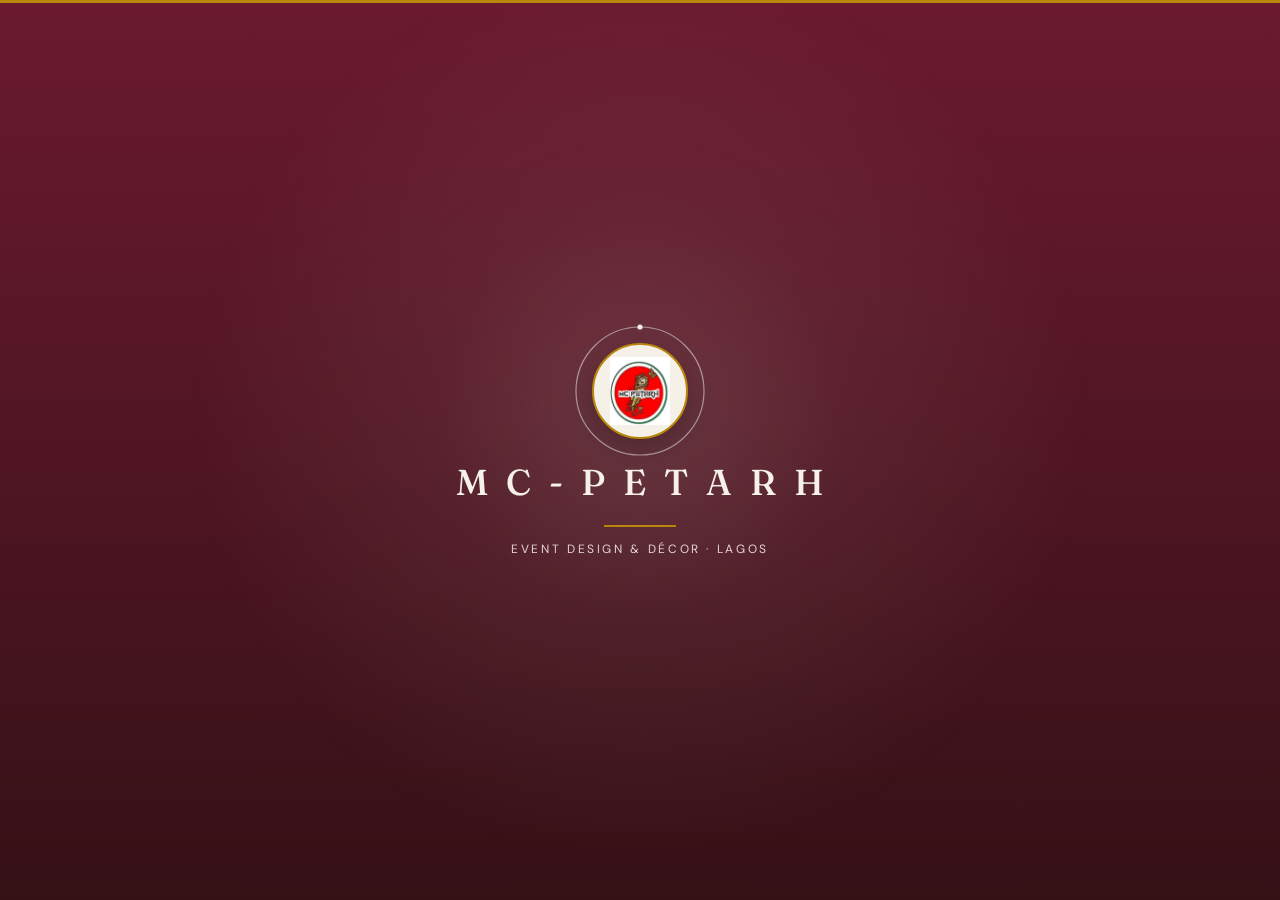
<file: index.html>
<!DOCTYPE html>
<html lang="en">
<head>
    <meta charset="UTF-8">
    <meta name="viewport" content="width=device-width, initial-scale=1.0, viewport-fit=cover">
    <meta name="description" content="MC-Petarh — event design and décor, Lagos">
    <meta name="theme-color" content=" #351116">
    <title>MC-Petarh</title>
    <link rel="preconnect" href="https://fonts.googleapis.com">
    <link rel="preconnect" href="https://fonts.gstatic.com" crossorigin>
    <link href="https://fonts.googleapis.com/css2?family=DM+Sans:opsz,wght@9..40,100..1000&display=swap" rel="stylesheet">
    <link href="https://fonts.googleapis.com/css2?family=Fraunces:opsz,wght,SOFT,WONK@9..144,100..900,0..100,0..1&display=swap" rel="stylesheet">
    <noscript><meta http-equiv="refresh" content="3;url=Landing.html"></noscript>

    <style>
        /* ---------- Colours (change these to restyle the whole page) ---------- */
        :root{
            --burgundy:      #6b1a2f;
            --burgundy-deep: #351116;
            --cream:         #F5F0E8;
            --gold:          #b8860b;
            --soft:          #e6d3d6;
        }

        *{ box-sizing: border-box; }

        html, body{
            margin: 0;
            height: 100%;
            overflow: hidden;
            background: var(--burgundy-deep);
        }

        /* Behind the cover: the next page, loading quietly.
           It starts slightly zoomed and settles into place as the cover lifts. */
        .stage{
            position: fixed; inset: 0;
            background: var(--burgundy-deep);
            transform: scale(1.07);
            transform-origin: 50% 60%;
            transition: transform 1.2s cubic-bezier(.76, 0, .24, 1);
            will-change: transform;
        }
        .is-leaving .stage{ transform: none; }
        .stage iframe{
            position: absolute; inset: 0;
            width: 100%; height: 100%;
            border: 0; pointer-events: none;
        }

        /* The burgundy cover, MC-PETARH in the centre */
        .cover{
            position: fixed;
            inset: 0;
            z-index: 10;
            background: linear-gradient(180deg, var(--burgundy) 0%, var(--burgundy-deep) 100%);
            display: flex;
            flex-direction: column;
            align-items: center;
            justify-content: center;
            text-align: center;
            transform: translateY(0);
            transition: transform 1.1s cubic-bezier(.76, 0, .24, 1);
            will-change: transform;
        }
        .cover::before{                      /* gold edge on top */
            content: "";
            position: absolute;
            left: 0; right: 0; top: 0;
            height: 3px;
            background: var(--gold);
            z-index: 2;
        }
        .cover::after{                       /* soft curved trailing edge, only seen while the cover lifts */
            content: "";
            position: absolute;
            left: -10%; right: -10%; top: 100%;
            height: 16vh;
            background: var(--burgundy-deep);
            border-radius: 0 0 50% 50% / 0 0 100% 100%;
        }
        .is-leaving .cover{ transform: translateY(calc(-100% - 16vh)); }

        /* ---------- Ambient background: breathing glow + drifting light ---------- */
        .glow, .fx{
            position: absolute; inset: 0;
            pointer-events: none;
            transform: translate3d(calc(var(--mx, 0) * -22px), calc(var(--my, 0) * -22px), 0);
            transition: transform .9s cubic-bezier(.2, .8, .2, 1);
        }
        .fx{
            overflow: hidden;
            transform: translate3d(calc(var(--mx, 0) * 16px), calc(var(--my, 0) * 16px), 0);
        }
        .glow i{                              /* cream light, very soft */
            position: absolute;
            left: 50%; top: 46%;
            width: 110vmax; height: 110vmax;
            margin: -55vmax 0 0 -55vmax;
            background: radial-gradient(circle, rgba(245,240,232,.16) 0%, rgba(245,240,232,.06) 20%, rgba(245,240,232,0) 46%);
            opacity: 0;
            animation: glowin 1.6s ease .1s forwards, breathe 7s ease-in-out 1.7s infinite alternate;
        }
        .fx i{                                /* floating bokeh */
            position: absolute;
            bottom: -14vh;
            left: var(--x);
            width: var(--s); height: var(--s);
            border-radius: 50%;
            background: radial-gradient(circle at 35% 35%, rgba(245,240,232,.95), rgba(245,240,232,0) 70%);
            opacity: 0;
            animation: drift var(--d) linear var(--dl) infinite;
            will-change: transform, opacity;
        }

        /* ---------- Centre content ---------- */
        .content{
            position: relative;
            z-index: 1;
            display: flex;
            flex-direction: column;
            align-items: center;
            transition: transform 1s cubic-bezier(.55, 0, .8, .4), opacity .7s ease .1s;
        }
        .is-leaving .content{
            transform: translateY(-18vh) scale(.96);
            opacity: 0;
        }

        .emblem{
            position: relative;
            width: 96px; height: 96px;
            margin-bottom: 20px;
            animation: float 5s ease-in-out 2s infinite alternate;
        }
        .ring{                                /* thin ring that draws itself, with a tiny orbiting dot */
            position: absolute;
            inset: -18px;
            width: 132px; height: 132px;
            overflow: visible;
            animation: spin 26s linear 2s infinite;
        }
        .ring-path{
            fill: none;
            stroke: rgba(245, 240, 232, .55);
            stroke-width: 1.2;
            stroke-linecap: round;
            stroke-dasharray: 402.2;
            stroke-dashoffset: 402.2;
            animation: draw 1.7s cubic-bezier(.4, 0, .2, 1) .35s forwards;
        }
        .ring-dot{
            fill: var(--cream);
            opacity: 0;
            animation: dotin .6s ease 1.8s forwards;
        }
        .mark{
            width: 100%; height: 100%;
            border-radius: 50%;
            background: var(--cream);
            border: 2px solid var(--gold);
            display: flex; align-items: center; justify-content: center;
            overflow: hidden;
            box-shadow: 0 10px 34px rgba(0, 0, 0, .28);
            animation: pop .95s cubic-bezier(.2, .8, .2, 1) .25s both;
        }
        .mark img{ width: 74%; height: 74%; object-fit: contain; display: block; }
        .mark span{
            font-family: "Fraunces", Georgia, serif;
            font-size: 30px; font-weight: 600;
            color: var(--burgundy);
        }

        .brand{
            margin: 0;
            font-family: "Fraunces", Georgia, serif;
            font-size: clamp(24px, 5vw, 36px);
            font-weight: 500;
            letter-spacing: .14em;
            color: var(--cream);
        }
        .brand .mask{                         /* each letter rises out of an invisible slot */
            display: inline-block;
            overflow: hidden;
            padding: .12em 0 .18em .14em;
            line-height: 1.1;
            vertical-align: top;
        }
        .brand i{
            display: inline-block;
            font-style: normal;
            opacity: 0;
            transform: translateY(115%);
            animation: letter .9s cubic-bezier(.2, .8, .2, 1) both;
            animation-delay: calc(.75s + var(--i) * .07s);
        }
        .line{
            display: block;
            height: 2px; width: 72px;
            margin: 16px 0 14px;
            background: var(--gold);
            transform: scaleX(0);
            animation: grow .85s cubic-bezier(.2, .8, .2, 1) 1.6s forwards;
        }
        .tag{
            margin: 0;
            font-family: "DM Sans", Arial, sans-serif;
            font-size: 12px;
            letter-spacing: .22em;
            text-transform: uppercase;
            color: var(--soft);
            animation: tagrise 1.1s ease 1.85s both;
        }

        /* ---------- Keyframes ---------- */
        @keyframes pop     { 0%{ opacity: 0; transform: scale(.6); } 60%{ opacity: 1; transform: scale(1.07); } 100%{ opacity: 1; transform: scale(1); } }
        @keyframes letter  { from{ opacity: 0; transform: translateY(115%); } to{ opacity: 1; transform: translateY(0); } }
        @keyframes grow    { from{ transform: scaleX(0); } to{ transform: scaleX(1); } }
        @keyframes tagrise { from{ opacity: 0; transform: translateY(10px); letter-spacing: .4em; } to{ opacity: 1; transform: translateY(0); letter-spacing: .22em; } }
        @keyframes draw    { to{ stroke-dashoffset: 0; } }
        @keyframes dotin   { to{ opacity: 1; } }
        @keyframes spin    { to{ transform: rotate(360deg); } }
        @keyframes float   { from{ transform: translateY(0); } to{ transform: translateY(-6px); } }
        @keyframes glowin  { to{ opacity: 1; } }
        @keyframes breathe { from{ transform: scale(1); } to{ transform: scale(1.14); } }
        @keyframes drift   {
            0%   { transform: translate3d(0, 0, 0); opacity: 0; }
            12%  { opacity: var(--o); }
            50%  { transform: translate3d(var(--sx), -60vh, 0); }
            88%  { opacity: var(--o); }
            100% { transform: translate3d(0, -120vh, 0); opacity: 0; }
        }

        @media (prefers-reduced-motion: reduce){
            .stage, .cover, .content, .glow, .fx{ transition: none; }
            .stage{ transform: none; }
            .fx{ display: none; }
            .glow i{ animation: none; opacity: 1; }
            .emblem, .ring, .mark{ animation: none; }
            .ring-path{ animation: none; stroke-dashoffset: 0; }
            .ring-dot{ animation: none; opacity: 1; }
            .brand i{ animation: none; opacity: 1; transform: none; }
            .line{ animation: none; transform: none; }
            .tag{ animation: none; }
        }
    </style>
</head>
<body>

    <!-- The next page, loading quietly behind the cover -->
    <div class="stage" aria-hidden="true">
        <iframe id="next" title="" tabindex="-1"></iframe>
    </div>

    <!-- The cover -->
    <main class="cover" id="cover">

        <div class="glow" aria-hidden="true"><i></i></div>
        <div class="fx" aria-hidden="true">
            <i style="--x:60%;--s:16px;--d:29s;--dl:-29s;--sx:46px;--o:0.18"></i>
            <i style="--x:78%;--s:7px;--d:18s;--dl:-16s;--sx:58px;--o:0.2"></i>
            <i style="--x:26%;--s:5px;--d:23s;--dl:-9s;--sx:-23px;--o:0.19"></i>
            <i style="--x:91%;--s:22px;--d:16s;--dl:-12s;--sx:59px;--o:0.22"></i>
            <i style="--x:86%;--s:7px;--d:25s;--dl:0s;--sx:-21px;--o:0.11"></i>
            <i style="--x:33%;--s:16px;--d:16s;--dl:-14s;--sx:46px;--o:0.19"></i>
            <i style="--x:28%;--s:16px;--d:19s;--dl:-9s;--sx:18px;--o:0.21"></i>
            <i style="--x:61%;--s:22px;--d:20s;--dl:-13s;--sx:-34px;--o:0.15"></i>
            <i style="--x:32%;--s:16px;--d:20s;--dl:0s;--sx:-54px;--o:0.22"></i>
            <i style="--x:54%;--s:5px;--d:29s;--dl:-9s;--sx:22px;--o:0.25"></i>
            <i style="--x:90%;--s:5px;--d:19s;--dl:-6s;--sx:-48px;--o:0.16"></i>
            <i style="--x:93%;--s:12px;--d:22s;--dl:-2s;--sx:-35px;--o:0.15"></i>
            <i style="--x:42%;--s:9px;--d:16s;--dl:-13s;--sx:-26px;--o:0.14"></i>
            <i style="--x:15%;--s:5px;--d:16s;--dl:-14s;--sx:29px;--o:0.21"></i>
            <i style="--x:27%;--s:12px;--d:24s;--dl:-6s;--sx:-44px;--o:0.2"></i>
            <i style="--x:17%;--s:12px;--d:22s;--dl:-6s;--sx:-35px;--o:0.24"></i>
        </div>

        <div class="content">
            <div class="emblem">
                <svg class="ring" viewBox="0 0 132 132" aria-hidden="true">
                    <circle class="ring-path" cx="66" cy="66" r="64"></circle>
                    <circle class="ring-dot" cx="66" cy="2" r="2.6"></circle>
                </svg>
                <div class="mark" id="mark"><img src="banga.png" alt="Logo-pic" id="logo" onerror="this.parentNode.innerHTML='<span>MP</span>'">
                </div>
            </div>
            <h1 class="brand" aria-label="MC-PETARH"><span class="mask" aria-hidden="true">
                <i style="--i:0">M</i>
                <i style="--i:1">C</i>
                <i style="--i:2">-</i>
                <i style="--i:3">P</i>
                <i style="--i:4">E</i>
                <i style="--i:5">T</i>
                <i style="--i:6">A</i>
                <i style="--i:7">R</i>
                <i style="--i:8">H</i>
            </span>
        </h1>
            
            <!-- This is the line that moves under the Logo+Pic -->
            <span class="line"></span>
            <!-- The end -->
            <p class="tag">Event design &amp; décor · Lagos</p>
        </div>
    </main>

<script>
    /* ---------- Settings ---------- */
    var AUTO_REDIRECT = true;        // false = just show the cover page and stay on it
    var TARGET   = 'Landing.html';   // the page to open next
    var MIN_MS   = 9000;             // how long the cover is shown before it scrolls up
    var MAX_MS   = 10000;             // stop waiting for the next page after this long
    var SLIDE_MS = 1150;             // matches the 1.1s slide in the CSS above

    var logo = document.getElementById('logo');
    if (logo && logo.complete && logo.naturalWidth === 0) {
        document.getElementById('mark').innerHTML = '<span>MP</span>';
    }

    var reduce = window.matchMedia && window.matchMedia('(prefers-reduced-motion: reduce)').matches;

    /* Gentle mouse parallax on the glow and floating light (desktop only) */
    if (!reduce && window.matchMedia && window.matchMedia('(pointer: fine)').matches) {
        var cover = document.getElementById('cover');
        window.addEventListener('mousemove', function (e) {
            cover.style.setProperty('--mx', (e.clientX / window.innerWidth - 0.5).toFixed(3));
            cover.style.setProperty('--my', (e.clientY / window.innerHeight - 0.5).toFixed(3));
        }, { passive: true });
    }

    var leaving = false;
    function redirect() {
        try { sessionStorage.setItem('pt-skip', '1'); } catch (e) {}
        window.location.replace(TARGET);
    }

    if (!AUTO_REDIRECT) {
    } else {
        if (reduce) {
            setTimeout(redirect, 900);
        } else {
            var frame = document.getElementById('next');
            var loaded = false, timeUp = false, maxUp = false;

            function maybeLeave() {
                if (leaving || !timeUp) { return; }
                if (!loaded && !maxUp) { return; }
                leaving = true;
                document.body.classList.add('is-leaving');   // cover scrolls UP
                setTimeout(redirect, SLIDE_MS);              // then redirect
            }

            frame.addEventListener('load', function () { loaded = true; maybeLeave(); });
            frame.src = TARGET;

            setTimeout(function () { timeUp = true; maybeLeave(); }, MIN_MS);
            setTimeout(function () { maxUp = true; timeUp = true; maybeLeave(); }, MAX_MS);
        }
    }
</script>
</body>
</html>
</file>
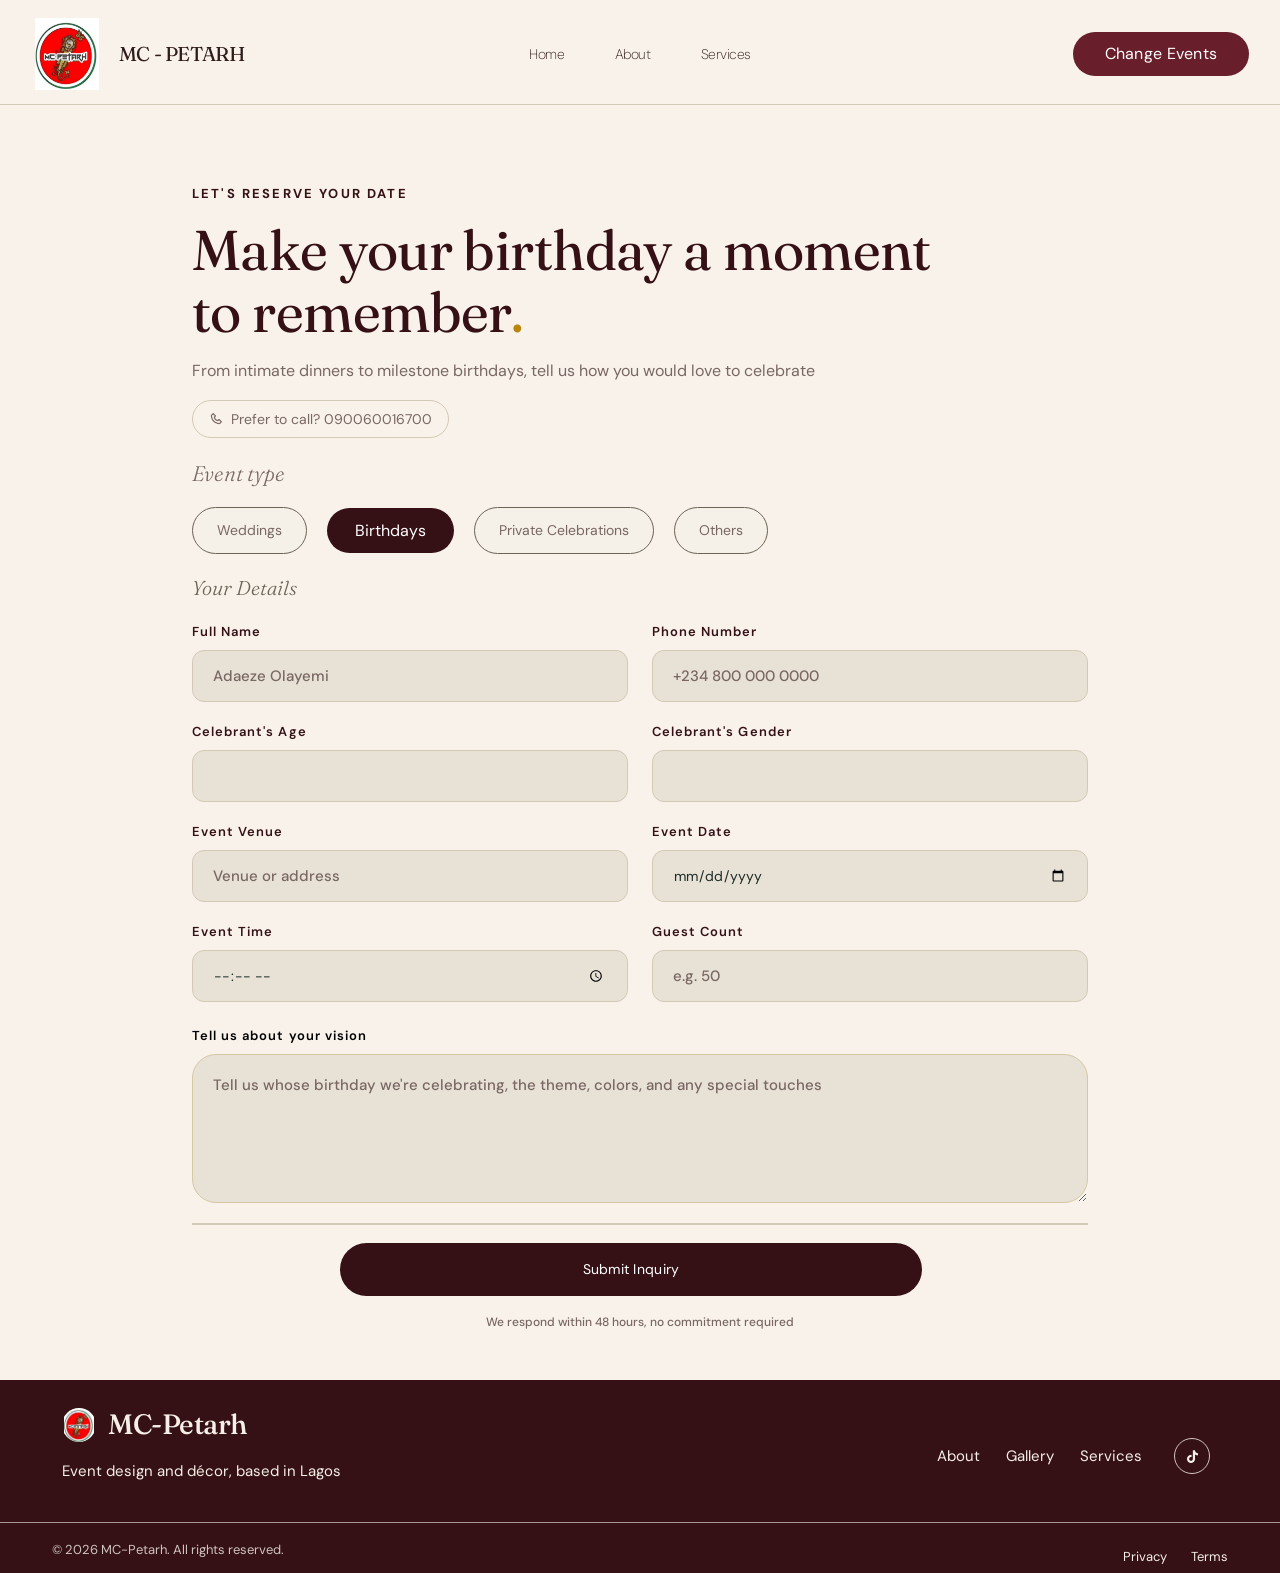
<file: Bday.html>
<!DOCTYPE html>
<html lang="en">
<head>
    <meta charset="UTF-8">
    <meta name="viewport" content="width=device-width, initial-scale=1.0">
    <meta name="description" content="Share your birthday event details with MC-Petarh.">
    <title>Birthday Event Décor | MC-Petarh</title>
    <link rel="preconnect" href="https://fonts.googleapis.com">
    <link rel="preconnect" href="https://fonts.gstatic.com" crossorigin>
    <link href="https://fonts.googleapis.com/css2?family=DM+Sans:opsz,wght@9..40,100..1000&display=swap" rel="stylesheet">
    <link rel="stylesheet" href="https://unpkg.com/boxicons@2.1.4/css/boxicons.min.css">
    <link href="https://fonts.googleapis.com/css2?family=Fraunces:opsz,wght,SOFT,WONK@9..144,100..900,0..100,0..1&display=swap" rel="stylesheet">
    <link rel="stylesheet" href="Bday.css">
</head>
<body>
    <!-- This is the navbar that reoccurs in every page -->
    <!-- INTRO HEAD BAR -->
    <div class="head-cont">
    <header class="top-style">
        <div class="top-right-style">
            <!-- The Company Logo plus Company Text -->
        <img src="banga.png" alt="Logo" class="logo">
        <p class="logo-text">MC - PETARH</p>
        </div>
        <!-- The Navbar Section -->
        <nav class="frst-cont">
                 <a href="Landing.html#home">Home</a>
                 <a href="Landing.html#about">About</a>
                 <a href="Landing.html#service">Services</a>
        </nav>
        <!-- Intro-Button -->
        <a href="booking-page.html" class="start-btn">Change Events</a>
    </header>
    </div>
    <main>
        <div class="frst-order-cont">
        <p class="motto">LET'S RESERVE YOUR DATE</p>
        <p class="intro-head-text">Make your birthday a moment<br>to remember<span class="fullstop">.</span></p>
        <p class="intro-text">From intimate dinners to milestone birthdays, tell us how you would love to celebrate</p>
        <!--  -->
        <!-- This is the fake btn for the header in oreder page -->
        <a class="contact-btn" href="tel:090060016700" aria-label="Call MC-Petarh at 090060016700">
            <i class="bx bx-phone" aria-hidden="true"></i>
            <span>Prefer to call? 090060016700</span>
        </a>
    
    <!-- This is the form and options part -->
        <p class="opt-hd-txt">Event type</p>
        <!-- Options disguised as Link Embedded Button -->
         <div class="options">
            <a href="couple.html" class="opt">Weddings</a>
            <span class="opt-Bday" aria-current="true">Birthdays</span>
            <a href="Party.html" class="opt-party">Private Celebrations</a>
            <a href="Others.html" class="opt-etc">Others</a>
         </div>
        <!-- The Form Filling Section Of the page -->
        <p class="form-hd-txt">Your Details</p>
        <form action="https://formsubmit.co/mc-petarhevents@gmail.com" method="POST">
            <input type="hidden" name="_subject" value="Birthday Inquiry">
            <div class="form-grid">
                <div class="form-field">
                    <label for="Cust_Id" class="form-label">Full Name</label>
                    <div class="input-box">
                        <input type="text" id="Cust_Id" name="full_name" placeholder="Adaeze Olayemi" required>
                    </div>
                </div>
                <div class="form-field">
                    <label for="Tel" class="form-label">Phone Number</label>
                    <div class="input-box">
                        <input type="tel" id="Tel" name="phone" placeholder="+234 800 000 0000" required>
                    </div>
                </div>
                <div class="form-field">
                    <label for="Celebrant's Age" class="form-label">Celebrant's Age</label>
                    <div class="input-box">
                        <input type="number" id="Celebrant's Age" name="Celebrant's Age" required>
                    </div>
                </div>
                <div class="form-field">
                    <label for="Celebrant's_Gender" class="form-label">Celebrant's Gender</label>
                    <div class="input-box">
                        <input type="text" id="Celebrant's_Gender" name="Celebrant's_Gender" required>
                    </div>
                </div>
                <div class="form-field">
                    <label for="event-venue" class="form-label">Event Venue</label>
                    <div class="input-box">
                        <input type="text" id="event-venue" name="event_venue" placeholder="Venue or address" required>
                    </div>
                </div>
                <div class="form-field">
                    <label for="event-date" class="form-label">Event Date</label>
                    <div class="input-box">
                        <input type="date" id="event-date" name="event_date" required>
                    </div>
                </div>
                <div class="form-field">
                    <label for="event-time" class="form-label">Event Time</label>
                    <div class="input-box">
                        <input type="time" id="event-time" name="event_time" required>
                    </div>
                </div>
                 <div class="form-field">
                    <label for="guest-count" class="form-label">Guest Count</label>
                    <div class="input-box">
                        <input type="number" id="guest-count" name="guest_count" min="1" placeholder="e.g. 50" required>
                    </div>
                </div>
            </div>
            <div class="vision-field">
                <label for="text-area" class="label-text">Tell us about your vision</label>
                <div class="input-txt-box">
                    <textarea id="text-area" name="vision" placeholder="Tell us whose birthday we're celebrating, the theme, colors, and any special touches" required class="talk-box"></textarea>
                </div>
            </div>
            <div class="bottom-style">
                <button class="btn" type="submit">Submit Inquiry</button>
                <br>
                <p class="bttm-txt">We respond within 48 hours, no commitment required</p>
            </div>
        </form>
    </div>
    </main>
    <!-- This is the activated footer code -->
        <footer class="site-footer">
        <div class="footer-style">
            <div class="footer-brand">
                <div class="brand-wrap">
                    <img src="banga.png" alt="Logo" class="footer-logo">
                    <p class="footer-logo-text">MC-Petarh</p>
                </div>
                <p class="footer-tagline">Event design and décor, based in Lagos</p>
            </div>

            <div class="handle-box">
                <a href="Landing.html#about" class="footer-link">About</a>
                <a href="Showroom.html" class="footer-link">Gallery</a>
                <a href="Landing.html#service" class="footer-link">Services</a>

                <div class="social-links">
                    <a href="https://www.tiktok.com/@mcpetarhofficial" class="social-icon" aria-label="TikTok" target="_blank" rel="noopener noreferrer">
                        <i class="bx bxl-tiktok"></i>
                    </a>
                </div>
            </div>
        </div>

        <div class="footer-bottom">
            <p>© 2026 MC-Petarh. All rights reserved.</p>
            <div class="bottom-links">
                 <!-- Fetch an AI drafted privacy and terms and condition page and then link; online sighting ! -->
                <a href="Privacy.html" class="footer-link small">Privacy</a>
                <a href="Terms.html" class="footer-link small">Terms</a>
            </div>
        </div>
    </footer>
    <!--  -->
</body>
</html>
</file>
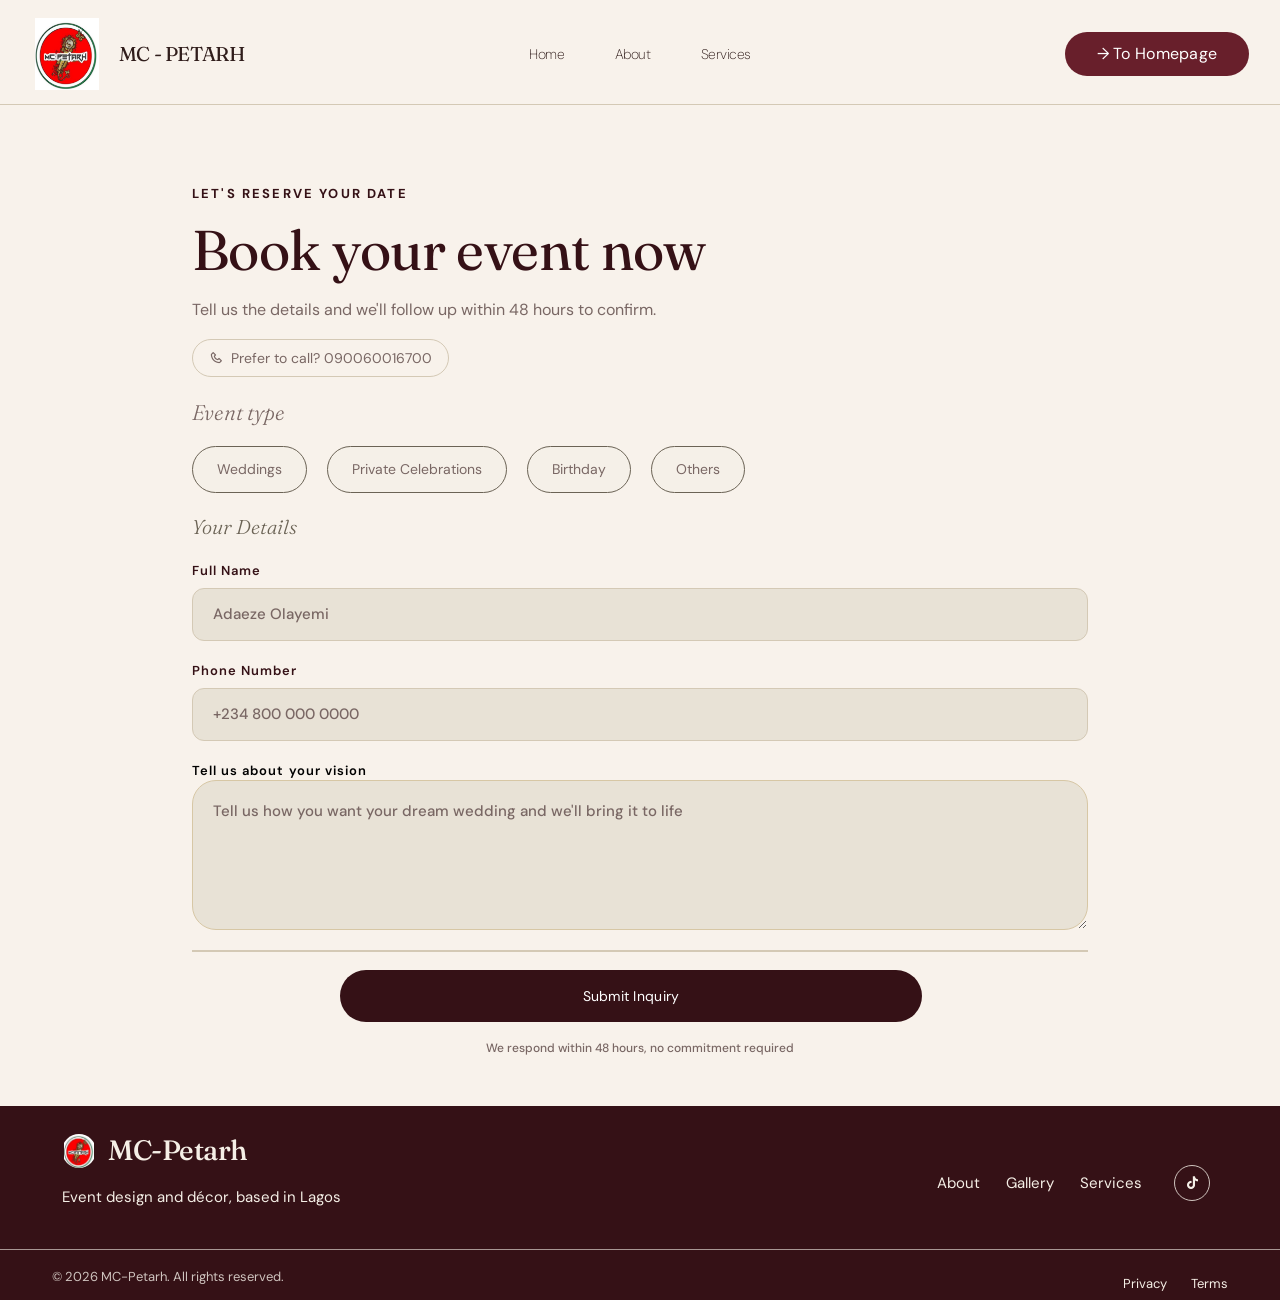
<file: booking-page.html>
<!DOCTYPE html>
<html lang="en">
<head>
    <meta charset="UTF-8">
    <meta name="viewport" content="width=device-width, initial-scale=1.0">
    <meta name="description" content="Plan an event with MC-Petarh.">
    <title>Plan an Event | MC-Petarh</title>
    <link rel="preconnect" href="https://fonts.googleapis.com">
    <link rel="preconnect" href="https://fonts.gstatic.com" crossorigin>
    <link href="https://fonts.googleapis.com/css2?family=DM+Sans:opsz,wght@9..40,100..1000&display=swap" rel="stylesheet">
    <link href="https://fonts.googleapis.com/css2?family=Fraunces:opsz,wght,SOFT,WONK@9..144,100..900,0..100,0..1&display=swap" rel="stylesheet">
    <link rel="stylesheet" href="https://unpkg.com/boxicons@2.1.4/css/boxicons.min.css">
    <link rel="stylesheet" href="booking-page.css">
</head>
<body>
    <!-- THis is the top head section of the page -->
    <div class="head-cont">
    <header class="top-style">
        <div class="top-right-style">
            <!-- The Company Logo plus Company Text -->
        <img src="banga.png" alt="MC-Petarh logo" class="logo">
        <p class="logo-text">MC - PETARH</p>
        </div>
        <!-- The Navbar Section -->
        <nav class="frst-cont">
                 <a href="Landing.html#home" class="link-style">Home</a>
                 <a href="Landing.html#about" class="link-style">About</a>
                 <a href="Landing.html#service" class="link-style">Services</a>
        </nav>
        <!-- Left Intro-Button -->
        <a href="Landing.html" class="start-btn"><span aria-hidden="true">&rarr;</span> To Homepage</a>
    </header>
    </div>
    <div class="frst-order-cont">
        <p class="motto">LET'S RESERVE YOUR DATE</p>
        <p class="intro-head-text"> Book your event now</p>
        <p class="intro-text">Tell us the details and we'll follow up within 48 hours to confirm.</p>
        <!-- This is the fake btn for the header in oreder page -->
        <a class="contact-btn" href="tel:090060016700" aria-label="Call MC-Petarh at 090060016700">
            <i class="bx bx-phone" aria-hidden="true"></i>
            <span>Prefer to call? 090060016700</span>
        </a>
    
    <!-- This is the form and options part -->
    <main>
        <p class="opt-hd-txt">Event type</p>
        <!-- Options disguised as Link Embedded Button -->
         <div class="options">
            <a href="couple.html" class="opt">Weddings</a>
            <a href="Party.html" class="opt-party">Private Celebrations</a>
            <a href="Bday.html" class="opt-Bday">Birthday</a>
            <a href="Others.html" class="opt-etc">Others</a>
         </div>
        <!-- The Form Filling Section Of the page -->
        <p class="form-hd-txt">Your Details</p>
        <form action="https://formsubmit.co/mc-petarhevents@gmail.com" method="POST">
                <input type="hidden" name="_subject" value="New event booking inquiry">
                <div class="form-grid">
                    <div class="form-field">
                        <label for="Cust_Id" class="form-label">Full Name</label>
                        <div class="input-box">
                            <input type="text" id="Cust_Id" name="full_name" placeholder="Adaeze Olayemi" autocomplete="name" required>
                        </div>
                    </div>
                    <div class="form-field">
                        <label for="Tel" class="form-label">Phone Number</label>
                        <div class="input-box">
                            <input type="tel" id="Tel" name="phone" placeholder="+234 800 000 0000" autocomplete="tel" required>
                        </div>
                    </div>
                </div>
                <label for="text-area" class="label-text">Tell us about your vision</label>
                <div class="input-txt-box">
                    <textarea id="text-area" name="vision" placeholder="Tell us how you want your dream wedding and we'll bring it to life" required class="talk-box"></textarea>
                </div>
                <div class="bottom-style">
                    <button class="btn" type="submit">Submit Inquiry</button>
                    <br>
                    <p class="bttm-txt">We respond within 48 hours, no commitment required</p>
                </div>
        </form>
    </main>
    </div>
    <footer class="site-footer">
        <div class="footer-style">
            <div class="footer-brand">
                <div class="brand-wrap">
                    <img src="banga.png" alt="Logo" class="footer-logo">
                    <p class="footer-logo-text">MC-Petarh</p>
                </div>
                <p class="footer-tagline">Event design and décor, based in Lagos</p>
            </div>

            <div class="handle-box">
                <a href="Landing.html#about" class="footer-link">About</a>
                <a href="Showroom.html" class="footer-link">Gallery</a>
                <a href="Landing.html#service" class="footer-link">Services</a>

                <div class="social-links">
                    <a href="https://www.tiktok.com/@mcpetarhofficial" class="social-icon" aria-label="TikTok" target="_blank" rel="noopener noreferrer">
                        <i class="bx bxl-tiktok"></i>
                    </a>
                </div>
            </div>
        </div>

        <div class="footer-bottom">
            <p>© 2026 MC-Petarh. All rights reserved.</p>
            <div class="bottom-links">
                <!-- Fetch an AI drafted privacy and terms and condition page and then link; online sighting -->
                <a href="Privacy.html" class="footer-link small">Privacy</a>
                <a href="Terms.html" class="footer-link small">Terms</a>
            </div>
        </div>
    </footer>
</body>
</html>
</file>
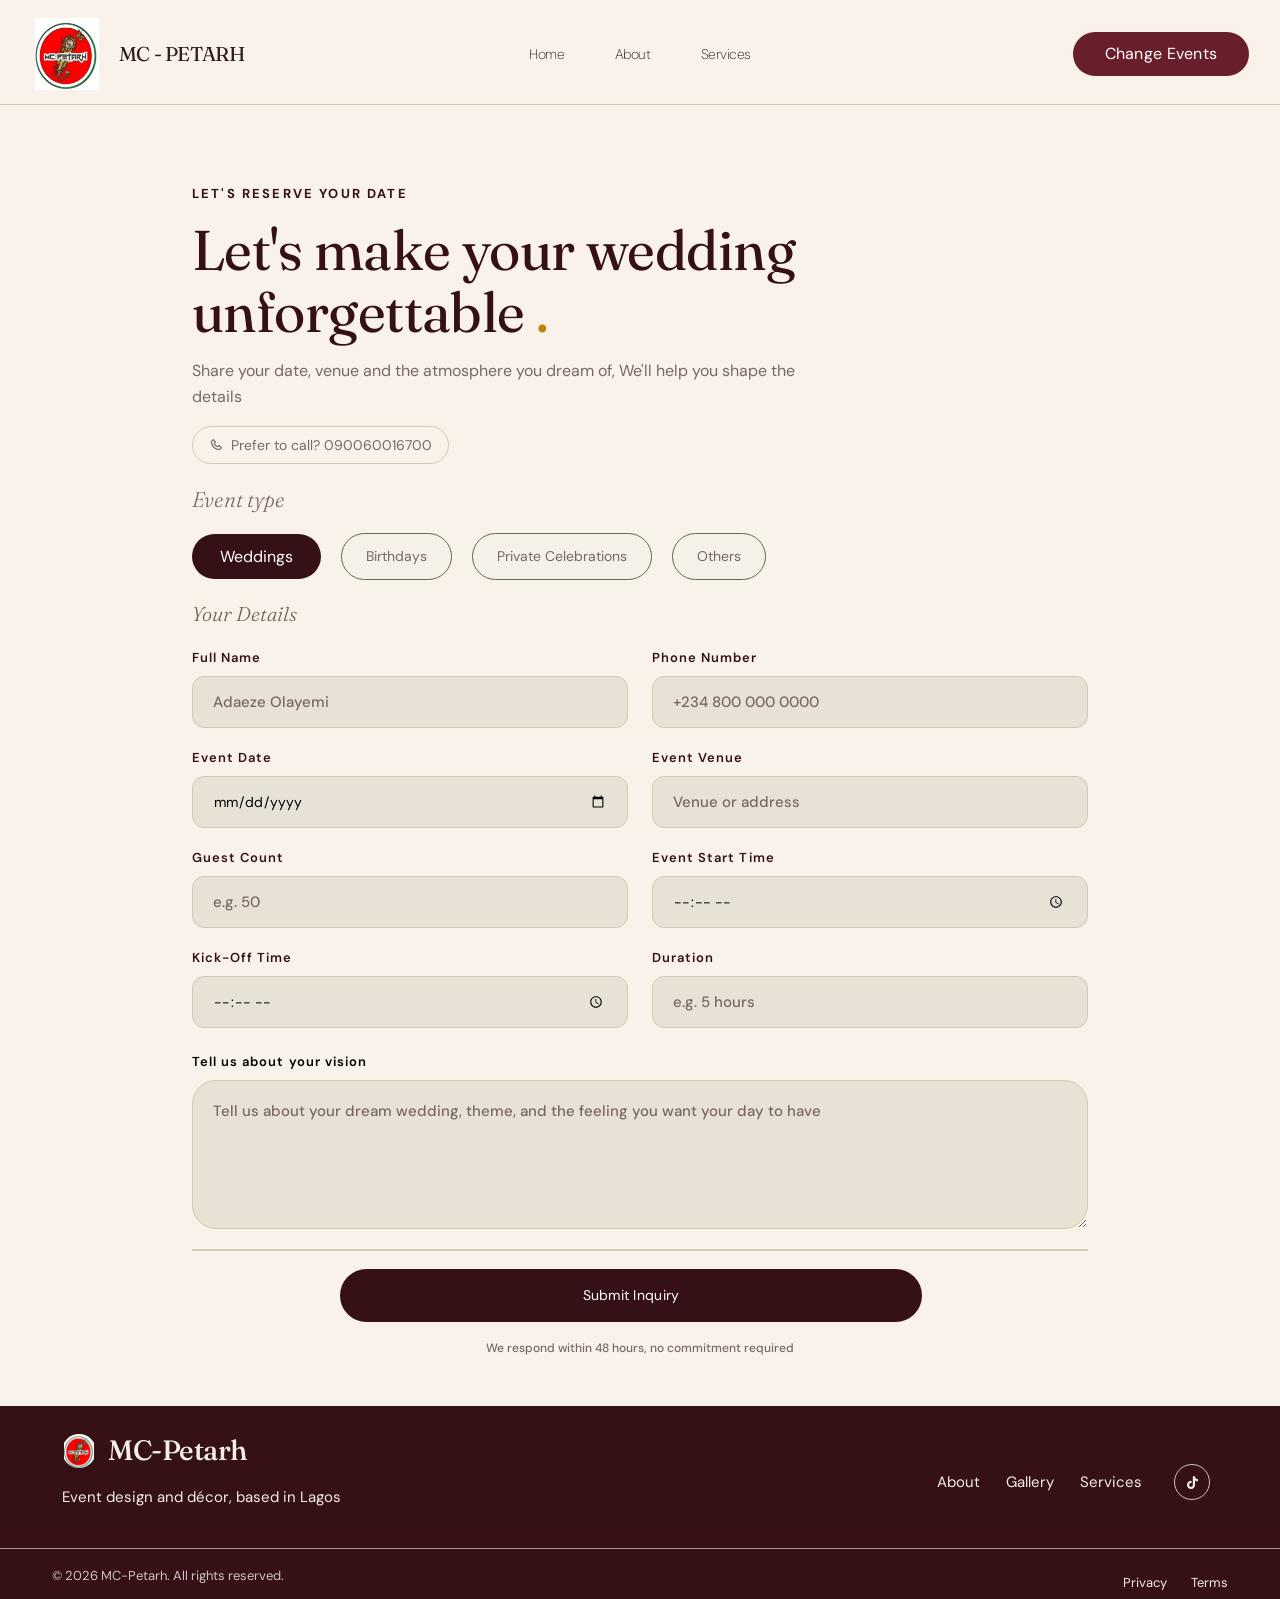
<file: couple.html>
<!DOCTYPE html>
<html lang="en">
<head>
    <meta charset="UTF-8">
    <meta name="viewport" content="width=device-width, initial-scale=1.0">
    <meta name="description" content="Share your wedding event details with MC-Petarh.">
    <title>Wedding Event Décor | MC-Petarh</title>
    <link rel="preconnect" href="https://fonts.googleapis.com">
    <link rel="preconnect" href="https://fonts.gstatic.com" crossorigin>
    <link href="https://fonts.googleapis.com/css2?family=DM+Sans:opsz,wght@9..40,100..1000&display=swap" rel="stylesheet">
    <link rel="stylesheet" href="https://unpkg.com/boxicons@2.1.4/css/boxicons.min.css">
    <link href="https://fonts.googleapis.com/css2?family=Fraunces:opsz,wght,SOFT,WONK@9..144,100..900,0..100,0..1&display=swap" rel="stylesheet">
    <link rel="stylesheet" href="Couple.css">
</head>
<body>
    <!-- This is the navbar that reoccurs in every page -->
    <!-- INTRO HEAD BAR -->
    <div class="head-cont">
    <header class="top-style">
        <div class="top-right-style">
            <!-- The Company Logo plus Company Text -->
        <img src="banga.png" alt="Logo" class="logo">
        <p class="logo-text">MC - PETARH</p>
        </div>
        <!-- The Navbar Section -->
        <nav class="frst-cont">
                 <a href="Landing.html#home">Home</a>
                 <a href="Landing.html#about">About</a>
                 <a href="Landing.html#service">Services</a>
        </nav>
        <!-- Intro-Button -->
        <a href="booking-page.html" class="start-btn">Change Events</a>
    </header>
    </div>
    <main>
        <!-- The page needs re-editing -->
        <div class="frst-order-cont">
        <p class="motto">LET'S RESERVE YOUR DATE</p>
        <p class="intro-head-text">Let's make your wedding unforgettable <span class="fullstop">.</span></p>
        <p class="intro-text">Share your date, venue and the atmosphere you dream of, We'll help you shape the<br>details</p>
        <!--  -->
        <!-- This is the fake btn for the header in oreder page -->
        <a class="contact-btn" href="tel:090060016700" aria-label="Call MC-Petarh at 090060016700">
            <i class="bx bx-phone" aria-hidden="true"></i>
            <span>Prefer to call? 090060016700</span>
        </a>
    
    <!-- This is the form and options part -->
        <p class="opt-hd-txt">Event type</p>
        <!-- Options disguised as Link Embedded Button -->
         <div class="options">
             <span class="opt" aria-current="true">Weddings</span>
             <a href="Bday.html" class="opt-Bday">Birthdays</a>
            <a href="Party.html" class="opt-party">Private Celebrations</a>
            <a href="Others.html" class="opt-etc">Others</a>
         </div>
        <!-- The Form Filling Section Of the page -->
        <p class="form-hd-txt">Your Details</p>
        <form action="https://formsubmit.co/mc-petarhevents@gmail.com" method="POST">
            <input type="hidden" name="_subject" value="Wedding Inquiry">
            <div class="form-grid">
                <div class="form-field">
                    <label for="Cust_Id" class="form-label">Full Name</label>
                    <div class="input-box">
                        <input type="text" id="Cust_Id" name="full_name" placeholder="Adaeze Olayemi" required>
                    </div>
                </div>
                <div class="form-field">
                    <label for="Tel" class="form-label">Phone Number</label>
                    <div class="input-box">
                        <input type="tel" id="Tel" name="phone" placeholder="+234 800 000 0000" required>
                    </div>
                </div>
                <div class="form-field">
                    <label for="event-date" class="form-label">Event Date</label>
                    <div class="input-box">
                        <input type="date" id="event-date" name="event_date">
                    </div>
                </div>
                <div class="form-field">
                    <label for="event-venue" class="form-label">Event Venue</label>
                    <div class="input-box">
                        <input type="text" id="event-venue" name="event_venue" placeholder="Venue or address">
                    </div>
                </div>
                <div class="form-field">
                    <label for="guest-count" class="form-label">Guest Count</label>
                    <div class="input-box">
                        <input type="number" id="guest-count" name="guest_count" min="1" placeholder="e.g. 50">
                    </div>
                </div>
                <div class="form-field">
                    <label for="event-time" class="form-label">Event Start Time</label>
                    <div class="input-box">
                        <input type="time" id="event-time" name="event_time">
                    </div>
                </div>
                    <div class="form-field">
                <label for="kickoff-time" class="form-label">Kick-Off Time</label>
                    <div class="input-box">
                    <input type="time" id="kickoff-time" name="kickoff_time">
                    </div>
                </div>
                <div class="form-field">
                <label for="event-duration" class="form-label">Duration</label>
                    <div class="input-box">
                    <input type="text" id="event-duration" name="event_duration" placeholder="e.g. 5 hours">
                    </div>
                </div>
            </div>
            <div class="vision-field">
                <label for="text-area" class="label-text">Tell us about your vision</label>
                <div class="input-txt-box">
                    <textarea id="text-area" name="vision" placeholder="Tell us about your dream wedding, theme, and the feeling you want your day to have" required class="talk-box"></textarea>
                </div>
            </div>
            <div class="bottom-style">
                <button class="btn" type="submit">Submit Inquiry</button>
                <br>
                <p class="bttm-txt">We respond within 48 hours, no commitment required</p>
            </div>
        </form>
        <!--  
        <div class="chat">
            <h5>PREFER TO TEXT?</h5>
            <h2>Let's talk about your event.</h2>
            <p>Rather send a quick message? Reveal our contact number, or open Whatsapp with your event details ready to send.</p>
            <a href="">Contact number</a>
        </div>
      -->
    </div>
</main>
    <!-- This is the activated footer code -->
        <footer class="site-footer">
        <div class="footer-style">
            <div class="footer-brand">
                <div class="brand-wrap">
                    <img src="banga.png" alt="Logo" class="footer-logo">
                    <p class="footer-logo-text">MC-Petarh</p>
                </div>
                <p class="footer-tagline">Event design and décor, based in Lagos</p>
            </div>

            <div class="handle-box">
                <a href="Landing.html#about" class="footer-link">About</a>
                <a href="Showroom.html" class="footer-link">Gallery</a>
                <a href="Landing.html#service" class="footer-link">Services</a>

                <div class="social-links">
                    <a href="https://www.tiktok.com/@mcpetarhofficial" class="social-icon" aria-label="TikTok" target="_blank" rel="noopener noreferrer">
                        <i class="bx bxl-tiktok"></i>
                    </a>
                </div>
            </div>
        </div>

        <div class="footer-bottom">
            <p>© 2026 MC-Petarh. All rights reserved.</p>
            <div class="bottom-links">
                 <!-- Fetch an AI drafted privacy and terms and condition page and then link; online sighting ! -->
                <a href="Privacy.html" class="footer-link small">Privacy</a>
                <a href="Terms.html" class="footer-link small">Terms</a>
            </div>
        </div>
    </footer>
    <!--  -->
</body>
</html>
</file>
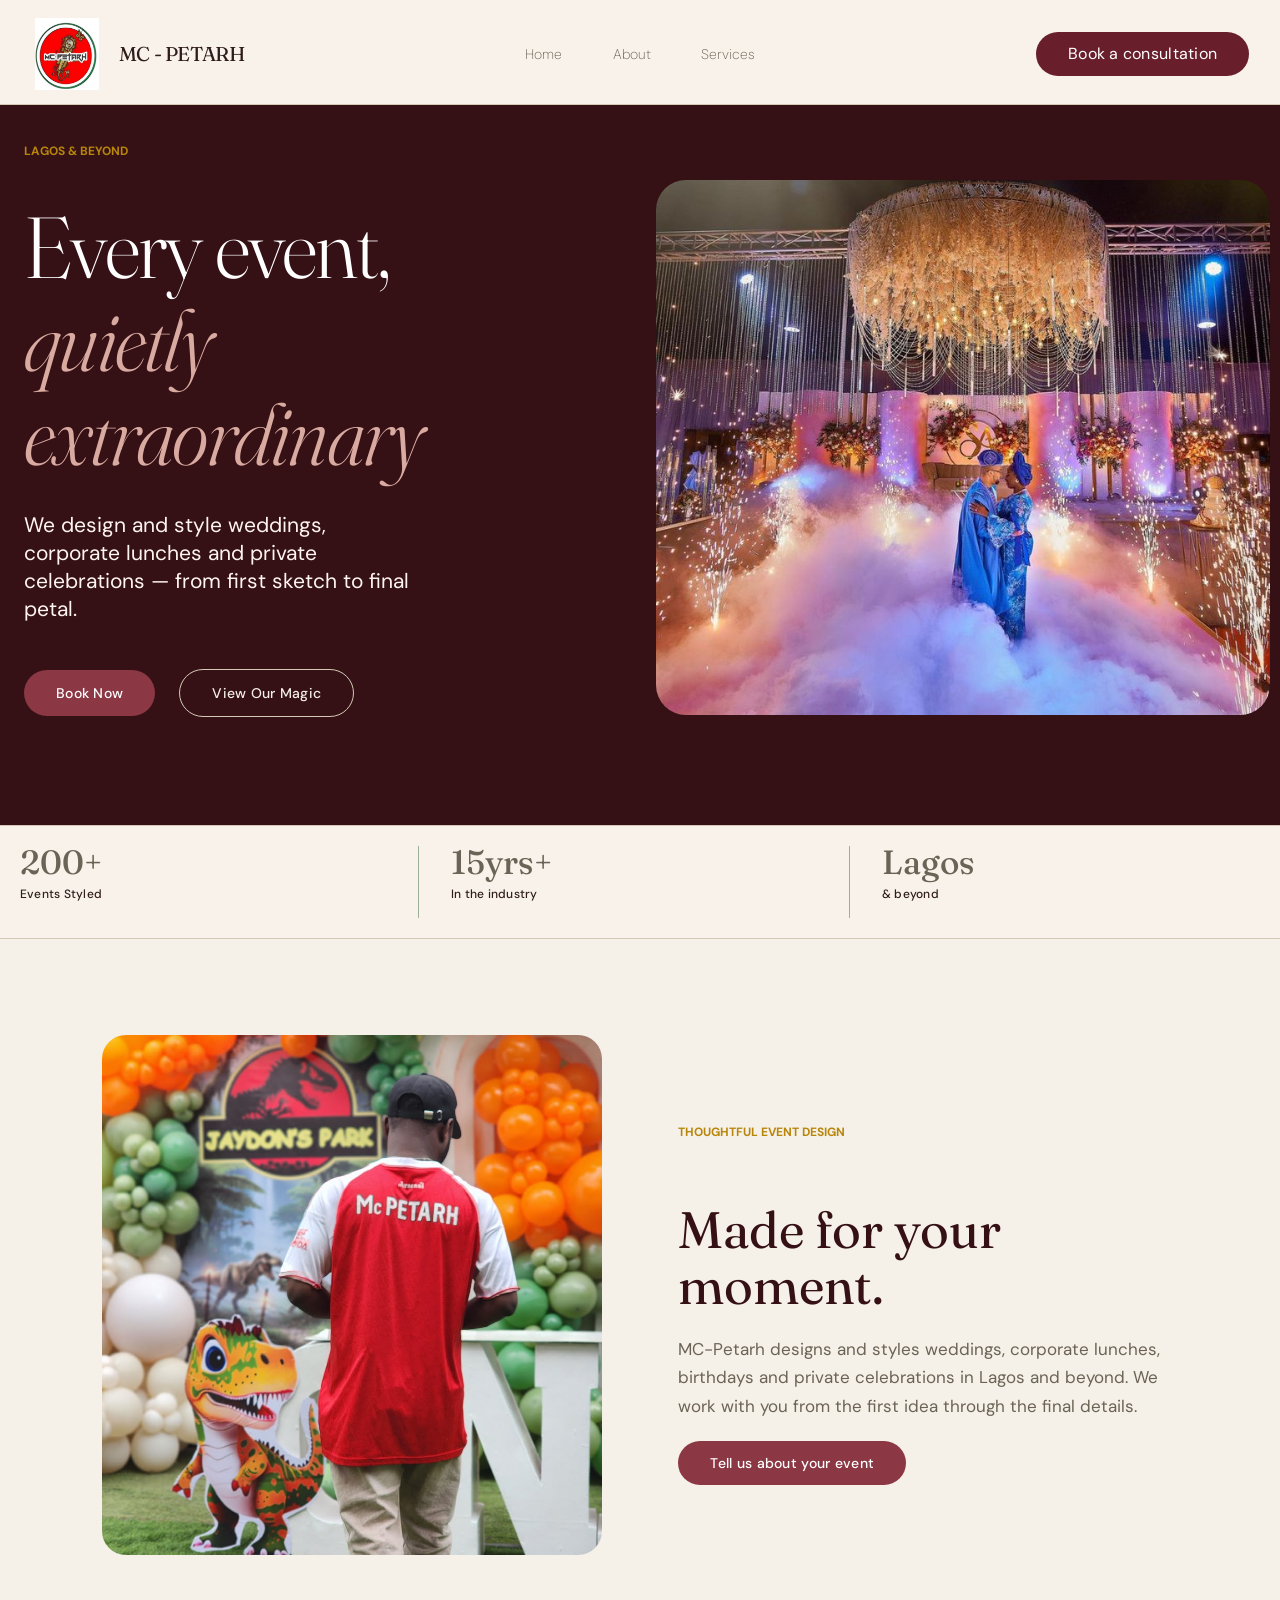
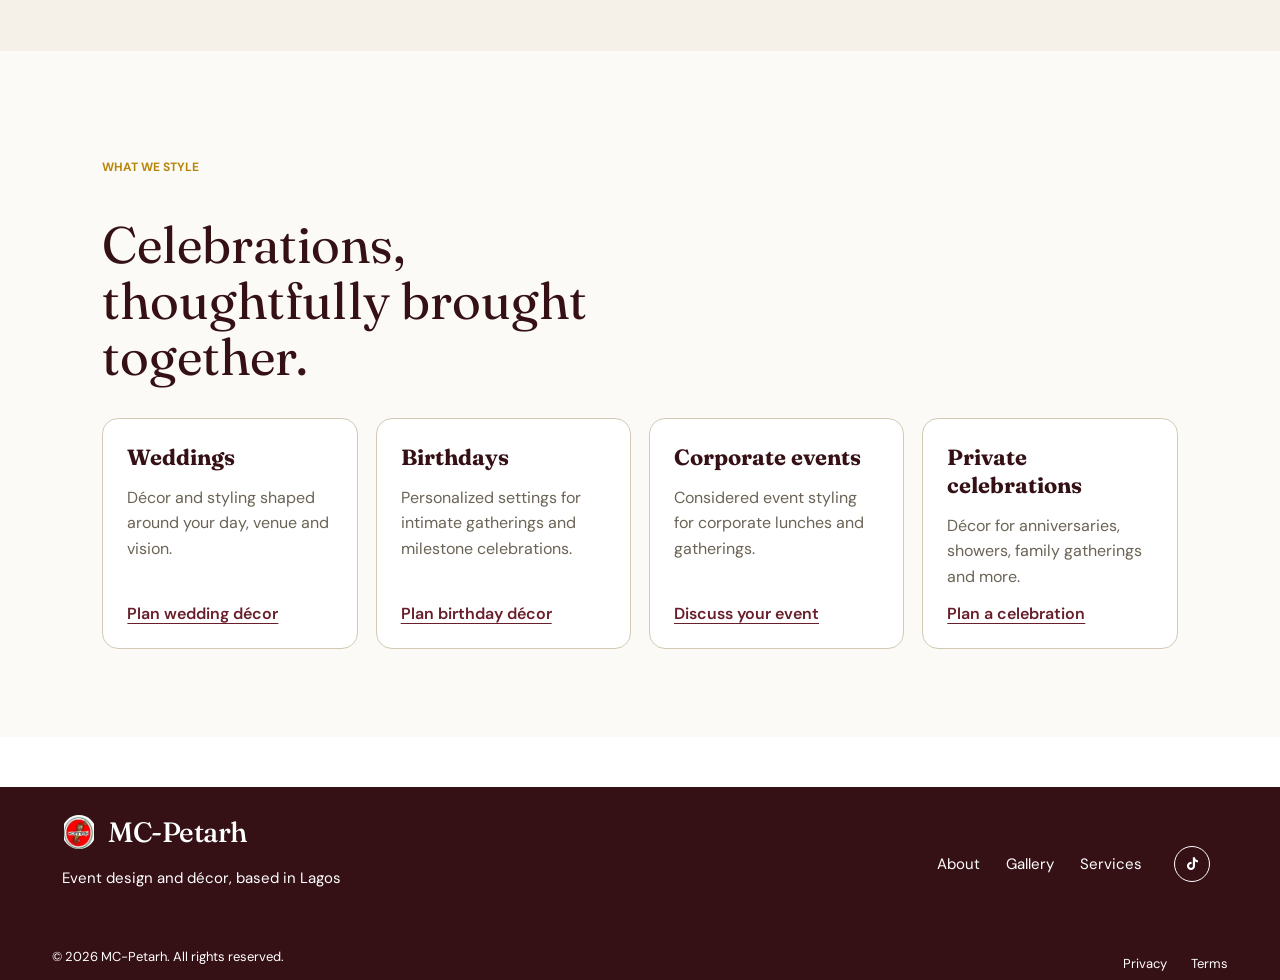
<file: Landing.html>
<!DOCTYPE html>
<html lang="en">
<head>
    <meta charset="UTF-8">
    <meta name="viewport" content="width=device-width, initial-scale=1.0">
    <meta name="description" content="MC-Petarh event design and décor in Lagos and beyond.">
    <title>MC-Petarh | Event Design &amp; Décor</title>
    <link rel="preconnect" href="https://fonts.googleapis.com">
    <link rel="preconnect" href="https://fonts.gstatic.com" crossorigin>
    <link href="https://fonts.googleapis.com/css2?family=DM+Sans:opsz,wght@9..40,100..1000&display=swap" rel="stylesheet">
    <link rel="stylesheet" href="https://unpkg.com/boxicons@2.1.4/css/boxicons.min.css">
    <link href="https://fonts.googleapis.com/css2?family=Fraunces:opsz,wght,SOFT,WONK@9..144,100..900,0..100,0..1&display=swap" rel="stylesheet">
    <link rel="stylesheet" href="Landing.css">
</head>
<body>
    <section id="home"></section>
    <!-- INTRO HEAD BAR -->
    <div class="head-cont">
        <header class="top-style">
            <div class="top-right-style">
                <!-- The Company Logo plus Company Text -->
        <img src="banga.png" alt="Logo" class="logo">
        <p class="logo-text">MC - PETARH</p>
        </div>
        <!-- The Navbar Section -->
        <nav class="frst-cont">
                <a href="#home" class="link-style">Home</a>
                <a href="#about" class="link-style">About</a>
                <a href="#service" class="link-style">Services</a>
        </nav>
        <!-- Intro-Button -->
        <!-- Add a blank page transition -->
        <a href="booking-page.html" class="start-btn" target="_blank" n>Book a consultation</a>
        <!--The end  -->
    </header>
</div>
<section>
    <!-- SECTION ONE BEGINS HERE -->
    <main class="snd-cont">
        <!-- THE SAMPLE PICS -->
        <div class="landing-img">
            <img src="landing.jpg" alt="Colorful balloon décor at a children's celebration">
        </div>
        <!-- THE INTRO-TEXTS -->
        <div class="Text-cont">
            <div class="text-cont">
                <p class="motto-text">LAGOS &amp; BEYOND</p>
                <h1 class="Big-Text">Every event,<span class="inline"><br>quietly <br>extraordinary</span></h1>
                <p class="Small-text">We design and style weddings, corporate lunches and private celebrations — from first sketch to final petal.</p>
                </div>
                <!-- DUO BUTTONS -->
                <div class="cta-group">
                    <a href="booking-page.html" class="book-btn">Book Now</a>
                    <a href="Showroom.html" class="view-btn">View Our Magic</a>
                </div>
            </div>
        </div>
    </main>
<!-- THE ACHIEVEMENT AREA -->
<footer class="feats-cont">
        <div class="feats-amount">
            <h6>200+</h6>
            <p class="small-text">Events Styled</p>
         </div>
        <div class="feats-time">
            <h6>15yrs+</h6>
            <p class="small-text">In the industry</p>
        </div>
        <div class="feats-location">
        <h6>Lagos</h6>
        <p class="small-text">&amp; beyond</p>
        </div>
</footer>
<section class="info-page about-cont" id="about" aria-labelledby="about-title">
    <div class="about-wrap">
        <img class="about-image" src="Background.png" alt="A wedding reception styled with floral lights and a dramatic chandelier">
        <div class="about-copy">
            <p class="motto-text">THOUGHTFUL EVENT DESIGN</p>
            <h2 class="section-title" id="about-title">Made for your moment.</h2>
            <p class="about-text">MC-Petarh designs and styles weddings, corporate lunches, birthdays and private celebrations in Lagos and beyond. We work with you from the first idea through the final details.</p>
            <a class="book-btn" href="booking-page.html">Tell us about your event</a>
        </div>
    </div>
</section>
<section class="services-section" id="service" aria-labelledby="services-title">
    <div class="services-wrap">
        <p class="motto-text">WHAT WE STYLE</p>
        <h2 class="section-title" id="services-title">Celebrations, thoughtfully brought together.</h2>
        <div class="services-grid">
            <article class="service-card">
                <h3>Weddings</h3>
                <p>Décor and styling shaped around your day, venue and vision.</p>
                <a href="couple.html">Plan wedding décor</a>
            </article>
            <article class="service-card">
                <h3>Birthdays</h3>
                <p>Personalized settings for intimate gatherings and milestone celebrations.</p>
                <a href="Bday.html">Plan birthday décor</a>
            </article>
            <article class="service-card">
                <h3>Corporate events</h3>
                <p>Considered event styling for corporate lunches and gatherings.</p>
                <a href="Others.html">Discuss your event</a>
            </article>
            <article class="service-card">
                <h3>Private celebrations</h3>
                <p>Décor for anniversaries, showers, family gatherings and more.</p>
                <a href="Party.html">Plan a celebration</a>
            </article>
        </div>
    </div>
</section>
<footer class="site-footer">
        <div class="footer-style">
            <div class="footer-brand">
                <div class="brand-wrap">
                    <img src="banga.png" alt="Logo" class="footer-logo">
                    <p class="footer-logo-text">MC-Petarh</p>
                </div>
                <p class="footer-tagline">Event design and décor, based in Lagos</p>
            </div>

            <div class="handle-box">
                <a href="Landing.html#about" class="footer-link">About</a>
                <a href="Showroom.html" class="footer-link">Gallery</a>
                <a href="Landing.html#service" class="footer-link">Services</a>

                <div class="social-links">
                    <a href="https://www.tiktok.com/@mcpetarhofficial" class="social-icon" aria-label="TikTok" target="_blank" rel="noopener noreferrer">
                        <i class="bx bxl-tiktok"></i>
                    </a>
                </div>
            </div>
        </div>

        <div class="footer-bottom">
            <p>© 2026 MC-Petarh. All rights reserved.</p>
            <div class="bottom-links">
                 <!-- Fetch an AI drafted privacy and terms and condition page and then link; online sighting ! -->
                <a href="Privacy.html" class="footer-link small">Privacy</a>
                <a href="Terms.html" class="footer-link small">Terms</a>
            </div>
        </div>
    </footer>
    <!--  -->
</section>
</body>
</html>
</file>
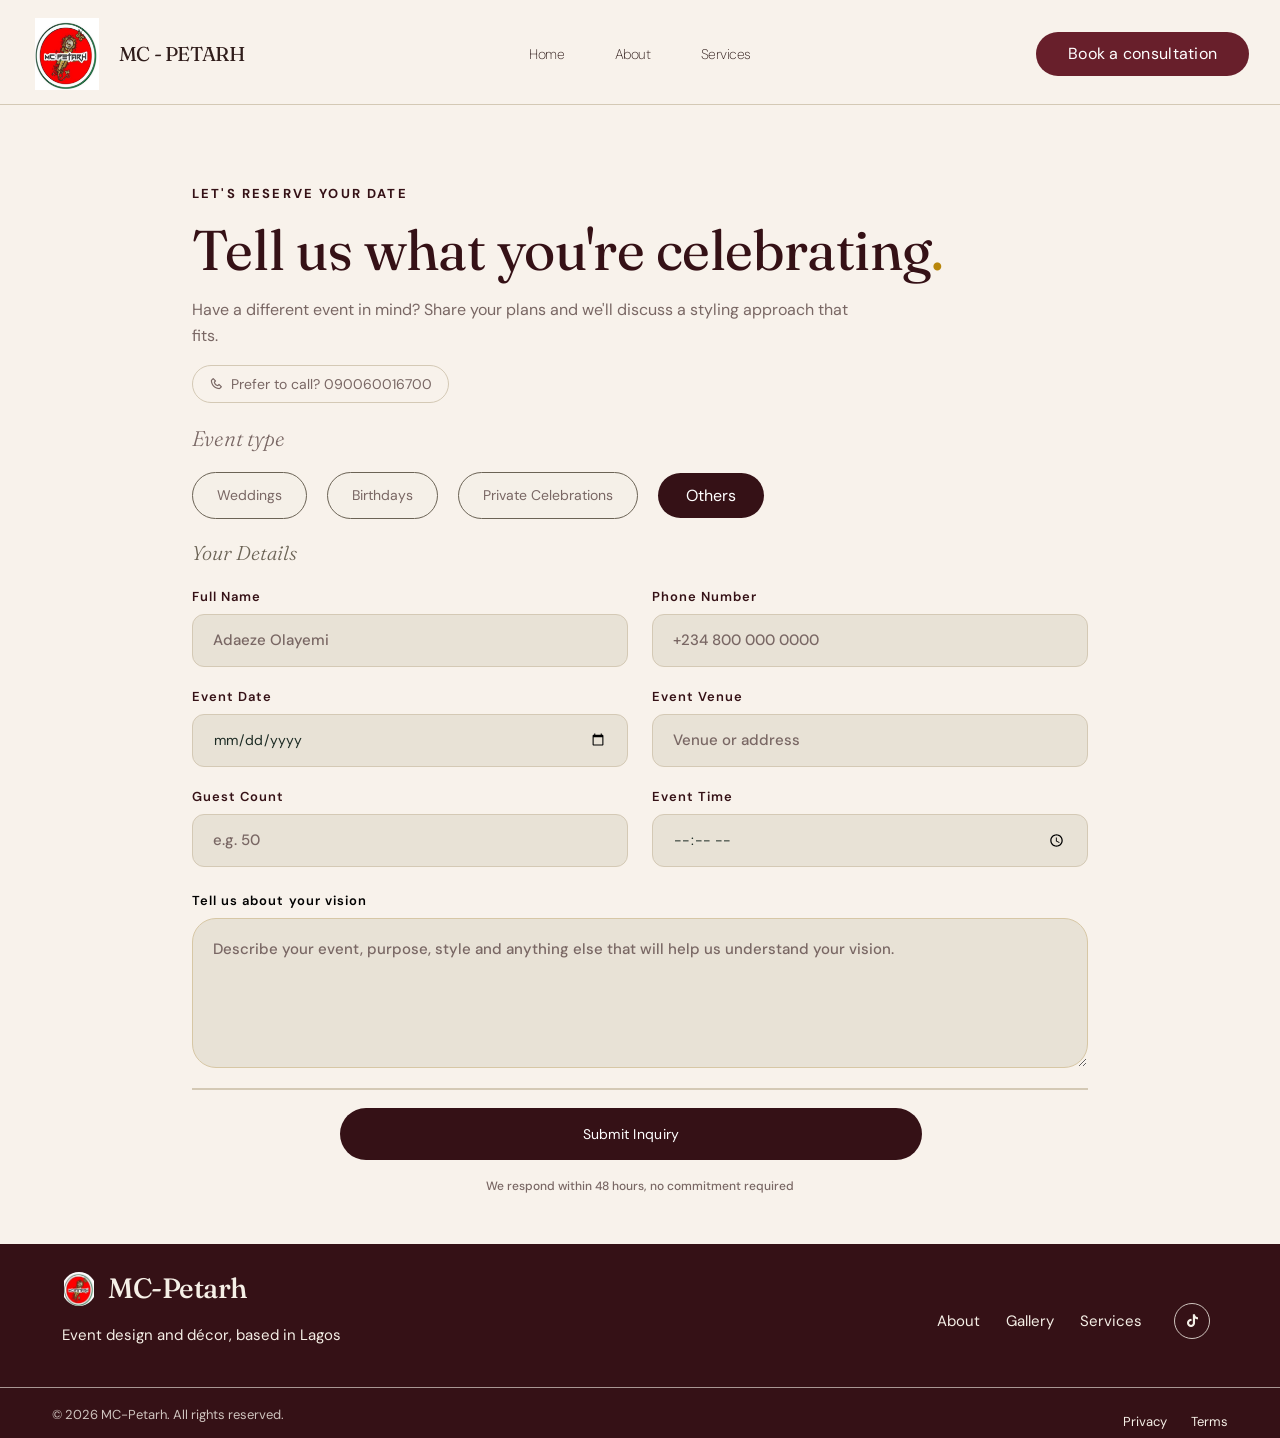
<file: Others.html>
<!DOCTYPE html>
<html lang="en">
<head>
    <meta charset="UTF-8">
    <meta name="viewport" content="width=device-width, initial-scale=1.0">
    <meta name="description" content="Share details about your event with MC-Petarh.">
    <title>Other Event Décor | MC-Petarh</title>
    <link rel="preconnect" href="https://fonts.googleapis.com">
    <link rel="preconnect" href="https://fonts.gstatic.com" crossorigin>
    <link href="https://fonts.googleapis.com/css2?family=DM+Sans:opsz,wght@9..40,100..1000&display=swap" rel="stylesheet">
    <link rel="stylesheet" href="https://unpkg.com/boxicons@2.1.4/css/boxicons.min.css">
    <link href="https://fonts.googleapis.com/css2?family=Fraunces:opsz,wght,SOFT,WONK@9..144,100..900,0..100,0..1&display=swap" rel="stylesheet">
    <link rel="stylesheet" href="Others.css">
</head>
<body>
    <!-- This is the navbar that reoccurs in every page -->
    <!-- INTRO HEAD BAR -->
    <div class="head-cont">
    <header class="top-style">
        <div class="top-right-style">
            <!-- The Company Logo plus Company Text -->
        <img src="banga.png" alt="Logo" class="logo">
        <p class="logo-text">MC - PETARH</p>
        </div>
        <!-- The Navbar Section -->
        <nav class="frst-cont">
                 <a href="Landing.html#home">Home</a>
                 <a href="Landing.html#about">About</a>
                 <a href="Landing.html#service">Services</a>
        </nav>
        <!-- Intro-Button -->
        <a href="booking-page.html" class="start-btn">Book a consultation</a>
    </header>
    </div>
    <main>
        <!-- needs re-editing to need -->
        <div class="frst-order-cont">
        <p class="motto">LET'S RESERVE YOUR DATE</p>
        <p class="intro-head-text">Tell us what you're celebrating<span class="fullstop">.</span></p>
        <p class="intro-text">Have a different event in mind? Share your plans and we'll discuss a styling approach that fits.</p>
        <!--  -->
        <!-- This is the fake btn for the header in oreder page -->
        <a class="contact-btn" href="tel:090060016700" aria-label="Call MC-Petarh at 090060016700">
            <i class="bx bx-phone" aria-hidden="true"></i>
            <span>Prefer to call? 090060016700</span>
        </a>
    
    <!-- This is the form and options part -->
        <p class="opt-hd-txt">Event type</p>
        <!-- Options disguised as Link Embedded Button -->
         <div class="options">
            <a href="couple.html" class="opt">Weddings</a>
            <a href="Bday.html" class="opt-Bday">Birthdays</a>
            <a href="Party.html" class="opt-party">Private Celebrations</a>
            <span class="opt-etc" aria-current="true">Others</span>
         </div>
        <!-- The Form Filling Section Of the page -->
        <p class="form-hd-txt">Your Details</p>
        <form action="https://formsubmit.co/mc-petarhevents@gmail.com" method="POST">
            <input type="hidden" name="_subject" value="Other Events Inquiry">
            <div class="form-grid">
                <div class="form-field">
                    <label for="Cust_Id" class="form-label">Full Name</label>
                    <div class="input-box">
                        <input type="text" id="Cust_Id" name="full_name" placeholder="Adaeze Olayemi" required>
                    </div>
                </div>
                <div class="form-field">
                    <label for="Tel" class="form-label">Phone Number</label>
                    <div class="input-box">
                        <input type="tel" id="Tel" name="phone" placeholder="+234 800 000 0000" required>
                    </div>
                </div>
                <div class="form-field">
                    <label for="event-date" class="form-label">Event Date</label>
                    <div class="input-box">
                        <input type="date" id="event-date" name="event_date">
                    </div>
                </div>
                <div class="form-field">
                    <label for="event-venue" class="form-label">Event Venue</label>
                    <div class="input-box">
                        <input type="text" id="event-venue" name="event_venue" placeholder="Venue or address">
                    </div>
                </div>
                <div class="form-field">
                    <label for="guest-count" class="form-label">Guest Count</label>
                    <div class="input-box">
                        <input type="number" id="guest-count" name="guest_count" min="1" placeholder="e.g. 50">
                    </div>
                </div>
                <div class="form-field">
                    <label for="event-time" class="form-label">Event Time</label>
                    <div class="input-box">
                        <input type="time" id="event-time" name="event_time">
                    </div>
                </div>
            </div>
            <div class="vision-field">
                <label for="text-area" class="label-text">Tell us about your vision</label>
                <div class="input-txt-box">
                    <textarea id="text-area" name="vision" placeholder="Describe your event, purpose, style and anything else that will help us understand your vision." required class="talk-box"></textarea>
                </div>
            </div>
            <div class="bottom-style">
                <button class="btn" type="submit">Submit Inquiry</button>
                <br>
                <p class="bttm-txt">We respond within 48 hours, no commitment required</p>
            </div>
        </form>
    </div>
    </main>
    <!-- This is the activated footer code -->
        <footer class="site-footer">
        <div class="footer-style">
            <div class="footer-brand">
                <div class="brand-wrap">
                    <img src="banga.png" alt="Logo" class="footer-logo">
                    <p class="footer-logo-text">MC-Petarh</p>
                </div>
                <p class="footer-tagline">Event design and décor, based in Lagos</p>
            </div>

            <div class="handle-box">
                <a href="Landing.html#about" class="footer-link">About</a>
                <a href="Showroom.html" class="footer-link">Gallery</a>
                <a href="Landing.html#service" class="footer-link">Services</a>

                <div class="social-links">
                    <a href="https://www.tiktok.com/@mcpetarhofficial" class="social-icon" aria-label="TikTok" target="_blank" rel="noopener noreferrer">
                        <i class="bx bxl-tiktok"></i>
                    </a>
                </div>
            </div>
        </div>

        <div class="footer-bottom">
            <p>© 2026 MC-Petarh. All rights reserved.</p>
            <div class="bottom-links">
                 <!-- Fetch an AI drafted privacy and terms and condition page and then link; online sighting ! -->
                <a href="Privacy.html" class="footer-link small">Privacy</a>
                <a href="Terms.html" class="footer-link small">Terms</a>
            </div>
        </div>
    </footer>
    <!--  -->
</body>
</html>
</file>
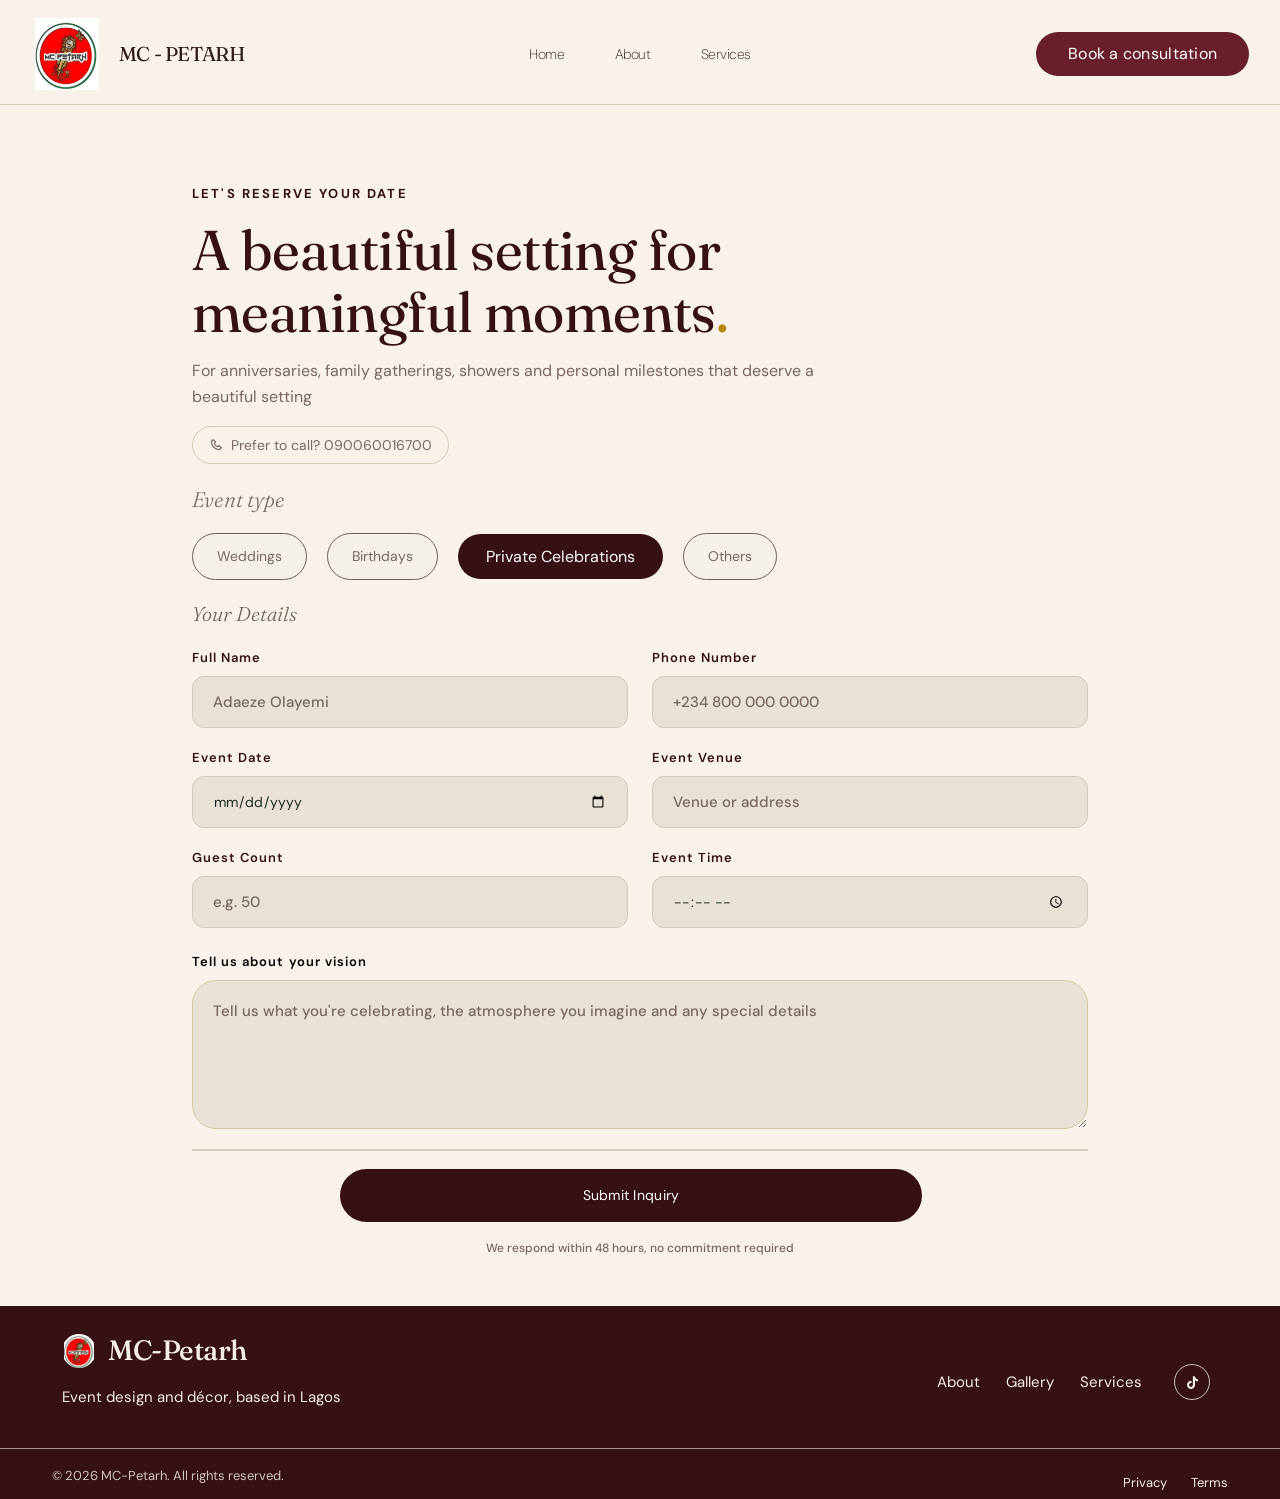
<file: Party.html>
<!DOCTYPE html>
<html lang="en">
<head>
    <meta charset="UTF-8">
    <meta name="viewport" content="width=device-width, initial-scale=1.0">
    <meta name="description" content="Share your private celebration details with MC-Petarh.">
    <title>Private Celebrations | MC-Petarh</title>
    <link rel="preconnect" href="https://fonts.googleapis.com">
    <link rel="preconnect" href="https://fonts.gstatic.com" crossorigin>
    <link href="https://fonts.googleapis.com/css2?family=DM+Sans:opsz,wght@9..40,100..1000&display=swap" rel="stylesheet">
    <link rel="stylesheet" href="https://unpkg.com/boxicons@2.1.4/css/boxicons.min.css">
    <link href="https://fonts.googleapis.com/css2?family=Fraunces:opsz,wght,SOFT,WONK@9..144,100..900,0..100,0..1&display=swap" rel="stylesheet">
    <link rel="stylesheet" href="party.css">
</head>
<body>
    <!-- This is the navbar that reoccurs in every page -->
    <!-- INTRO HEAD BAR -->
    <div class="head-cont">
    <header class="top-style">
        <div class="top-right-style">
            <!-- The Company Logo plus Company Text -->
        <img src="banga.png" alt="Logo" class="logo">
        <p class="logo-text">MC - PETARH</p>
        </div>
        <!-- The Navbar Section -->
        <nav class="frst-cont">
                 <a href="Landing.html#home">Home</a>
                 <a href="Landing.html#about">About</a>
                 <a href="Landing.html#service">Services</a>
        </nav>
        <!-- Intro-Button -->
        <a href="booking-page.html" class="start-btn">Book a consultation</a>
    </header>
    </div>
    <main>
        <!-- needs re-editing to need -->
        <div class="frst-order-cont">
        <p class="motto">LET'S RESERVE YOUR DATE</p>
        <p class="intro-head-text">A beautiful setting for<br>meaningful moments<span class="fullstop">.</span></p>
        <p class="intro-text">For anniversaries, family gatherings, showers and personal milestones that deserve a<br>beautiful setting</p>
        <!--  -->
        <!-- This is the fake btn for the header in oreder page -->
        <a class="contact-btn" href="tel:090060016700" aria-label="Call MC-Petarh at 090060016700">
            <i class="bx bx-phone" aria-hidden="true"></i>
            <span>Prefer to call? 090060016700</span>
        </a>
    
    <!-- This is the form and options part -->
        <p class="opt-hd-txt">Event type</p>
        <!-- Options disguised as Link Embedded Button -->
         <div class="options">
            <a href="couple.html" class="opt">Weddings</a>
            <a href="Bday.html" class="opt-Bday">Birthdays</a>
            <span class="opt-party" aria-current="true">Private Celebrations</span>
            <a href="Others.html" class="opt-etc">Others</a>
         </div>
        <!-- The Form Filling Section Of the page -->
        <p class="form-hd-txt">Your Details</p>
        <form action="https://formsubmit.co/mc-petarhevents@gmail.com" method="POST">
            <input type="hidden" name="_subject" value="Private Celebrations">
            <div class="form-grid">
                <div class="form-field">
                    <label for="Cust_Id" class="form-label">Full Name</label>
                    <div class="input-box">
                        <input type="text" id="Cust_Id" name="full_name" placeholder="Adaeze Olayemi" required>
                    </div>
                </div>
                <div class="form-field">
                    <label for="Tel" class="form-label">Phone Number</label>
                    <div class="input-box">
                        <input type="tel" id="Tel" name="phone" placeholder="+234 800 000 0000" required>
                    </div>
                </div>
                <div class="form-field">
                    <label for="event-date" class="form-label">Event Date</label>
                    <div class="input-box">
                        <input type="date" id="event-date" name="event_date">
                    </div>
                </div>
                <div class="form-field">
                    <label for="event-venue" class="form-label">Event Venue</label>
                    <div class="input-box">
                        <input type="text" id="event-venue" name="event_venue" placeholder="Venue or address">
                    </div>
                </div>
                <div class="form-field">
                    <label for="guest-count" class="form-label">Guest Count</label>
                    <div class="input-box">
                        <input type="number" id="guest-count" name="guest_count" min="1" placeholder="e.g. 50">
                    </div>
                </div>
                <div class="form-field">
                    <label for="event-time" class="form-label">Event Time</label>
                    <div class="input-box">
                        <input type="time" id="event-time" name="event_time">
                    </div>
                </div>
            </div>
            <div class="vision-field">
                <label for="text-area" class="label-text">Tell us about your vision</label>
                <div class="input-txt-box">
                    <textarea id="text-area" name="vision" placeholder="Tell us what you're celebrating, the atmosphere you imagine and any special details" required class="talk-box"></textarea>
                </div>
            </div>
            <div class="bottom-style">
                <button class="btn" type="submit">Submit Inquiry</button>
                <br>
                <p class="bttm-txt">We respond within 48 hours, no commitment required</p>
            </div>
        </form>
    </div>
    </main>
    <!-- This is the activated footer code -->
        <footer class="site-footer">
        <div class="footer-style">
            <div class="footer-brand">
                <div class="brand-wrap">
                    <img src="banga.png" alt="Logo" class="footer-logo">
                    <p class="footer-logo-text">MC-Petarh</p>
                </div>
                <p class="footer-tagline">Event design and décor, based in Lagos</p>
            </div>

            <div class="handle-box">
                <a href="Landing.html#about" class="footer-link">About</a>
                <a href="Showroom.html" class="footer-link">Gallery</a>
                <a href="Landing.html#service" class="footer-link">Services</a>

                <div class="social-links">
                    <a href="https://www.tiktok.com/@mcpetarhofficial" class="social-icon" aria-label="TikTok" target="_blank" rel="noopener noreferrer">
                        <i class="bx bxl-tiktok"></i>
                    </a>
                </div>
            </div>
        </div>

        <div class="footer-bottom">
            <p>© 2026 MC-Petarh. All rights reserved.</p>
            <div class="bottom-links">
                 <!-- Fetch an AI drafted privacy and terms and condition page and then link; online sighting ! -->
                <a href="Privacy.html" class="footer-link small">Privacy</a>
                <a href="Terms.html" class="footer-link small">Terms</a>
            </div>
        </div>
    </footer>
    <!--  -->
</body>
</html>
</file>
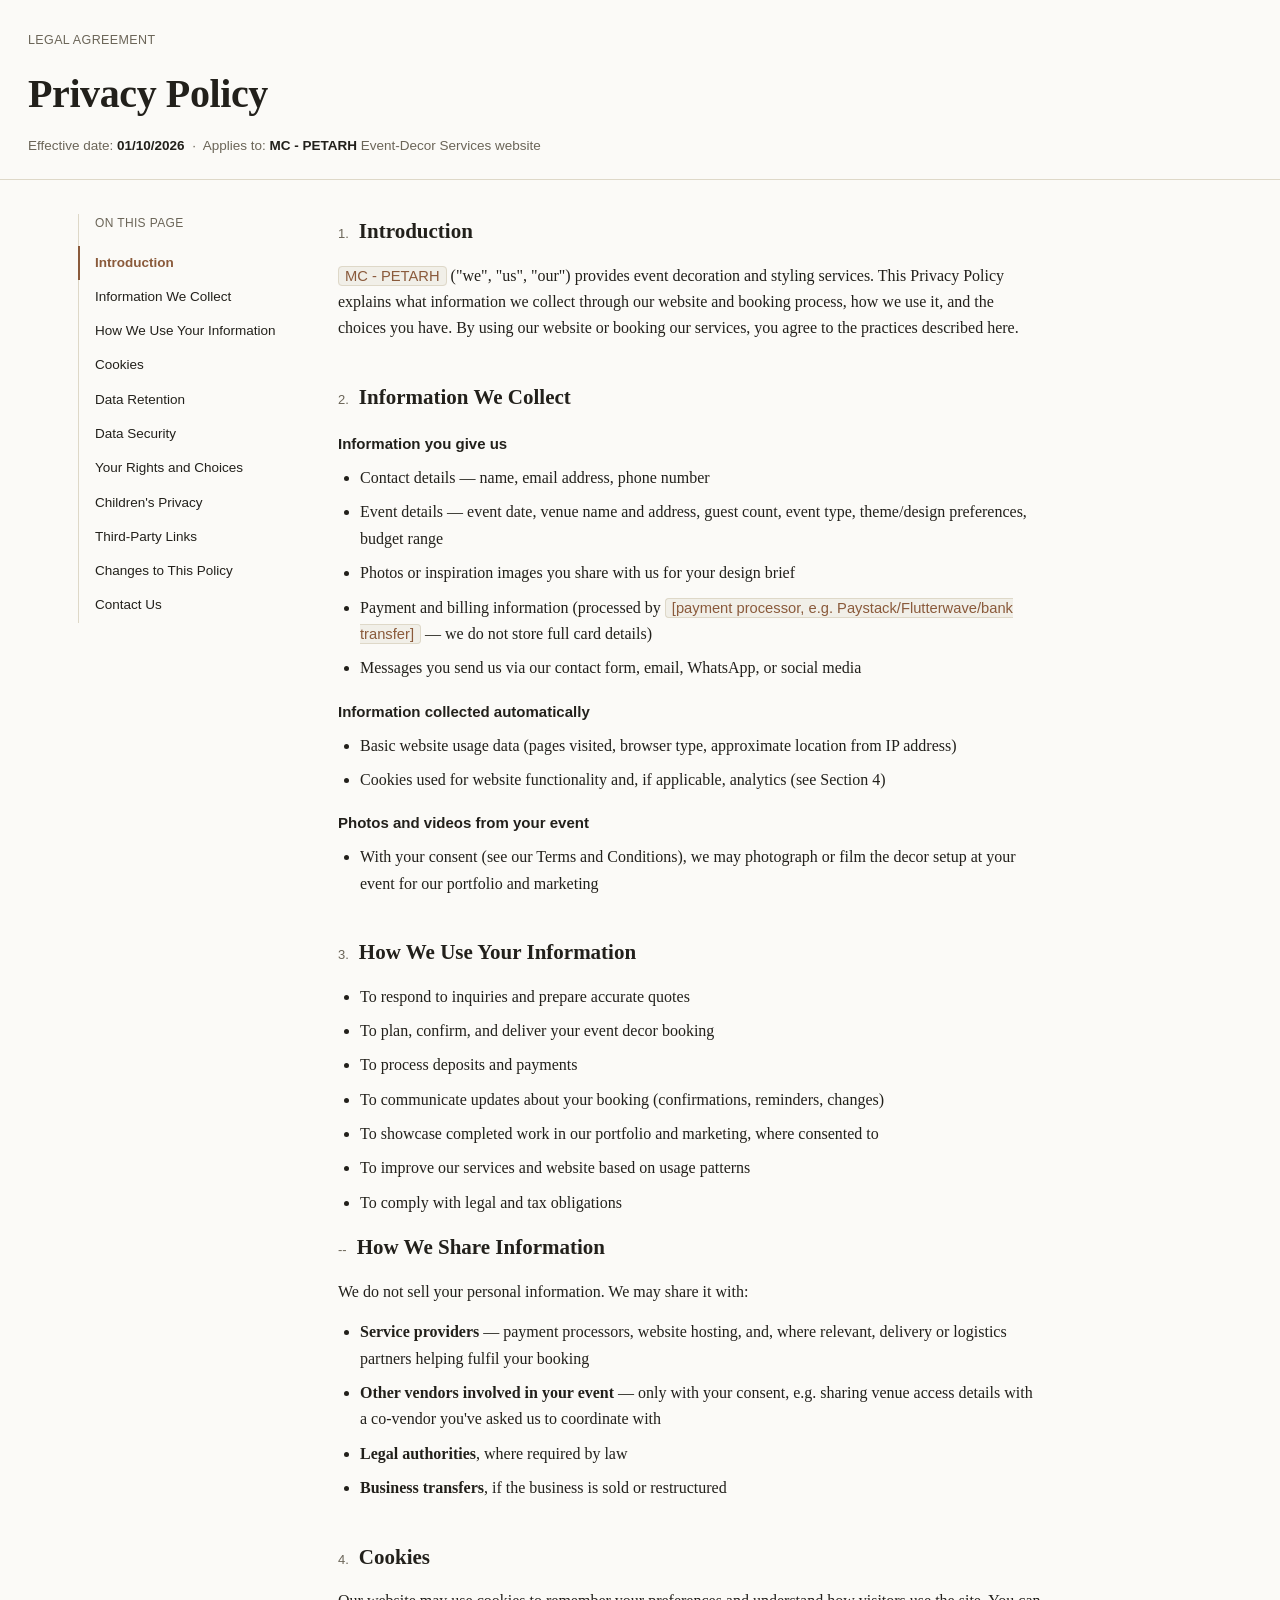
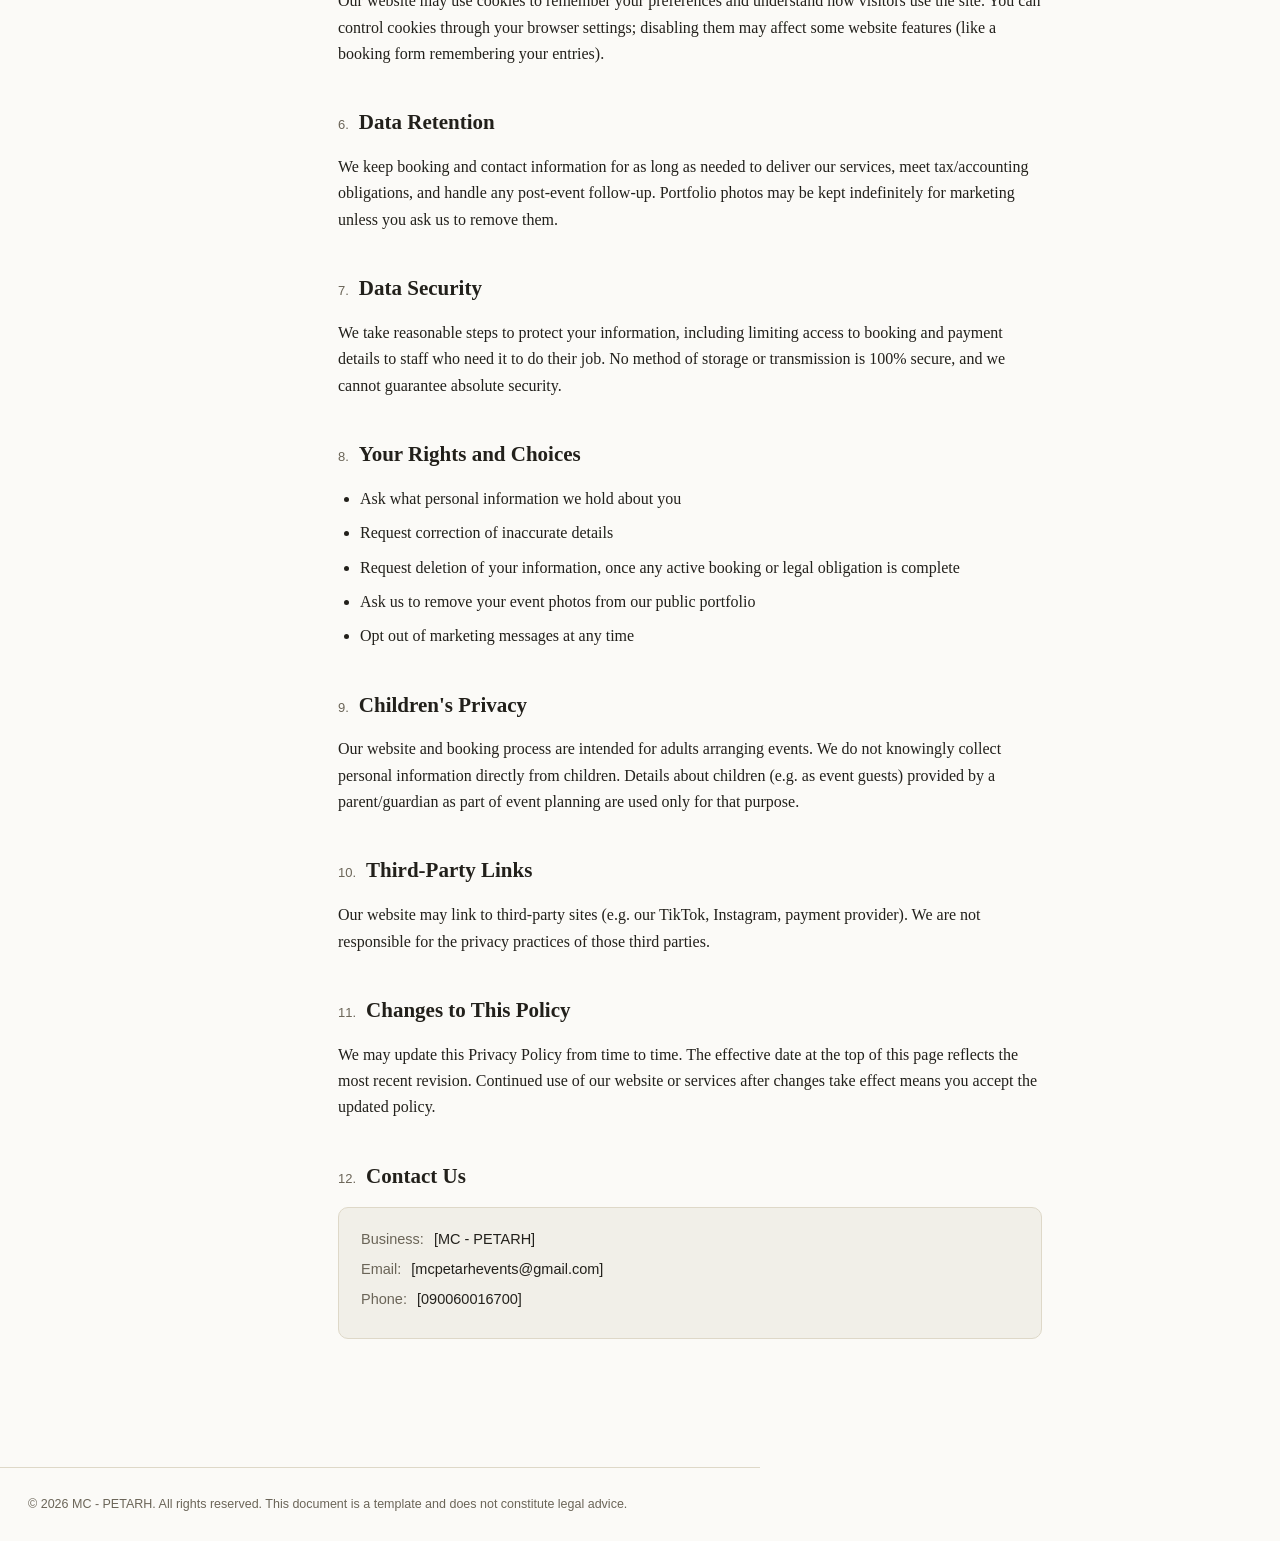
<file: Privacy.html>
<!DOCTYPE html>
<html lang="en">
<head>
<meta charset="UTF-8">
<meta name="viewport" content="width=device-width, initial-scale=1, viewport-fit=cover">
<title>Privacy Policy</title>
<link rel="stylesheet" href="privacy.css">
</head>
<body>
<div class="top">
  <div class="kicker">LEGAL AGREEMENT</div>
  <h1>Privacy Policy</h1>
  <div class="meta">Effective date: <b>01/10/2026</b> &nbsp;·&nbsp; Applies to: <b>MC - PETARH</b> Event-Decor Services website</div>
</div>

<details class="mobile-toc"><summary>Jump to a section</summary><div id="mobileTocLinks"></div></details>

<div class="layout">
  <aside><nav id="tocNav"><div class="toc-label">ON THIS PAGE</div></nav></aside>

  <div class="doc" id="docBody">

    <section id="s1">
      <h2><span class="num">1.</span> Introduction</h2>
      <p><span class="placeholder">MC - PETARH</span> ("we", "us", "our") provides event decoration and styling services. This Privacy Policy explains what information we collect through our website and booking process, how we use it, and the choices you have. By using our website or booking our services, you agree to the practices described here.</p>
    </section>
    <section id="s2">
      <h2><span class="num">2.</span> Information We Collect</h2>
      <p class="sub">Information you give us</p>
      <ul>
        <li>Contact details — name, email address, phone number</li>
        <li>Event details — event date, venue name and address, guest count, event type, theme/design preferences, budget range</li>
        <li>Photos or inspiration images you share with us for your design brief</li>
        <li>Payment and billing information (processed by <span class="placeholder">[payment processor, e.g. Paystack/Flutterwave/bank transfer]</span> — we do not store full card details)</li>
        <li>Messages you send us via our contact form, email, WhatsApp, or social media</li>
      </ul>
      <p class="sub">Information collected automatically</p>
      <ul>
        <li>Basic website usage data (pages visited, browser type, approximate location from IP address)</li>
        <li>Cookies used for website functionality and, if applicable, analytics (see Section 4)</li>
      </ul>
      <p class="sub">Photos and videos from your event</p>
      <ul>
        <li>With your consent (see our Terms and Conditions), we may photograph or film the decor setup at your event for our portfolio and marketing</li>
      </ul>
    </section>

    <section id="s3">
      <h2><span class="num">3.</span> How We Use Your Information</h2>
      <ul>
        <li>To respond to inquiries and prepare accurate quotes</li>
        <li>To plan, confirm, and deliver your event decor booking</li>
        <li>To process deposits and payments</li>
        <li>To communicate updates about your booking (confirmations, reminders, changes)</li>
        <li>To showcase completed work in our portfolio and marketing, where consented to</li>
        <li>To improve our services and website based on usage patterns</li>
        <li>To comply with legal and tax obligations</li>
      </ul>
      <h2><span class="num">--</span> How We Share Information</h2>
      <p>We do not sell your personal information. We may share it with:</p>
      <ul>
        <li><b>Service providers</b> — payment processors, website hosting, and, where relevant, delivery or logistics partners helping fulfil your booking</li>
        <li><b>Other vendors involved in your event</b> — only with your consent, e.g. sharing venue access details with a co-vendor you've asked us to coordinate with</li>
        <li><b>Legal authorities</b>, where required by law</li>
        <li><b>Business transfers</b>, if the business is sold or restructured</li>
      </ul>
    </section>

    <section id="s4">
      <h2><span class="num">4.</span> Cookies</h2>
      <p>Our website may use cookies to remember your preferences and understand how visitors use the site. You can control cookies through your browser settings; disabling them may affect some website features (like a booking form remembering your entries).</p>
    </section>

    <section id="s5">
      <h2><span class="num">6.</span> Data Retention</h2>
      <p>We keep booking and contact information for as long as needed to deliver our services, meet tax/accounting obligations, and handle any post-event follow-up. Portfolio photos may be kept indefinitely for marketing unless you ask us to remove them.</p>
    </section>

    <section id="s6">
      <h2><span class="num">7.</span> Data Security</h2>
      <p>We take reasonable steps to protect your information, including limiting access to booking and payment details to staff who need it to do their job. No method of storage or transmission is 100% secure, and we cannot guarantee absolute security.</p>
    </section>

    <section id="s7">
      <h2><span class="num">8.</span> Your Rights and Choices</h2>
      <ul>
        <li>Ask what personal information we hold about you</li>
        <li>Request correction of inaccurate details</li>
        <li>Request deletion of your information, once any active booking or legal obligation is complete</li>
        <li>Ask us to remove your event photos from our public portfolio</li>
        <li>Opt out of marketing messages at any time</li>
      </ul>
    </section>

    <section id="s8">
      <h2><span class="num">9.</span> Children's Privacy</h2>
      <p>Our website and booking process are intended for adults arranging events. We do not knowingly collect personal information directly from children. Details about children (e.g. as event guests) provided by a parent/guardian as part of event planning are used only for that purpose.</p>
    </section>

    <section id="s9">
      <h2><span class="num">10.</span> Third-Party Links</h2>
      <p>Our website may link to third-party sites (e.g. our TikTok, Instagram, payment provider). We are not responsible for the privacy practices of those third parties.</p>
    </section>

    <section id="s10">
      <h2><span class="num">11.</span> Changes to This Policy</h2>
      <p>We may update this Privacy Policy from time to time. The effective date at the top of this page reflects the most recent revision. Continued use of our website or services after changes take effect means you accept the updated policy.</p>
    </section>

    <section id="s11">
      <h2><span class="num">12.</span> Contact Us</h2>
      <div class="contact-box">
        <div><b>Business:</b> [MC - PETARH]</div>
        <div><b>Email:</b> [mcpetarhevents@gmail.com]</div>
        <div><b>Phone:</b> [090060016700]</div>
      </div>
    </section>

  </div>
</div>

<footer>© <span id="year"></span> MC - PETARH. All rights reserved. This document is a template and does not constitute legal advice.</footer>

<script>
  document.getElementById('year').textContent = new Date().getFullYear();
  const sections = document.querySelectorAll('#docBody section');
  const tocNav = document.getElementById('tocNav');
  const mobileTocLinks = document.getElementById('mobileTocLinks');
  const links = [];
  sections.forEach(sec => {
    const label = sec.querySelector('h2').textContent.replace(/^\d+\.\s*/, '').trim();
    const a = document.createElement('a'); a.href = '#' + sec.id; a.textContent = label;
    tocNav.appendChild(a); links.push(a);
    const ma = document.createElement('a'); ma.href = '#' + sec.id; ma.textContent = label;
    mobileTocLinks.appendChild(ma);
  });
  const observer = new IntersectionObserver((entries) => {
    entries.forEach(entry => {
      if (entry.isIntersecting) {
        const id = entry.target.id;
        links.forEach(l => l.classList.toggle('active', l.getAttribute('href') === '#' + id));
      }
    });
  }, { rootMargin: '-20% 0px -70% 0px' });
  sections.forEach(sec => observer.observe(sec));
</script>
</body>
</html>
</file>
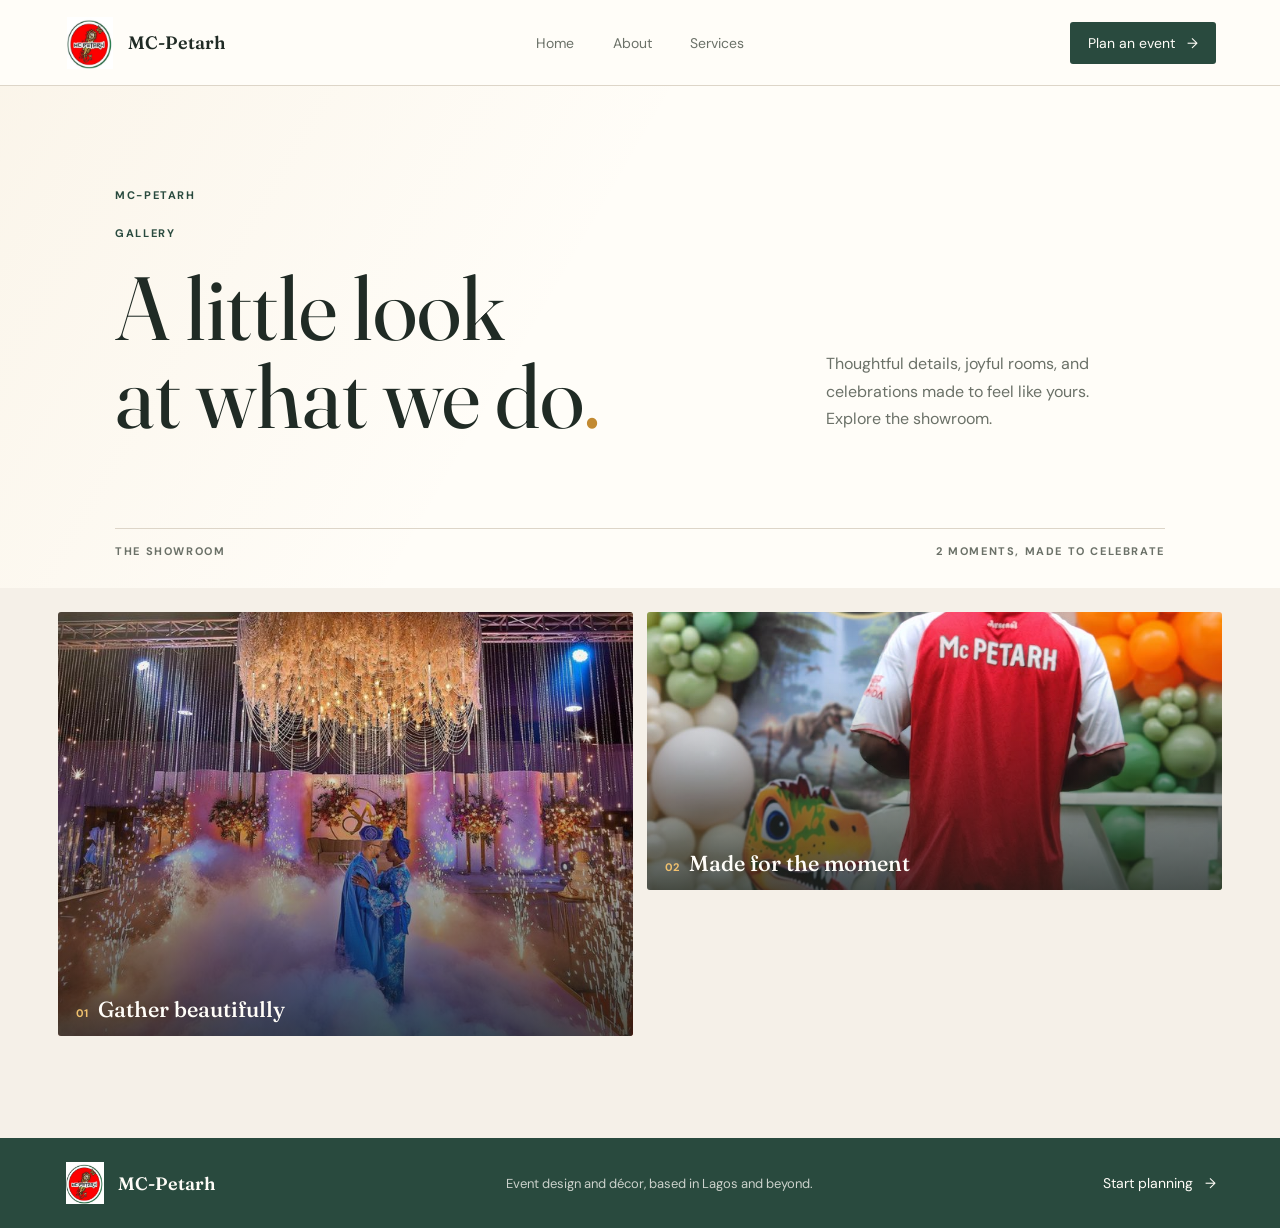
<file: Showroom.html>
<!DOCTYPE html>
<html lang="en">
<head>
    <meta charset="UTF-8">
    <meta name="viewport" content="width=device-width, initial-scale=1.0">
    <meta name="description" content="Browse the MC-Petarh event styling showroom.">
    <title>Event Showroom | MC-Petarh</title>
    <link rel="preconnect" href="https://fonts.googleapis.com">
    <link rel="preconnect" href="https://fonts.gstatic.com" crossorigin>
    <link href="https://fonts.googleapis.com/css2?family=DM+Sans:wght@400;500;600;700&family=Fraunces:opsz,wght@9..144,400;9..144,500;9..144,600&display=swap" rel="stylesheet">
    <link rel="stylesheet" href="Showroom.css">
</head>
<body>
    <header class="site-header">
        <a class="brand" href="Landing.html#home" aria-label="MC-Petarh home">
            <img src="banga.png" alt="">
            <span>MC-Petarh</span>
        </a>
        <nav class="site-nav" aria-label="Main navigation">
            <a href="Landing.html#home">Home</a>
            <a href="Landing.html#about">About</a>
            <a href="Landing.html#service">Services</a>
        </nav>
        <a class="header-cta" href="booking-page.html">Plan an event <span aria-hidden="true">&rarr;</span></a>
    </header>

    <main>
        <section class="showroom-intro" aria-labelledby="showroom-title">
            <p class="eyebrow">MC-PETARH</p>
            <p class="eyebrow">GALLERY</p>
            <div class="intro-row">
                <h1 id="showroom-title">A little look<br>at what we do<span>.</span></h1>
                <p class="intro-copy">Thoughtful details, joyful rooms, and celebrations made to feel like yours. Explore the showroom.</p>
            </div>
            <div class="intro-foot">
                <span>THE SHOWROOM</span>
                <span>2 MOMENTS, MADE TO CELEBRATE</span>
            </div>
        </section>

        <section class="gallery-section" aria-label="Event styling photo gallery">
            <div class="gallery-grid">
                <figure class="gallery-card gallery-card--feature">
                    <img src="landing.jpg" alt="Colorful balloon décor at a children's celebration" loading="lazy">
                    <figcaption><span>01</span><strong>Gather beautifully</strong></figcaption>
                </figure>
                <figure class="gallery-card gallery-card--wide">
                    <img src="Background.png" alt="Wedding reception with floral lighting and a chandelier" loading="lazy">
                    <figcaption><span>02</span><strong>Made for the moment</strong></figcaption>
                </figure>
            </div>
        </section>
    </main>

    <footer class="site-footer">
        <a class="brand" href="Landing.html#home">
            <img src="banga.png" alt="">
            <span>MC-Petarh</span>
        </a>
        <p>Event design and décor, based in Lagos and beyond.</p>
        <a class="footer-link" href="booking-page.html">Start planning <span aria-hidden="true">&rarr;</span></a>
    </footer>
</body>
</html>
</file>
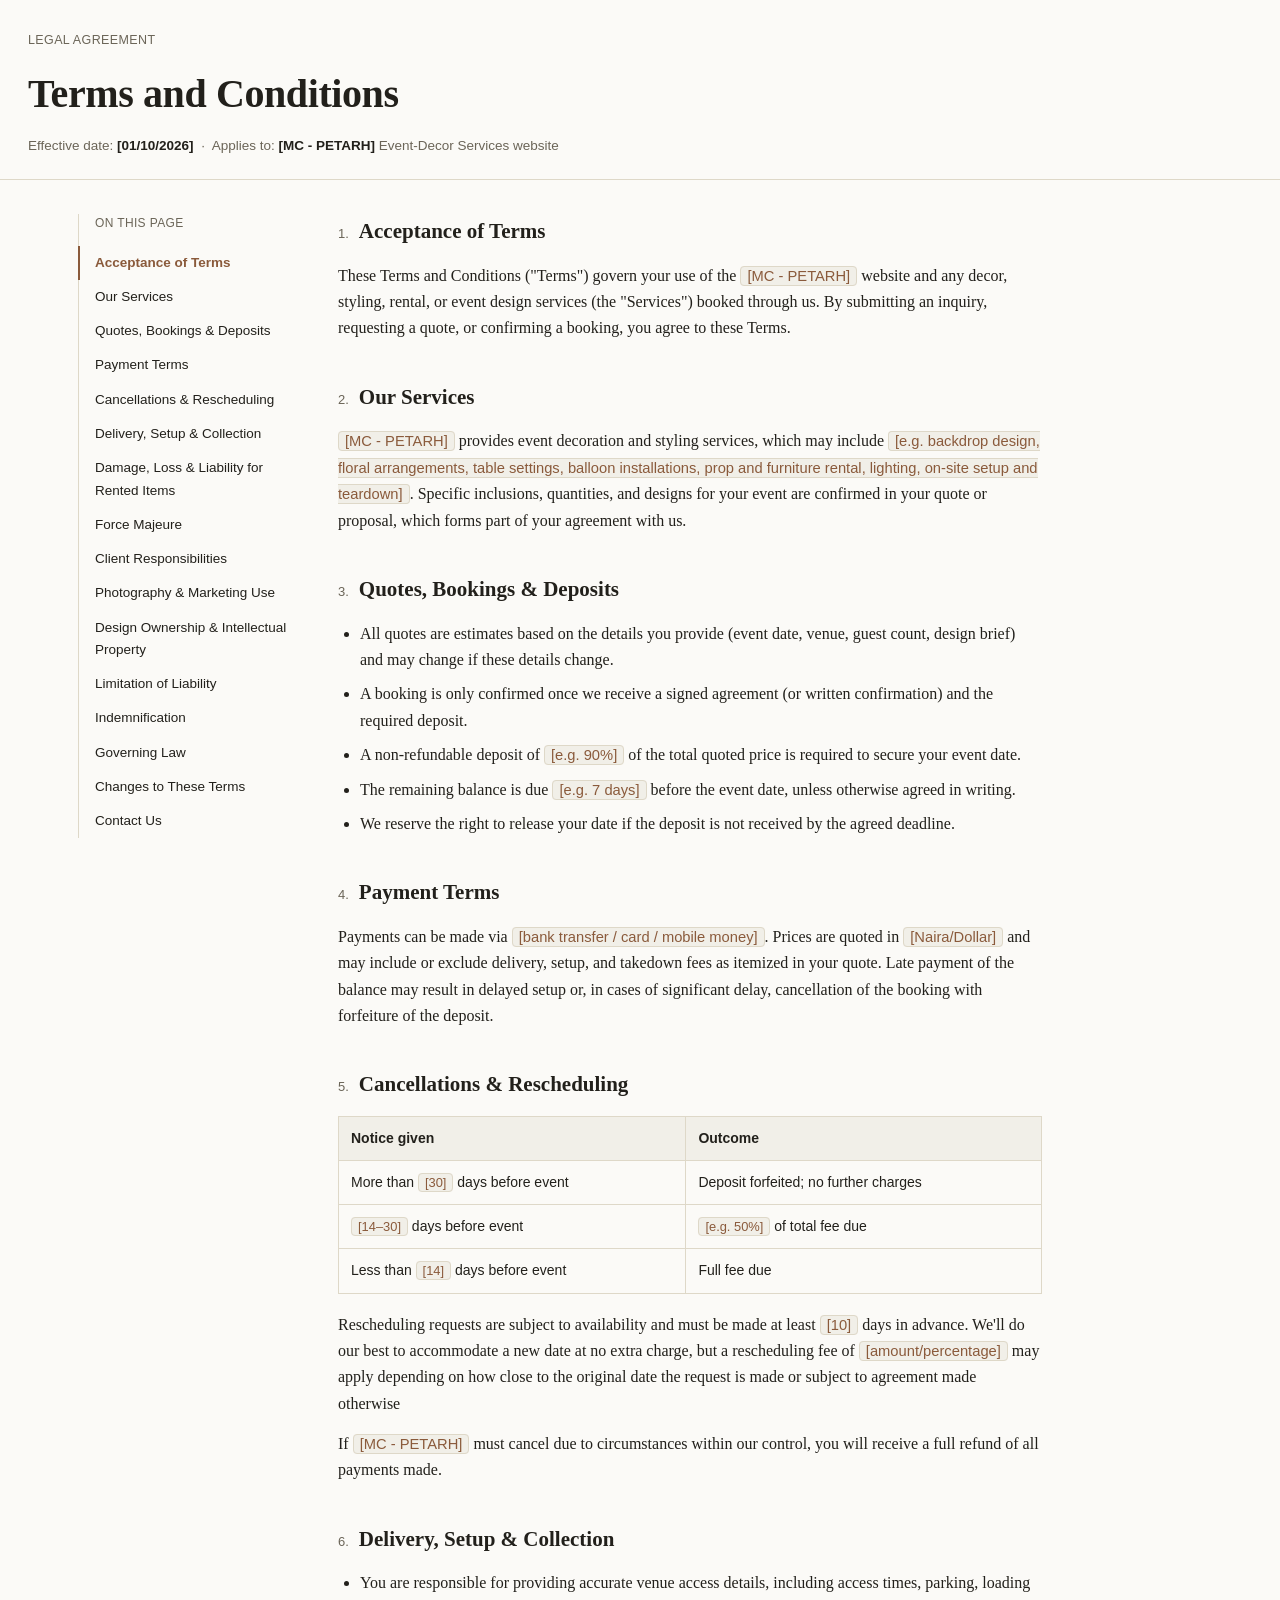
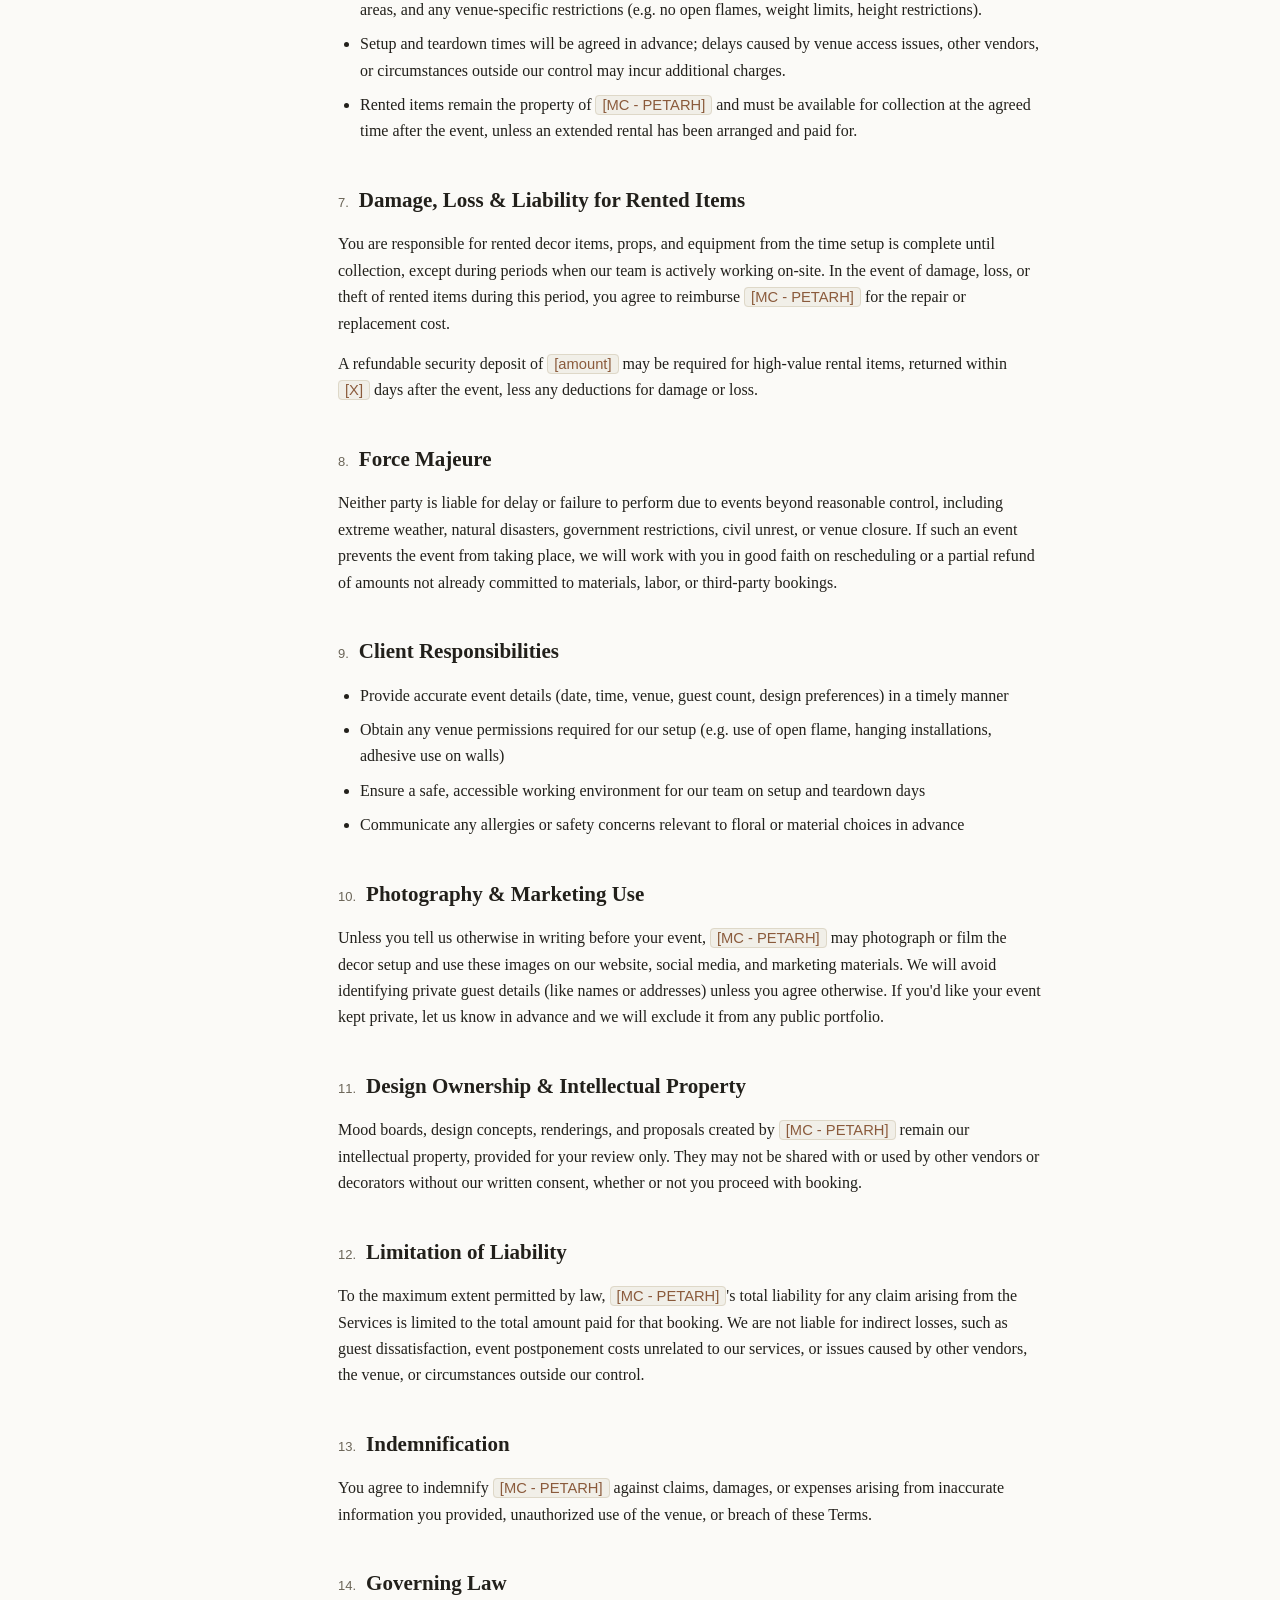
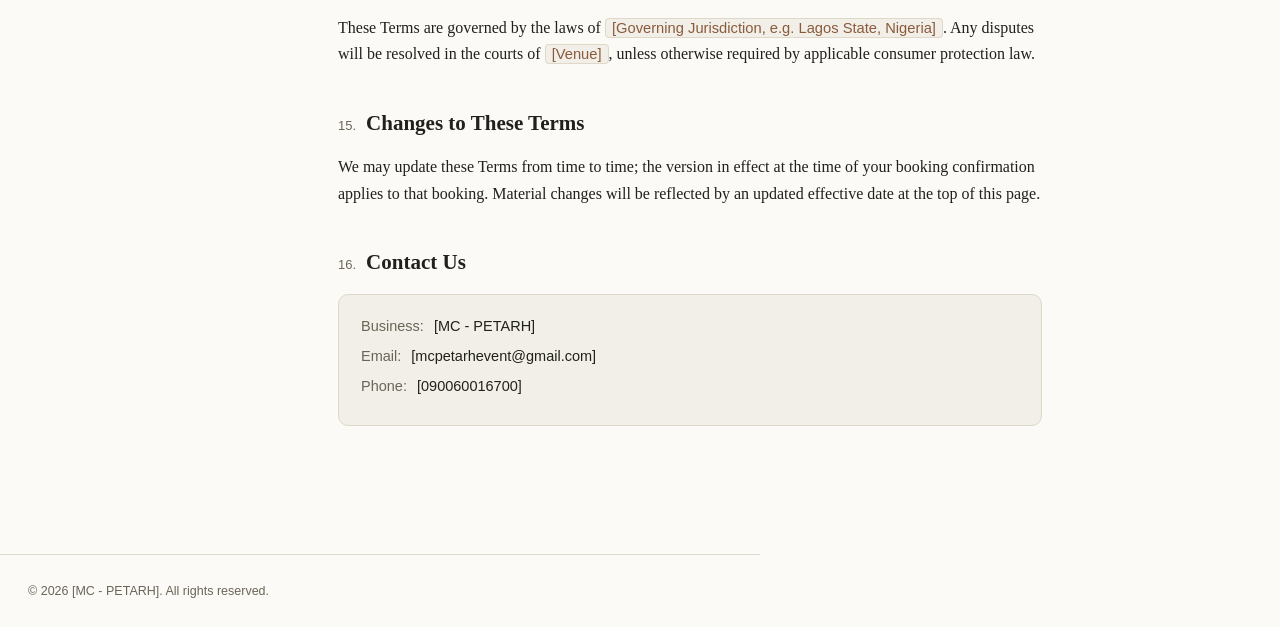
<file: Terms.html>
<!DOCTYPE html>
<html lang="en">
<head>
<meta charset="UTF-8">
<meta name="viewport" content="width=device-width, initial-scale=1, viewport-fit=cover">
<title>Terms and Conditions</title>
<link rel="stylesheet" href="terms.css">
</head>
<body>
<div class="top">
  <div class="kicker">LEGAL AGREEMENT</div>
  <h1>Terms and Conditions</h1>
  <div class="meta">Effective date: <b>[01/10/2026]</b> &nbsp;·&nbsp; Applies to: <b>[MC - PETARH]</b> Event-Decor Services website</div>
</div>

<details class="mobile-toc">
  <summary>Jump to a section</summary>
  <div id="mobileTocLinks"></div>
</details>

<div class="layout">
  <aside><nav id="tocNav">
    <div class="toc-label">ON THIS PAGE</div>
  </nav>
</aside>

  <div class="doc" id="docBody">

    <section id="s1">
      <h2><span class="num">1.</span> Acceptance of Terms</h2>
      <p>These Terms and Conditions ("Terms") govern your use of the <span class="placeholder">[MC - PETARH]</span> website and any decor, styling, rental, or event design services (the "Services") booked through us. By submitting an inquiry, requesting a quote, or confirming a booking, you agree to these Terms.</p>
    </section>

    <section id="s2">
      <h2><span class="num">2.</span> Our Services</h2>
      <p><span class="placeholder">[MC - PETARH]</span> provides event decoration and styling services, which may include <span class="placeholder">[e.g. backdrop design, floral arrangements, table settings, balloon installations, prop and furniture rental, lighting, on-site setup and teardown]</span>. Specific inclusions, quantities, and designs for your event are confirmed in your quote or proposal, which forms part of your agreement with us.</p>
    </section>

    <section id="s3">
      <h2><span class="num">3.</span> Quotes, Bookings & Deposits</h2>
      <ul>
        <li>All quotes are estimates based on the details you provide (event date, venue, guest count, design brief) and may change if these details change.</li>
        <li>A booking is only confirmed once we receive a signed agreement (or written confirmation) and the required deposit.</li>
        <li>A non-refundable deposit of <span class="placeholder">[e.g. 90%]</span> of the total quoted price is required to secure your event date.</li>
        <li>The remaining balance is due <span class="placeholder">[e.g. 7 days]</span> before the event date, unless otherwise agreed in writing.</li>
        <li>We reserve the right to release your date if the deposit is not received by the agreed deadline.</li>
      </ul>
    </section>

    <section id="s4">
      <h2><span class="num">4.</span> Payment Terms</h2>
      <p>Payments can be made via <span class="placeholder">[bank transfer / card / mobile money]</span>. Prices are quoted in <span class="placeholder">[Naira/Dollar]</span> and may include or exclude delivery, setup, and takedown fees as itemized in your quote. Late payment of the balance may result in delayed setup or, in cases of significant delay, cancellation of the booking with forfeiture of the deposit.</p>
    </section>

    <section id="s5">
      <h2><span class="num">5.</span> Cancellations & Rescheduling</h2>
      <table>
        <tr><th>Notice given</th><th>Outcome</th></tr>
        <tr><td>More than <span class="placeholder">[30]</span> days before event</td><td>Deposit forfeited; no further charges</td></tr>
        <tr><td><span class="placeholder">[14–30]</span> days before event</td><td><span class="placeholder">[e.g. 50%]</span> of total fee due</td></tr>
        <tr><td>Less than <span class="placeholder">[14]</span> days before event</td><td>Full fee due</td></tr>
      </table>
      <p>Rescheduling requests are subject to availability and must be made at least <span class="placeholder">[10]</span> days in advance. We'll do our best to accommodate a new date at no extra charge, but a rescheduling fee of <span class="placeholder">[amount/percentage]</span> may apply depending on how close to the original date the request is made or subject to agreement made otherwise</p>
      <p>If <span class="placeholder">[MC - PETARH]</span> must cancel due to circumstances within our control, you will receive a full refund of all payments made.</p>
    </section>

    <section id="s6">
      <h2><span class="num">6.</span> Delivery, Setup & Collection</h2>
      <ul>
        <li>You are responsible for providing accurate venue access details, including access times, parking, loading areas, and any venue-specific restrictions (e.g. no open flames, weight limits, height restrictions).</li>
        <li>Setup and teardown times will be agreed in advance; delays caused by venue access issues, other vendors, or circumstances outside our control may incur additional charges.</li>
        <li>Rented items remain the property of <span class="placeholder">[MC - PETARH]</span> and must be available for collection at the agreed time after the event, unless an extended rental has been arranged and paid for.</li>
      </ul>
    </section>

    <section id="s7">
      <h2><span class="num">7.</span> Damage, Loss & Liability for Rented Items</h2>
      <p>You are responsible for rented decor items, props, and equipment from the time setup is complete until collection, except during periods when our team is actively working on-site. In the event of damage, loss, or theft of rented items during this period, you agree to reimburse <span class="placeholder">[MC - PETARH]</span> for the repair or replacement cost.</p>
      <p>A refundable security deposit of <span class="placeholder">[amount]</span> may be required for high-value rental items, returned within <span class="placeholder">[X]</span> days after the event, less any deductions for damage or loss.</p>
    </section>

    <section id="s8">
      <h2><span class="num">8.</span> Force Majeure</h2>
      <p>Neither party is liable for delay or failure to perform due to events beyond reasonable control, including extreme weather, natural disasters, government restrictions, civil unrest, or venue closure. If such an event prevents the event from taking place, we will work with you in good faith on rescheduling or a partial refund of amounts not already committed to materials, labor, or third-party bookings.</p>
    </section>

    <section id="s9">
      <h2><span class="num">9.</span> Client Responsibilities</h2>
      <ul>
        <li>Provide accurate event details (date, time, venue, guest count, design preferences) in a timely manner</li>
        <li>Obtain any venue permissions required for our setup (e.g. use of open flame, hanging installations, adhesive use on walls)</li>
        <li>Ensure a safe, accessible working environment for our team on setup and teardown days</li>
        <li>Communicate any allergies or safety concerns relevant to floral or material choices in advance</li>
      </ul>
    </section>

    <section id="s10">
      <h2><span class="num">10.</span> Photography & Marketing Use</h2>
      <p>Unless you tell us otherwise in writing before your event, <span class="placeholder">[MC - PETARH]</span> may photograph or film the decor setup and use these images on our website, social media, and marketing materials. We will avoid identifying private guest details (like names or addresses) unless you agree otherwise. If you'd like your event kept private, let us know in advance and we will exclude it from any public portfolio.</p>
    </section>

    <section id="s11">
      <h2><span class="num">11.</span> Design Ownership & Intellectual Property</h2>
      <p>Mood boards, design concepts, renderings, and proposals created by <span class="placeholder">[MC - PETARH]</span> remain our intellectual property, provided for your review only. They may not be shared with or used by other vendors or decorators without our written consent, whether or not you proceed with booking.</p>
    </section>

    <section id="s12">
      <h2><span class="num">12.</span> Limitation of Liability</h2>
      <p>To the maximum extent permitted by law, <span class="placeholder">[MC - PETARH]</span>'s total liability for any claim arising from the Services is limited to the total amount paid for that booking. We are not liable for indirect losses, such as guest dissatisfaction, event postponement costs unrelated to our services, or issues caused by other vendors, the venue, or circumstances outside our control.</p>
    </section>

    <section id="s13">
      <h2><span class="num">13.</span> Indemnification</h2>
      <p>You agree to indemnify <span class="placeholder">[MC - PETARH]</span> against claims, damages, or expenses arising from inaccurate information you provided, unauthorized use of the venue, or breach of these Terms.</p>
    </section>

    <section id="s14">
      <h2><span class="num">14.</span> Governing Law</h2>
      <p>These Terms are governed by the laws of <span class="placeholder">[Governing Jurisdiction, e.g. Lagos State, Nigeria]</span>. Any disputes will be resolved in the courts of <span class="placeholder">[Venue]</span>, unless otherwise required by applicable consumer protection law.</p>
    </section>

    <section id="s15">
      <h2><span class="num">15.</span> Changes to These Terms</h2>
      <p>We may update these Terms from time to time; the version in effect at the time of your booking confirmation applies to that booking. Material changes will be reflected by an updated effective date at the top of this page.</p>
    </section>

    <section id="s16">
      <h2><span class="num">16.</span> Contact Us</h2>
      <div class="contact-box">
        <div><b>Business:</b> [MC - PETARH]</div>
        <div><b>Email:</b> [mcpetarhevent@gmail.com]</div>
        <div><b>Phone:</b> [090060016700]</div>
      </div>
    </section>

  </div>
</div>
<!-- This is the part here a legal practitioner needs to revist -->
<footer>© <span id="year"></span> [MC - PETARH]. All rights reserved.</footer>
<!-- ?????????????????????????????? -->
<script>
  document.getElementById('year').textContent = new Date().getFullYear();
  const sections = document.querySelectorAll('#docBody section');
  const tocNav = document.getElementById('tocNav');
  const mobileTocLinks = document.getElementById('mobileTocLinks');
  const links = [];
  sections.forEach(sec => {
    const label = sec.querySelector('h2').textContent.replace(/^\d+\.\s*/, '').trim();
    const a = document.createElement('a'); a.href = '#' + sec.id; a.textContent = label;
    tocNav.appendChild(a); links.push(a);
    const ma = document.createElement('a'); ma.href = '#' + sec.id; ma.textContent = label;
    mobileTocLinks.appendChild(ma);
  });
  const observer = new IntersectionObserver((entries) => {
    entries.forEach(entry => {
      if (entry.isIntersecting) {
        const id = entry.target.id;
        links.forEach(l => l.classList.toggle('active', l.getAttribute('href') === '#' + id));
      }
    });
  }, { rootMargin: '-20% 0px -70% 0px' });
  sections.forEach(sec => observer.observe(sec));
</script>
</body>
</html>
</file>
<file: Bday.css>
* {
    box-sizing: border-box;
    --nav-background: #f8f2eb;
    /* Original role: navbar and page background. */
    --nav-text: #301d1b;
    /* Original role: navbar and logo text. */
    --primary-button-background: #681f2b;
    /* Original role: consultation button background. */
    --button-text: #ffffff;
    /* Original role: text on primary buttons. */
    --deep-burgundy: #351116;
    /* Original role: dark headings, selected option and submit button. */
    --intro-accent: #e5bdb4;
    /* Original role: intro text palette accent. */
    --style-accent: #d9aaa0;
    /* Original role: style section palette accent. */
    --soft-cream: #fff5ef;
    /* Original role: light text and decorative palette accent. */
    --secondary-burgundy: #8c3744;
    /* Original role: secondary button palette color. */
    --muted-text: #796764;
    /* Original role: supporting copy and footer text. */
    --gold-accent: #b8860b;
    /* Original role: heading punctuation and focus accent. */
    --neutral-border: rgb(212, 201, 181);
    /* Original role: header, contact and form section dividers. */
    --option-surface: rgb(245, 240, 232);
    /* Original role: unselected event option background. */
    --option-border: #6b6355;
    /* Original role: unselected option border and supporting headings. */
    --green-hover: #2d4a3e;
    /* Original role: Weddings option hover and footer background. */
    --light-hover-text: #f5efe6;
    /* Original role: text on hovered options and footer. */
    --party-hover: burlywood;
    /* Original role: Private Celebrations option hover. */
    --other-hover: coral;
    /* Original role: Others option hover. */
    --input-surface: #e8e2d6;
    /* Original role: input and textarea background. */
    --body-text: #1c2b24;
    /* Original role: input and textarea text. */
    --textarea-border: #d7c7a5;
    /* Original role: textarea border. */
    --focus-border: black;
    /* Original role: focused input border. */
    --button-shadow: rgba(255, 255, 255, 0.14);
    /* Original role: consultation button hover shadow. */
    --footer-outline: rgba(245, 240, 232, 0.8);
    /* Original role: footer social icon outline. */
    --footer-divider: rgba(245, 240, 232, 0.6);
    /* Original role: footer bottom divider. */
    --footer-secondary-text: rgba(245, 240, 232, 0.8);
    /* Original role: secondary footer copy. */
    --footer-icon-text: #f5f0e8;
    /* Original role: social icon text. */
    --transparent: transparent;
    /* Original role: transparent form and focus backgrounds. */
}

html, body {
    scroll-behavior: smooth;
    margin: 0;
    min-height: 100%;
    background-color: var(--nav-background);
}
.head-cont{
    position: sticky;
    top: 0;
    z-index: 10;
    border-bottom: 1px solid var(--neutral-border);
    background-color: var(--nav-background);
    color: var(--nav-text);
}
.top-style{
    width: 100%;
    padding: 18px clamp(16px, 2.4vw, 32px) 14px;
    display: grid;
    grid-template-columns: minmax(0, 1fr) auto minmax(0, 1fr);
    align-items: center;
    column-gap: clamp(16px, 2.4vw, 32px);
}
.top-right-style{
    display: flex;
    align-items: center;
    justify-content: flex-start;
    gap: 16px;
    min-width: 0;
}

/* The Style for the company logo */

.logo{
    margin-right: 0;
   object-fit: contain;
    flex: 0 0 72px;
    width: 72px;
    height: 72px;
}
.logo-text{
    /* The Top text by the Right hand side */
    font-family: "Fraunces", serif;
    font-size: 20px;
    font-weight: 400;
    Line-height: 24px;
    letter-spacing: -0.4px;
    margin-right: 0px;
}
/* N:B- Needs adjustment on the font thickness */
/* The Navbar container */

.frst-cont{
    padding: 10px;
    display: flex;
    gap: clamp(12px, 2.4vw, 32px);
    align-items: center;
    justify-content: center;
    font-size: 12px;
    text-decoration: none;
}
.frst-cont a{
    /* The font size isn't exact to the figma design */
    font-family: "DM Sans", sans-serif;
    font-size: 14px;
    line-height: 20px;
    letter-spacing: -0.5px;
    padding-top: 5px;
    padding-bottom: 5px;
    padding-left: 10px;
    padding-right: 10px;
    border: none;
    color: var(--nav-text);
    font-weight: 200;
    text-decoration: none;
    transition:transform .15s ease, background .2s ease;
    cursor: pointer;
}
.frst-cont a:hover{
    font-weight: 500;
    color: var(--focus-border);
    transform:translateY(-1px);
}
.frst-cont a:active,
.frst-cont a:focus{
   font-size: 16px;
   font-weight: 600;
   background-color: var(--transparent);
   border: 1.5px solid var(--gold-accent);
   border-radius: 8px;
}

.start-btn{
    background-color: var(--primary-button-background);
    font-family: "DM Sans", sans-serif;
    font-size: 16px;
    color: var(--button-text);
    line-height: 16px;
    letter-spacing: 0.28px;
    padding: 14px 32px;
    border: none;
    border-radius: 9999px;
    text-decoration: none;
    transition: color 0.2s ease, background-color 0.2s ease, box-shadow 0.2s ease, transform 0.2s ease;
    cursor: pointer;
    justify-self: end;
    margin-left: 0;
    margin-right: 0;
}
/* the changes are too sudden */
.start-btn:hover{
    transform: translateY(-3px);
    box-shadow: 0 6px 16px var(--button-shadow);
 
}

/* THis is the section one beginning  */
.frst-order-cont{
    width: 900px;
    height: 220px;
    margin-left: 300px;
}
.motto{
    font-family: "DM Sans", sans-serif;
    font-size: 13px;
    line-height: 18px;
    letter-spacing: 2.16px;
    font-weight: bold;
    color: var(--deep-burgundy);
    width: 896px;
    height: 24px;
    margin: 80px 0 16px;
    padding: 0;
}
.intro-head-text {
    font-family: "Fraunces", serif;
    font-size: 56px;
    font-weight: 420;
    line-height: 61.6px;
    letter-spacing: -0.56px;
    color: var(--deep-burgundy);
    margin: 15px 0 16px;
    padding: 0;
}
.fullstop{
    color: var(--gold-accent)
}
.intro-text {
    font-family: "DM Sans", sans-serif;
    font-size: 16px;
    font-weight: 400;
    font-style: normal;
    line-height: 26px;
    letter-spacing: 0;
    color: var(--muted-text);
    margin: 15px 0 16px;
    padding: 0;
}
/* */

.contact-btn {
    display: inline-flex;
    align-items: center;
    gap: 8px;
    width: fit-content;
    min-height: 38px;
    padding: 8px 16px;
    border: 1px solid var(--neutral-border);
    border-radius: 9999px;
    color: var(--muted-text);
    font-family: "DM Sans", sans-serif;
    font-size: 14px;
    font-weight: 400;
    font-style: normal;
    line-height: 20px;
    text-decoration: none;
}

.contact-btn:focus-visible {
    outline: 2px solid var(--gold-accent);
    outline-offset: 3px;
}

.contact-btn::before {
    color: var(--muted-text);
    font-size: 16px;
    line-height: 1;
}

.contact-btn p {
    margin: 0;
}

.opt-hd-txt {
    font-family: "Fraunces", serif;
    font-size: 21px;
    font-weight: 300;
    font-style: italic;
    line-height: 28px;
    letter-spacing: 0px;
    color: var(--muted-text);
    width: 896px;
    height: 28px;
    margin-bottom: 0px;
}

.options {
    display: flex;
    flex-direction: row;
    align-items: center;
    justify-content: flex-start;
    flex-wrap: wrap;
    column-gap: 20px;
    row-gap: 16px;
    width: 896px;
    height: 67px;
    padding-top: 20px;
}

.opt-Bday{
    font-family: "DM Sans", sans-serif;
    line-height: 21px;
    display: inline-flex;
    align-items: center;
    justify-content: center;
    flex: 0 0 auto;
    padding: 12px 28px;
    background-color: var(--deep-burgundy);
    border: none;
    font-size: 16px;
    border-radius: 9999px;
    letter-spacing: 0px;
    color: var(--button-text);
    text-decoration: none;
     transition: background-color 0.2s ease, border-color 0.2s ease, color 0.2s ease, opacity 0.2s ease;
}
.opt-party,
.opt-etc,
.opt {
    display: inline-flex;
    align-items: center;
    justify-content: center;
    flex: 0 0 auto;
    padding: 12px 24px;
    background-color: var(--option-surface);
    color: var(--muted-text);
    border: 1.5px solid var(--option-border);
    border-radius: 9999px;
    font-family: "DM Sans", sans-serif;
    font-size: 14px;
    line-height: 21px;
    letter-spacing: 0px;
    text-decoration: none;
    transition: background-color 0.2s ease, border-color 0.2s ease, color 0.2s ease;
}

.opt:hover {
    background-color: var(--deep-burgundy);
    color: var(--button-text);
    font-weight: 600;
    opacity: 0.83;
}
.opt-party:hover{
    background-color: var(--deep-burgundy);
    color: var(--button-text);
    font-weight: 600;
    opacity: 0.83;
}
.opt-etc:hover{
    background-color: var(--deep-burgundy);
    color: var(--button-text);
    font-weight: 600;
    opacity: 0.83;
}
.form-hd-txt {
    font-family: "Fraunces", serif;
    font-size: 20px;
    font-weight: 300;
    font-style: italic;
    line-height: 28px;
    letter-spacing: 0px;
    color: var(--option-border);
}
.Cust_Id{
    font-family: "DM Sans",sans-serif;
    font-size: 13px;
    font-weight: 400;
    line-height: 19.5px;
    letter-spacing: 1.04px;
    color: var(--deep-burgundy);
}
.input-box {
    margin-bottom: 28px;
    background: var(--transparent);
    border: none;
    border-radius: 0;
    overflow: visible;
}

.input-box input {
    width: 438px;
    height: 52.5px;
    padding: 14px 20px;
    border: 1px solid var(--neutral-border);
    outline: none;
    background: var(--input-surface);
    border-radius: 12px;
    font-family: "DM Sans", sans-serif;
    font-size: 14px;
    color: var(--body-text);
}

.input-box input::placeholder,
.talk-box::placeholder {
    font-family: "DM Sans", sans-serif;
    font-size: 15px;
    font-weight: 500;
    line-height: 24px;
    color: var(--muted-text);
    opacity: 1;
    text-align: left;
}
.input-box input:focus{
    border: 2px solid var(--focus-border);
}
.Tel{
    font-family: "DM Sans",sans-serif;
    font-size: 13px;
    font-weight: 400;
    line-height: 19.5px;
    letter-spacing: 1.04px;
    color: var(--deep-burgundy);

}
.label-text{
    font-family: "DM Sans",sans-serif;
    font-size: 13px;
    font-weight: 600;
    line-height: 19.5px;
    letter-spacing: 1.04px;
}
.talk-box{
    background-color: var(--input-surface);
    border: 1px solid var(--textarea-border);
    border-radius: 24px;
    color: var(--body-text);
    width: 896px;
    height: 149.5px;
    padding: 18px 20px;
    text-align: left;
    vertical-align: top;
    resize: vertical;
    box-sizing: border-box;
    font-family: "DM Sans", sans-serif;
    font-size: 14px;
    line-height: 1.5;
}
.bottom-style {
    border-top: 2.3px solid var(--neutral-border);
    margin-top: 20px;
    padding-top: 18px;
    margin-bottom: 20px;
    display: flex;
    align-items: center;
    justify-content: center;
    gap: 18px;
    flex-wrap: wrap;
}
.btn {
    font-family: "DM Sans",sans-serif;
    font-size: 14px;
    font-weight: 400;
    line-height: 24px;
    letter-spacing: 0.28px;
    color: var(--button-text);
    border: none;
    background-color: var(--deep-burgundy);
    border-radius: 9999px;
    width: 582px;
    height: 52.5px;
    padding: 14px 32px;
    margin-right: 50px;
    display: block;
    transition: opacity 0.2s ease;
}
.btn:hover{
    opacity: 0.93;
}
.bttm-txt{
    font-family: "DM Sans",sans-serif;
    font-size: 12px;
    font-weight: 500;
    line-height: 16px;
    letter-spacing: 0px;
    color: var(--muted-text);
    margin:0px;
    display: block;
}

.site-footer {
    width: 100vw;
    margin-left: calc(50% - 50vw);
    background-color: var(--green-hover);
    color: var(--light-hover-text);
    margin-top: 50px;
}

.footer-style {
    width: 100%;
    display: flex;
    align-items: flex-end;
    justify-content: space-between;
    gap: 32px;
    padding: 28px 52px 40px;
    box-sizing: border-box;
}

.footer-brand {
    display: flex;
    flex-direction: column;
    align-items: flex-start;
    gap: 18px;
    margin-left: 10px;
}

.brand-wrap {
    display: flex;
    align-items: center;
    gap: 12px;
}

.footer-logo {
    width: 34px;
    height: 34px;
    object-fit: contain;
    border-radius: 50%;
}

.footer-logo-text {
    margin: 0;
    font-family: "Fraunces", serif;
    font-size: 28px;
    line-height: 1.2;
    letter-spacing: -0.5px;
    font-weight: 500;
}

.footer-tagline {
    margin: 0;
    font-family: "DM Sans", sans-serif;
    font-size: 15px;
    line-height: 1.5;
}

.handle-box {
    display: flex;
    align-items: center;
    justify-content: flex-end;
    gap: 26px;
    flex-wrap: wrap;
    margin-right: 18px;
    padding-bottom: 8px;
}

.footer-link {
    font-family: "DM Sans", sans-serif;
    font-size: 15px;
    font-weight: 400;
    color: var(--light-hover-text);
    line-height: 24px;
    text-decoration: none;
}
.footer-link.small {
    font-size: 13px;
}

.social-links {
    display: flex;
    align-items: center;
    gap: 14px;
    margin-left: 6px;
}

.social-icon {
    width: 36px;
    height: 36px;
    display: inline-flex;
    align-items: center;
    justify-content: center;
    border: 1px solid var(--footer-outline);
    border-radius: 50%;
    color: var(--footer-icon-text);
    text-decoration: none;
    font-size: 15px;
}

.social-icon i {
    display: inline-flex;
    align-items: center;
    justify-content: center;
}

.footer-bottom {
    display: flex;
    align-items: center;
    justify-content: space-between;
    gap: 20px;
    padding: 18px 52px 0;
    margin: 0;
    border-top: 1px solid var(--footer-divider);
    color: var(--footer-secondary-text);
    font-family: "DM Sans", sans-serif;
    font-size: 13px;
}

.footer-bottom p {
    margin: 0;
    margin-bottom: 15px;
}

.bottom-links {
    display: flex;
    align-items: center;
    gap: 24px;
}

/* A centered max-width wrapper prevents the fixed desktop offset from pushing content off smaller screens. */
.frst-order-cont {
    width: min(896px, calc(100% - 64px));
    height: auto;
    margin: 0 auto;
}

/* Fluid text and option containers prevent fixed-width content from overflowing the page wrapper. */
.motto,
.opt-hd-txt,
.options,
.talk-box {
    width: 100%;
}

.motto,
.opt-hd-txt,
.options {
    height: auto;
}

.intro-text {
    width: 100%;
    height: auto;
    max-width: 42rem;
}

/* Form controls fill their available column while retaining comfortable desktop maximums. */
.input-box {
    width: 100%;
}

.input-box input {
    display: block;
    width: min(100%, 438px);
    max-width: 100%;
}

.form-grid {
    display: grid;
    grid-template-columns: repeat(2, minmax(0, 1fr));
    column-gap: 24px;
    row-gap: 20px;
}

.form-field {
    min-width: 0;
}

.form-label {
    display: block;
    margin-bottom: 8px;
    font-family: "DM Sans", sans-serif;
    font-size: 13px;
    font-weight: 600;
    line-height: 19.5px;
    letter-spacing: 1.04px;
    color: var(--deep-burgundy);
}

.form-field .input-box {
    margin-bottom: 0;
}

.form-field .input-box input {
    width: 100%;
}

.vision-field {
    margin-top: 24px;
}

.vision-field .label-text {
    display: block;
    margin-bottom: 8px;
}

.talk-box {
    display: block;
    max-width: 100%;
}

@media (max-width: 720px) {
    .form-grid {
        grid-template-columns: repeat(2, minmax(0, 1fr));
    }
}

@media (max-width: 480px) {
    .form-grid {
        grid-template-columns: minmax(0, 1fr);
    }
}

.btn {
    width: min(100%, 582px);
    margin-right: 0;
}

.site-footer {
    width: 100vw;
    margin-left: calc(50% - 50vw);
    background-color: var(--deep-burgundy);
    color: var(--light-hover-text);
    margin-top: 50px;
}

.footer-style {
    width: 100%;
    display: flex;
    align-items: flex-end;
    justify-content: space-between;
    gap: 32px;
    padding: 28px 52px 40px;
    box-sizing: border-box;
}

.footer-brand {
    display: flex;
    flex-direction: column;
    align-items: flex-start;
    gap: 18px;
    margin-left: 10px;
}

.brand-wrap {
    display: flex;
    align-items: center;
    gap: 12px;
}

.footer-logo {
    width: 34px;
    height: 34px;
    object-fit: contain;
    border-radius: 50%;
}

.footer-logo-text {
    margin: 0;
    font-family: "Fraunces", serif;
    font-size: 28px;
    line-height: 1.2;
    letter-spacing: -0.5px;
    font-weight: 500;
}

.footer-tagline {
    margin: 0;
    font-family: "DM Sans", sans-serif;
    font-size: 15px;
    line-height: 1.5;
}

.handle-box {
    display: flex;
    align-items: center;
    justify-content: flex-end;
    gap: 26px;
    flex-wrap: wrap;
    margin-right: 18px;
    padding-bottom: 8px;
}

.footer-link {
    font-family: "DM Sans", sans-serif;
    font-size: 15px;
    font-weight: 400;
    color: var(--light-hover-text);
    line-height: 24px;
    text-decoration: none;
}
.footer-link.small {
    font-size: 13px;
}

.social-links {
    display: flex;
    align-items: center;
    gap: 14px;
    margin-left: 6px;
}

.social-icon {
    width: 36px;
    height: 36px;
    display: inline-flex;
    align-items: center;
    justify-content: center;
    border: 1px solid var(--footer-outline);
    border-radius: 50%;
    color: var(--footer-icon-text);
    text-decoration: none;
    font-size: 15px;
}

.social-icon i {
    display: inline-flex;
    align-items: center;
    justify-content: center;
}

.footer-bottom {
    display: flex;
    align-items: center;
    justify-content: space-between;
    gap: 20px;
    padding: 18px 52px 0;
    margin: 0;
    border-top: 1px solid var(--footer-divider);
    color: var(--footer-secondary-text);
    font-family: "DM Sans", sans-serif;
    font-size: 13px;
}

.footer-bottom p {
    margin: 0;
    margin-bottom: 15px;
}

.bottom-links {
    display: flex;
    align-items: center;
    gap: 24px;
}

/* A centered max-width wrapper prevents the fixed desktop offset from pushing content off smaller screens. */
.frst-order-cont {
    width: min(896px, calc(100% - 64px));
    height: auto;
    margin: 0 auto;
}

/* Fluid text and option containers prevent fixed-width content from overflowing the page wrapper. */
.motto,
.opt-hd-txt,
.options,
.talk-box {
    width: 100%;
}

.motto,
.opt-hd-txt,
.options {
    height: auto;
}

.intro-text {
    width: 100%;
    height: auto;
    max-width: 42rem;
}

/* Form controls fill their available column while retaining comfortable desktop maximums. */
.input-box {
    width: 100%;
}

.input-box input {
    display: block;
    width: min(100%, 438px);
    max-width: 100%;
}

.talk-box {
    display: block;
    max-width: 100%;
}

.btn {
    width: min(100%, 582px);
    margin-right: 0;
}

/* Let the footer stretch with the page flex layout; 100vw includes scrollbar width and caused horizontal overflow. */
.site-footer {
    width: 100%;
    max-width: 100%;
    margin-left: 0;
}

/* Tablet spacing keeps the brand, navigation, and return link from competing for one row. */
@media (max-width: 900px) {
    .top-style {
        padding: 16px 24px 12px;
        gap: 16px;
    }

    .top-right-style {
        min-width: 0;
        gap: 12px;
    }

    .frst-cont {
        gap: clamp(8px, 2vw, 20px);
    }

    .start-btn {
        padding: 12px 20px;
        margin: 0;
        text-align: center;
    }

    .frst-order-cont {
        width: min(896px, calc(100% - 48px));
    }

    .intro-head-text {
        font-size: clamp(40px, 6vw, 56px);
        line-height: 1.1;
    }

    .options {
        column-gap: 12px;
        row-gap: 12px;
    }

    .footer-style,
    .footer-bottom {
        padding-right: 32px;
        padding-left: 32px;
    }
}

/* On narrow screens the header gets a second row for navigation, while content and controls use the viewport width. */
@media (max-width: 700px) {
    .top-style {
        display: grid;
        grid-template-columns: minmax(0, 1fr) auto;
        column-gap: 12px;
        row-gap: 8px;
        padding: 14px 20px 12px;
    }

    .top-right-style {
        grid-column: 1;
        grid-row: 1;
    }

    .frst-cont {
        display: none;
    }

    .start-btn {
        grid-column: 2;
        grid-row: 1;
        font-size: 13px;
        line-height: 18px;
        padding: 10px 14px;
    }

    .frst-order-cont {
        width: calc(100% - 40px);
    }

    .motto {
        margin-top: 48px;
        margin-bottom: 12px;
        letter-spacing: 1.5px;
    }

    .intro-head-text {
        margin-top: 12px;
        font-size: clamp(36px, 8vw, 48px);
        line-height: 1.08;
    }

    .intro-text {
        font-size: 15px;
        line-height: 1.6;
    }

    .contact-btn {
        max-width: 100%;
        flex-wrap: wrap;
    }

    .options {
        padding-top: 12px;
        padding-bottom: 8px;
        column-gap: 10px;
        row-gap: 10px;
    }

    .opt-Bday,
    .opt-party,
    .opt-etc,
    .opt {
        max-width: 100%;
        padding: 10px 16px;
        text-align: center;
    }

    .talk-box {
        min-height: 140px;
    }

    .bottom-style {
        align-items: stretch;
        flex-direction: column;
        gap: 12px;
    }

    .btn {
        width: 100%;
    }

    .footer-style {
        align-items: flex-start;
        flex-direction: column;
        gap: 24px;
        padding: 28px 24px;
    }

    .footer-brand,
    .handle-box {
        margin: 0;
    }

    .handle-box {
        justify-content: flex-start;
        gap: 18px;
    }

    .footer-bottom {
        align-items: flex-start;
        flex-direction: column;
        gap: 8px;
        padding: 16px 24px 0;
    }

    .footer-bottom p {
        margin-bottom: 0;
    }

    .bottom-links {
        padding-bottom: 16px;
    }
}

/* Phone-specific sizing protects the logo, labels, and form fields from cramped viewport edges. */
@media (max-width: 480px) {
    .top-style {
        padding-right: 16px;
        padding-left: 16px;
    }

    .logo {
        flex-basis: 44px;
        width: 44px;
        height: 44px;
    }

    .logo-text {
        font-size: 14px;
    }

    .start-btn {
        max-width: 150px;
        padding: 9px 12px;
    }

    .frst-cont {
        gap: 4px;
    }

    .link-style {
        padding-right: 8px;
        padding-left: 8px;
    }

    .frst-order-cont {
        width: calc(100% - 32px);
    }

    .motto {
        margin-top: 36px;
        font-size: 11px;
    }

    .intro-head-text {
        font-size: clamp(32px, 9vw, 40px);
    }

    .contact-btn {
        width: fit-content;
        font-size: 13px;
    }

    .opt-Bday,
    .opt-party,
    .opt-etc,
    .opt {
        flex: 1 1 calc(50% - 10px);
    }

    .input-box input,
    .talk-box {
        width: 100%;
        font-size: 14px;
    }

    .footer-style {
        padding-right: 20px;
        padding-left: 20px;
    }

    .footer-logo-text {
        font-size: 24px;
    }

    .handle-box {
        column-gap: 14px;
        row-gap: 10px;
    }

    .footer-bottom {
        padding-right: 20px;
        padding-left: 20px;
    }
}
</file>
<file: booking-page.css>
* {
    box-sizing: border-box;
    --nav-background: #f8f2eb;
    /* Original role: navbar and page background. */
    --nav-text: #301d1b;
    /* Original role: navbar and logo text. */
    --primary-button-background: #681f2b;
    /* Original role: consultation button background. */
    --button-text: #ffffff;
    /* Original role: text on primary buttons. */
    --deep-burgundy: #351116;
    /* Original role: dark headings, selected option and submit button. */
    --intro-accent: #e5bdb4;
    /* Original role: intro text palette accent. */
    --style-accent: #d9aaa0;
    /* Original role: style section palette accent. */
    --soft-cream: #fff5ef;
    /* Original role: light text and decorative palette accent. */
    --secondary-burgundy: #8c3744;
    /* Original role: secondary button palette color. */
    --muted-text: #796764;
    /* Original role: supporting copy and footer text. */
    --gold-accent: #b8860b;
    /* Original role: heading punctuation and focus accent. */
    --neutral-border: rgb(212, 201, 181);
    /* Original role: header, contact and form section dividers. */
    --option-surface: rgb(245, 240, 232);
    /* Original role: unselected event option background. */
    --option-border: #6b6355;
    /* Original role: unselected option border and supporting headings. */
    --green-hover: #2d4a3e;
    /* Original role: Weddings option hover and footer background. */
    --light-hover-text: #f5efe6;
    /* Original role: text on hovered options and footer. */
    --party-hover: burlywood;
    /* Original role: Private Celebrations option hover. */
    --other-hover: coral;
    /* Original role: Others option hover. */
    --input-surface: #e8e2d6;
    /* Original role: input and textarea background. */
    --body-text: #1c2b24;
    /* Original role: input and textarea text. */
    --textarea-border: #d7c7a5;
    /* Original role: textarea border. */
    --focus-border: black;
    /* Original role: focused input border. */
    --button-shadow: rgba(255, 255, 255, 0.14);
    /* Original role: consultation button hover shadow. */
    --footer-outline: rgba(245, 240, 232, 0.8);
    /* Original role: footer social icon outline. */
    --footer-divider: rgba(245, 240, 232, 0.6);
    /* Original role: footer bottom divider. */
    --footer-secondary-text: rgba(245, 240, 232, 0.8);
    /* Original role: secondary footer copy. */
    --footer-icon-text: #f5f0e8;
    /* Original role: social icon text. */
    --transparent: transparent;
    /* Original role: transparent form and focus backgrounds. */
}

html, body {
    scroll-behavior: smooth;
    margin: 0;
    min-height: 100%;
    background-color: var(--nav-background);
}
.head-cont{
    position: sticky;
    top: 0;
    z-index: 10;
    border-bottom: 1px solid var(--neutral-border);
    background-color: var(--nav-background);
    color: var(--nav-text);
}
.top-style{
    width: 100%;
    padding: 18px clamp(16px, 2.4vw, 32px) 14px;
    display: grid;
    grid-template-columns: minmax(0, 1fr) auto minmax(0, 1fr);
    align-items: center;
    column-gap: clamp(16px, 2.4vw, 32px);
}
.top-right-style{
    display: flex;
    align-items: center;
    justify-content: flex-start;
    gap: 16px;
    min-width: 0;
}

/* The Style for the company logo */

.logo{
    margin-right: 0;
   object-fit: contain;
    flex: 0 0 72px;
    width: 72px;
    height: 72px;
}
.logo-text{
    /* The Top text by the Right hand side */
    font-family: "Fraunces", serif;
    font-size: 20px;
    font-weight: 400;
    Line-height: 24px;
    letter-spacing: -0.4px;
    margin-right: 0px;
}
/* N:B- Needs adjustment on the font thickness */
/* The Navbar container */

.frst-cont{
    padding: 10px;
    display: flex;
    gap: clamp(12px, 2.4vw, 32px);
    align-items: center;
    justify-content: center;
    font-size: 12px;
    text-decoration: none;
}
.frst-cont a{
    /* The font size isn't exact to the figma design */
    font-family: "DM Sans", sans-serif;
    font-size: 14px;
    line-height: 20px;
    letter-spacing: -0.5px;
    padding-top: 5px;
    padding-bottom: 5px;
    padding-left: 10px;
    padding-right: 10px;
    border: none;
    color: var(--nav-text);
    font-weight: 200;
    text-decoration: none;
    transition:transform .15s ease, background .2s ease;
    cursor: pointer;
}
.frst-cont a:hover{
    font-weight: 500;
    color: var(--focus-border);
    transform:translateY(-1px);
}
.frst-cont a:active,
.frst-cont a:focus{
   font-size: 16px;
   font-weight: 500;
   background-color: var(--transparent);
   border: 1.5px solid var(--gold-accent);
   border-radius: 8px;
}

.start-btn{
    background-color: var(--primary-button-background);
    font-family: "DM Sans", sans-serif;
    font-size: 16px;
    color: var(--button-text);
    line-height: 16px;
    letter-spacing: 0.28px;
    padding: 14px 32px;
    border: none;
    border-radius: 9999px;
    text-decoration: none;
    transition: color 0.2s ease, background-color 0.2s ease, box-shadow 0.2s ease, transform 0.2s ease;
    cursor: pointer;
    justify-self: end;
    margin-left: 0;
    margin-right: 0;
}
/* the changes are too sudden */
.start-btn:hover{
    transform: translateY(-3px);
    box-shadow: 0 6px 16px var(--button-shadow);
 
}

/* THis is the section one beginning  */
.frst-order-cont{
    width: 900px;
    height: 220px;
    margin-left: 300px;
}
.motto{
    font-family: "DM Sans", sans-serif;
    font-size: 13px;
    line-height: 18px;
    letter-spacing: 2.16px;
    font-weight: bold;
    color: var(--deep-burgundy);
    width: 896px;
    height: 24px;
    margin: 80px 0 16px;
    padding: 0;
}
.intro-head-text {
    font-family: "Fraunces", serif;
    font-size: 56px;
    font-weight: 420;
    line-height: 61.6px;
    letter-spacing: -0.56px;
    color: var(--deep-burgundy);
    margin: 15px 0 16px;
    padding: 0;
}
.fullstop{
    color: var(--gold-accent)
}
.intro-text {
    font-family: "DM Sans", sans-serif;
    font-size: 16px;
    font-weight: 400;
    font-style: normal;
    line-height: 26px;
    letter-spacing: 0;
    color: var(--muted-text);
    margin: 15px 0 16px;
    padding: 0;
}
/* */

.contact-btn {
    display: inline-flex;
    align-items: center;
    gap: 8px;
    width: fit-content;
    min-height: 38px;
    padding: 8px 16px;
    border: 1px solid var(--neutral-border);
    border-radius: 9999px;
    color: var(--muted-text);
    font-family: "DM Sans", sans-serif;
    font-size: 14px;
    font-weight: 400;
    font-style: normal;
    line-height: 20px;
    text-decoration: none;
}

.contact-btn:focus-visible {
    outline: 2px solid var(--gold-accent);
    outline-offset: 3px;
}

.contact-btn::before {
    color: var(--muted-text);
    font-size: 16px;
    line-height: 1;
}

.contact-btn p {
    margin: 0;
}

.opt-hd-txt {
    font-family: "Fraunces", serif;
    font-size: 21px;
    font-weight: 300;
    font-style: italic;
    line-height: 28px;
    letter-spacing: 0px;
    color: var(--muted-text);
    width: 896px;
    height: 28px;
    margin-bottom: 0px;
}

.options {
    display: flex;
    flex-direction: row;
    align-items: center;
    justify-content: flex-start;
    flex-wrap: wrap;
    column-gap: 20px;
    row-gap: 16px;
    width: 896px;
    height: 67px;
    padding-top: 20px;
}
.opt-party,
.opt-Bday,
.opt-etc,
.opt {
    display: inline-flex;
    align-items: center;
    justify-content: center;
    flex: 0 0 auto;
    padding: 12px 24px;
    background-color: var(--option-surface);
    color: var(--muted-text);
    border: 1.5px solid var(--option-border);
    border-radius: 9999px;
    font-family: "DM Sans", sans-serif;
    font-size: 14px;
    line-height: 21px;
    letter-spacing: 0px;
    text-decoration: none;
    transition: background-color 0.2s ease, border-color 0.2s ease, color 0.2s ease;
}

.opt:hover {
    background-color: var(--deep-burgundy);
    color: var(--button-text);
    font-weight: 600;
    opacity: 0.9;
}
.opt-Bday:hover{
    background-color: var(--deep-burgundy);
    color: var(--button-text);
    font-weight: 600;
    opacity: 0.9;
}
.opt-etc:hover{
    background-color: var(--deep-burgundy);
    color: var(--button-text);
    font-weight: 600;
    opacity: 0.9;
}
.opt-party:hover{
    background-color: var(--deep-burgundy);
    color: var(--button-text);
    font-weight: 600;
    opacity: 0.9;
}
.form-hd-txt {
    font-family: "Fraunces", serif;
    font-size: 20px;
    font-weight: 300;
    font-style: italic;
    line-height: 28px;
    letter-spacing: 0px;
    color: var(--option-border);
}
.Cust_Id{
    font-family: "DM Sans",sans-serif;
    font-size: 13px;
    font-weight: 400;
    line-height: 19.5px;
    letter-spacing: 1.04px;
    color: var(--deep-burgundy);
}
.input-box {
    margin-bottom: 28px;
    background: var(--transparent);
    border: none;
    border-radius: 0;
    overflow: visible;
}

.input-box input {
    width: 438px;
    height: 52.5px;
    padding: 14px 20px;
    border: 1px solid var(--neutral-border);
    outline: none;
    background: var(--input-surface);
    border-radius: 12px;
    font-family: "DM Sans", sans-serif;
    font-size: 14px;
    color: var(--body-text);
}

.input-box input::placeholder,
.talk-box::placeholder {
    font-family: "DM Sans", sans-serif;
    font-size: 15px;
    font-weight: 500;
    line-height: 24px;
    color: var(--muted-text);
    opacity: 1;
    text-align: left;
}
.input-box input:focus{
    border: 2px solid var(--focus-border);
}
.Tel{
    font-family: "DM Sans",sans-serif;
    font-size: 13px;
    font-weight: 400;
    line-height: 19.5px;
    letter-spacing: 1.04px;
    color: var(--deep-burgundy);

}
.label-text{
    font-family: "DM Sans",sans-serif;
    font-size: 13px;
    font-weight: 600;
    line-height: 19.5px;
    letter-spacing: 1.04px;
}
.talk-box{
    background-color: var(--input-surface);
    border: 1px solid var(--textarea-border);
    border-radius: 24px;
    color: var(--body-text);
    width: 896px;
    height: 149.5px;
    padding: 18px 20px;
    text-align: left;
    vertical-align: top;
    resize: vertical;
    box-sizing: border-box;
    font-family: "DM Sans", sans-serif;
    font-size: 14px;
    line-height: 1.5;
}
.bottom-style {
    border-top: 2.3px solid var(--neutral-border);
    margin-top: 20px;
    padding-top: 18px;
    margin-bottom: 20px;
    display: flex;
    align-items: center;
    justify-content: center;
    gap: 18px;
    flex-wrap: wrap;
}
.btn {
    font-family: "DM Sans",sans-serif;
    font-size: 14px;
    font-weight: 400;
    line-height: 24px;
    letter-spacing: 0.28px;
    color: var(--button-text);
    border: none;
    background-color: var(--deep-burgundy);
    border-radius: 9999px;
    width: 582px;
    height: 52.5px;
    padding: 14px 32px;
    margin-right: 50px;
    display: block;
    transition: opacity 0.2s ease;
}
.btn:hover{
    opacity: 0.98;
    transform:translateY(-1px);
}
.bttm-txt{
    font-family: "DM Sans",sans-serif;
    font-size: 12px;
    font-weight: 500;
    line-height: 16px;
    letter-spacing: 0px;
    color: var(--muted-text);
    margin:0px;
    display: block;
}

.site-footer {
    width: 100vw;
    margin-left: calc(50% - 50vw);
    background-color: var(--green-hover);
    color: var(--light-hover-text);
    margin-top: 50px;
}

.footer-style {
    width: 100%;
    display: flex;
    align-items: flex-end;
    justify-content: space-between;
    gap: 32px;
    padding: 28px 52px 40px;
    box-sizing: border-box;
}

.footer-brand {
    display: flex;
    flex-direction: column;
    align-items: flex-start;
    gap: 18px;
    margin-left: 10px;
}

.brand-wrap {
    display: flex;
    align-items: center;
    gap: 12px;
}

.footer-logo {
    width: 34px;
    height: 34px;
    object-fit: contain;
    border-radius: 50%;
}

.footer-logo-text {
    margin: 0;
    font-family: "Fraunces", serif;
    font-size: 28px;
    line-height: 1.2;
    letter-spacing: -0.5px;
    font-weight: 500;
}

.footer-tagline {
    margin: 0;
    font-family: "DM Sans", sans-serif;
    font-size: 15px;
    line-height: 1.5;
}

.handle-box {
    display: flex;
    align-items: center;
    justify-content: flex-end;
    gap: 26px;
    flex-wrap: wrap;
    margin-right: 18px;
    padding-bottom: 8px;
}

.footer-link {
    font-family: "DM Sans", sans-serif;
    font-size: 15px;
    font-weight: 400;
    color: var(--light-hover-text);
    line-height: 24px;
    text-decoration: none;
}
.footer-link:hover{
    transform:translateY(-1px);
}
.footer-link.small {
    font-size: 13px;
}
.footer-link.small:hover{
    transform:translateY(-1px);
}

.social-links {
    display: flex;
    align-items: center;
    gap: 14px;
    margin-left: 6px;
}

.social-icon {
    width: 36px;
    height: 36px;
    display: inline-flex;
    align-items: center;
    justify-content: center;
    border: 1px solid var(--footer-outline);
    border-radius: 50%;
    color: var(--footer-icon-text);
    text-decoration: none;
    font-size: 15px;
}

.social-icon i {
    display: inline-flex;
    align-items: center;
    justify-content: center;
}

.footer-bottom {
    display: flex;
    align-items: center;
    justify-content: space-between;
    gap: 20px;
    padding: 18px 52px 0;
    margin: 0;
    border-top: 1px solid var(--footer-divider);
    color: var(--footer-secondary-text);
    font-family: "DM Sans", sans-serif;
    font-size: 13px;
}

.footer-bottom p {
    margin: 0;
    margin-bottom: 15px;
}

.bottom-links {
    display: flex;
    align-items: center;
    gap: 24px;
}

/* A centered max-width wrapper prevents the fixed desktop offset from pushing content off smaller screens. */
.frst-order-cont {
    width: min(896px, calc(100% - 64px));
    height: auto;
    margin: 0 auto;
}

/* Fluid text and option containers prevent fixed-width content from overflowing the page wrapper. */
.motto,
.opt-hd-txt,
.options,
.talk-box {
    width: 100%;
}

.motto,
.opt-hd-txt,
.options {
    height: auto;
}

.intro-text {
    width: 100%;
    height: auto;
    max-width: 42rem;
}

/* Form controls fill their available column while retaining comfortable desktop maximums. */
.input-box {
    width: 100%;
}

.input-box input {
    display: block;
    width: min(100%, 438px);
    max-width: 100%;
}

.form-grid {
    display: grid;
    column-gap: 24px;
    row-gap: 20px;
    margin-bottom: 20px;
}

.form-field {
    min-width: 0;
}

.form-label {
    display: block;
    margin-bottom: 8px;
    font-family: "DM Sans", sans-serif;
    font-size: 13px;
    font-weight: 600;
    line-height: 19.5px;
    letter-spacing: 1.04px;
    color: var(--deep-burgundy);
}

.form-field .input-box {
    margin-bottom: 0;
}

.form-field .input-box input {
    width: 100%;
}

.vision-field {
    margin-top: 24px;
}

.vision-field .label-text {
    display: block;
    margin-bottom: 8px;
}

.talk-box {
    display: block;
    max-width: 100%;
}

@media (max-width: 720px) {
    .form-grid {
        grid-template-columns: repeat(2, minmax(0, 1fr));
    }
}

@media (max-width: 480px) {
    .form-grid {
        grid-template-columns: minmax(0, 1fr);
    }
}

.btn {
    width: min(100%, 582px);
    margin-right: 0;
}

.site-footer {
    width: 100vw;
    margin-left: calc(50% - 50vw);
    background-color: var(--deep-burgundy);
    color: var(--light-hover-text);
    margin-top: 50px;
}

.footer-style {
    width: 100%;
    display: flex;
    align-items: flex-end;
    justify-content: space-between;
    gap: 32px;
    padding: 28px 52px 40px;
    box-sizing: border-box;
}

.footer-brand {
    display: flex;
    flex-direction: column;
    align-items: flex-start;
    gap: 18px;
    margin-left: 10px;
}

.brand-wrap {
    display: flex;
    align-items: center;
    gap: 12px;
}

.footer-logo {
    width: 34px;
    height: 34px;
    object-fit: contain;
    border-radius: 50%;
}

.footer-logo-text {
    margin: 0;
    font-family: "Fraunces", serif;
    font-size: 28px;
    line-height: 1.2;
    letter-spacing: -0.5px;
    font-weight: 500;
}

.footer-tagline {
    margin: 0;
    font-family: "DM Sans", sans-serif;
    font-size: 15px;
    line-height: 1.5;
}

.handle-box {
    display: flex;
    align-items: center;
    justify-content: flex-end;
    gap: 26px;
    flex-wrap: wrap;
    margin-right: 18px;
    padding-bottom: 8px;
}

.footer-link {
    font-family: "DM Sans", sans-serif;
    font-size: 15px;
    font-weight: 400;
    color: var(--light-hover-text);
    line-height: 24px;
    text-decoration: none;
}
.footer-link.small {
    font-size: 13px;
}

.social-links {
    display: flex;
    align-items: center;
    gap: 14px;
    margin-left: 6px;
}

.social-icon {
    width: 36px;
    height: 36px;
    display: inline-flex;
    align-items: center;
    justify-content: center;
    border: 1px solid var(--footer-outline);
    border-radius: 50%;
    color: var(--footer-icon-text);
    text-decoration: none;
    font-size: 15px;
}

.social-icon i {
    display: inline-flex;
    align-items: center;
    justify-content: center;
}

.footer-bottom {
    display: flex;
    align-items: center;
    justify-content: space-between;
    gap: 20px;
    padding: 18px 52px 0;
    margin: 0;
    border-top: 1px solid var(--footer-divider);
    color: var(--footer-secondary-text);
    font-family: "DM Sans", sans-serif;
    font-size: 13px;
}

.footer-bottom p {
    margin: 0;
    margin-bottom: 15px;
}

.bottom-links {
    display: flex;
    align-items: center;
    gap: 24px;
}

/* A centered max-width wrapper prevents the fixed desktop offset from pushing content off smaller screens. */
.frst-order-cont {
    width: min(896px, calc(100% - 64px));
    height: auto;
    margin: 0 auto;
}

/* Fluid text and option containers prevent fixed-width content from overflowing the page wrapper. */
.motto,
.opt-hd-txt,
.options,
.talk-box {
    width: 100%;
}

.motto,
.opt-hd-txt,
.options {
    height: auto;
}

.intro-text {
    width: 100%;
    height: auto;
    max-width: 42rem;
}

/* Form controls fill their available column while retaining comfortable desktop maximums. */
.input-box {
    width: 100%;
}

.input-box input {
    display: block;
    width: min(100%, 438px);
    max-width: 100%;
}

.talk-box {
    display: block;
    max-width: 100%;
}

.btn {
    width: min(100%, 582px);
    margin-right: 0;
}

/* Let the footer stretch with the page flex layout; 100vw includes scrollbar width and caused horizontal overflow. */
.site-footer {
    width: 100%;
    max-width: 100%;
    margin-left: 0;
}

/* Tablet spacing keeps the brand, navigation, and return link from competing for one row. */
@media (max-width: 900px) {
    .top-style {
        padding: 16px 24px 12px;
        gap: 16px;
    }

    .top-right-style {
        min-width: 0;
        gap: 12px;
    }

    .frst-cont {
        gap: clamp(8px, 2vw, 20px);
    }

    .start-btn {
        padding: 12px 20px;
        margin: 0;
        text-align: center;
    }

    .frst-order-cont {
        width: min(896px, calc(100% - 48px));
    }

    .intro-head-text {
        font-size: clamp(40px, 6vw, 56px);
        line-height: 1.1;
    }

    .options {
        column-gap: 12px;
        row-gap: 12px;
    }

    .footer-style,
    .footer-bottom {
        padding-right: 32px;
        padding-left: 32px;
    }
}

/* On narrow screens the header gets a second row for navigation, while content and controls use the viewport width. */
@media (max-width: 700px) {
    .top-style {
        display: grid;
        grid-template-columns: minmax(0, 1fr) auto;
        column-gap: 12px;
        row-gap: 8px;
        padding: 14px 20px 12px;
    }

    .top-right-style {
        grid-column: 1;
        grid-row: 1;
    }

    .frst-cont {
        display: none;
    }

    .start-btn {
        grid-column: 2;
        grid-row: 1;
        font-size: 13px;
        line-height: 18px;
        padding: 10px 14px;
    }

    .frst-order-cont {
        width: calc(100% - 40px);
    }

    .motto {
        margin-top: 48px;
        margin-bottom: 12px;
        letter-spacing: 1.5px;
    }

    .intro-head-text {
        margin-top: 12px;
        font-size: clamp(36px, 8vw, 48px);
        line-height: 1.08;
    }

    .intro-text {
        font-size: 15px;
        line-height: 1.6;
    }

    .contact-btn {
        max-width: 100%;
        flex-wrap: wrap;
    }

    .options {
        padding-top: 12px;
        padding-bottom: 8px;
        column-gap: 10px;
        row-gap: 10px;
    }

    .opt-Bday,
    .opt-party,
    .opt-etc,
    .opt {
        max-width: 100%;
        padding: 10px 16px;
        text-align: center;
    }

    .talk-box {
        min-height: 140px;
    }

    .bottom-style {
        align-items: stretch;
        flex-direction: column;
        gap: 12px;
    }

    .btn {
        width: 100%;
    }

    .footer-style {
        align-items: flex-start;
        flex-direction: column;
        gap: 24px;
        padding: 28px 24px;
    }

    .footer-brand,
    .handle-box {
        margin: 0;
    }

    .handle-box {
        justify-content: flex-start;
        gap: 18px;
    }

    .footer-bottom {
        align-items: flex-start;
        flex-direction: column;
        gap: 8px;
        padding: 16px 24px 0;
    }

    .footer-bottom p {
        margin-bottom: 0;
    }

    .bottom-links {
        padding-bottom: 16px;
    }
}

/* Phone-specific sizing protects the logo, labels, and form fields from cramped viewport edges. */
@media (max-width: 480px) {
    .top-style {
        padding-right: 16px;
        padding-left: 16px;
    }

    .logo {
        flex-basis: 44px;
        width: 44px;
        height: 44px;
    }

    .logo-text {
        font-size: 14px;
    }

    .start-btn {
        max-width: 150px;
        padding: 9px 12px;
    }

    .frst-cont {
        gap: 4px;
    }

    .link-style {
        padding-right: 8px;
        padding-left: 8px;
    }

    .frst-order-cont {
        width: calc(100% - 32px);
    }

    .motto {
        margin-top: 36px;
        font-size: 11px;
    }

    .intro-head-text {
        font-size: clamp(32px, 9vw, 40px);
    }

    .contact-btn {
        width: fit-content;
        font-size: 13px;
    }

    .opt-Bday,
    .opt-party,
    .opt-etc,
    .opt {
        flex: 1 1 calc(50% - 10px);
    }

    .input-box input,
    .talk-box {
        width: 100%;
        font-size: 14px;
    }

    .footer-style {
        padding-right: 20px;
        padding-left: 20px;
    }

    .footer-logo-text {
        font-size: 24px;
    }

    .handle-box {
        column-gap: 14px;
        row-gap: 10px;
    }

    .footer-bottom {
        padding-right: 20px;
        padding-left: 20px;
    }
}
</file>
<file: Couple.css>
* {
    box-sizing: border-box;
    --nav-background:#f8f2eb ;
    /* Original role: navbar and page background. */
    --nav-text: #301d1b;
    /* Original role: navbar and logo text. */
    --primary-button-background: #681f2b;
    /* Original role: consultation button background. */
    --button-text: #ffffff;
    /* Original role: text on primary buttons. */
    --deep-burgundy: #351116;
    /* Original role: dark headings, selected option and submit button. */
    --intro-accent: #e5bdb4;
    /* Original role: intro text palette accent. */
    --style-accent: #d9aaa0;
    /* Original role: style section palette accent. */
    --soft-cream: #fff5ef;
    /* Original role: light text and decorative palette accent. */
    --secondary-burgundy: #8c3744;
    /* Original role: secondary button palette color. */
    --muted-text: #796764;
    /* Original role: supporting copy and footer text. */
    --gold-accent: #b8860b;
    /* Original role: heading punctuation and focus accent. */
    --neutral-border: rgb(212, 201, 181);
    /* Original role: header, contact and form section dividers. */
    --option-surface: rgb(245, 240, 232);
    /* Original role: unselected event option background. */
    --option-border: #6b6355;
    /* Original role: unselected option border and supporting headings. */
    --green-hover: #2d4a3e;
    /* Original role: Weddings option hover and footer background. */
    --light-hover-text: #f5efe6;
    /* Original role: text on hovered options and footer. */
    --input-surface: #e8e2d6;
    /* Original role: input and textarea background. */
    --textarea-border: #d7c7a5;
    /* Original role: textarea border. */
    --focus-border: black;
    /* Original role: focused input border. */
    --footer-outline: rgba(245, 240, 232, 0.8);
    /* Original role: footer social icon outline. */
    --footer-divider: rgba(245, 240, 232, 0.6);
    /* Original role: footer bottom divider. */
    --footer-secondary-text: rgba(245, 240, 232, 0.8);
    /* Original role: secondary footer copy. */
    --footer-icon-text: #f5f0e8;
    /* Original role: social icon text. */
    --transparent: transparent;
    /* Original role: transparent form and focus backgrounds. */
}

html, body {
    scroll-behavior: smooth;
    margin: 0;
    min-height: 100%;
    background-color: var(--nav-background);
}
.head-cont{
    position: sticky;
    top: 0;
    z-index: 10;
    border-bottom: 1px solid var(--neutral-border);
    background-color: var(--nav-background);
    color: var(--nav-text);
}
.top-style{
    width: 100%;
    padding: 18px clamp(16px, 2.4vw, 32px) 14px;
    display: grid;
    grid-template-columns: minmax(0, 1fr) auto minmax(0, 1fr);
    align-items: center;
    column-gap: clamp(16px, 2.4vw, 32px);
}
.top-right-style{
    display: flex;
    align-items: center;
    justify-content: flex-start;
    gap: 16px;
    min-width: 0;
}

/* The Style for the company logo */

.logo{
    margin-right: 0;
   object-fit: contain;
    flex: 0 0 72px;
    width: 72px;
    height: 72px;
}
.logo-text{
    /* The Top text by the Right hand side */
    font-family: "Fraunces", serif;
    font-size: 20px;
    font-weight: 400;
    Line-height: 24px;
    letter-spacing: -0.4px;
    margin-right: 0px;
}
/* N:B- Needs adjustment on the font thickness */
/* The Navbar container */

.frst-cont{
    padding: 10px;
    display: flex;
    gap: clamp(12px, 2.4vw, 32px);
    align-items: center;
    justify-content: center;
    font-size: 12px;
    text-decoration: none;
}
.frst-cont a{
    /* The font size isn't exact to the figma design */
    font-family: "DM Sans", sans-serif;
    font-size: 14px;
    line-height: 20px;
    letter-spacing: -0.5px;
    padding-top: 5px;
    padding-bottom: 5px;
    padding-left: 10px;
    padding-right: 10px;
    border: none;
    color: var(--nav-text);
    font-weight: 200;
    text-decoration: none;
    transition:transform .15s ease, background .2s ease;
    cursor: pointer;
}
.frst-cont a:hover{
    font-weight: 500;
    color: var(--focus-border);
    transform:translateY(-1px);
}
.frst-cont a:active,
.frst-cont a:focus{
   font-size: 16px;
   font-weight: 500;
   background-color: var(--transparent);
   border: 1.5px solid var(--gold-accent);
   border-radius: 8px;
}

.start-btn{
    background-color: var(--primary-button-background);
    font-family: "DM Sans", sans-serif;
    font-size: 16px;
    color: var(--button-text);
    line-height: 16px;
    letter-spacing: 0.28px;
    padding: 14px 32px;
    border: none;
    border-radius: 9999px;
    text-decoration: none;
    transition: color 0.2s ease, background-color 0.2s ease, box-shadow 0.2s ease, transform 0.2s ease;
    cursor: pointer;
    justify-self: end;
    margin-left: 0;
    margin-right: 0;
}
/* the changes are too sudden */
.start-btn:hover{
    transform: translateY(-3px);
    box-shadow: 0 6px 16px var(--button-shadow);
 
}

/* THis is the section one beginning  */
.frst-order-cont{
    width: 900px;
    height: 220px;
    margin-left: 300px;
}
.motto{
    font-family: "DM Sans", sans-serif;
    font-size: 13px;
    line-height: 18px;
    letter-spacing: 2.16px;
    font-weight: bold;
    color: var(--deep-burgundy);
    width: 896px;
    height: 24px;
    margin: 80px 0 16px;
    padding: 0;
}
.intro-head-text {
    font-family: "Fraunces", serif;
    font-size: 56px;
    font-weight: 420;
    line-height: 61.6px;
    letter-spacing: -0.56px;
    color: var(--deep-burgundy);
    margin: 15px 0 16px;
    padding: 0;
}
.fullstop{
    color: var(--gold-accent)
}
.intro-text {
    font-family: "DM Sans", sans-serif;
    font-size: 16px;
    font-weight: 400;
    font-style: normal;
    line-height: 26px;
    letter-spacing: 0;
    color: var(--muted-text);
    margin: 15px 0 16px;
    padding: 0;
}
/* */

.contact-btn {
    display: inline-flex;
    align-items: center;
    gap: 8px;
    width: fit-content;
    min-height: 38px;
    padding: 8px 16px;
    border: 1px solid var(--neutral-border);
    border-radius: 9999px;
    color: var(--muted-text);
    font-family: "DM Sans", sans-serif;
    font-size: 14px;
    font-weight: 400;
    font-style: normal;
    line-height: 20px;
    text-decoration: none;
}

.contact-btn:focus-visible {
    outline: 2px solid var(--gold-accent);
    outline-offset: 3px;
}

.contact-btn::before {
    color: var(--muted-text);
    font-size: 16px;
    line-height: 1;
}

.contact-btn p {
    margin: 0;
}

.opt-hd-txt {
    font-family: "Fraunces", serif;
    font-size: 21px;
    font-weight: 300;
    font-style: italic;
    line-height: 28px;
    letter-spacing: 0px;
    color: var(--muted-text);
    width: 896px;
    height: 28px;
    margin-bottom: 0px;
}

.options {
    display: flex;
    flex-direction: row;
    align-items: center;
    justify-content: flex-start;
    flex-wrap: wrap;
    column-gap: 20px;
    row-gap: 16px;
    width: 896px;
    height: 67px;
    padding-top: 20px;
}

.opt{
    font-family: "DM Sans", sans-serif;
    line-height: 21px;
    display: inline-flex;
    align-items: center;
    justify-content: center;
    flex: 0 0 auto;
    padding: 12px 28px;
    background-color: var(--deep-burgundy);
    border: none;
    font-size: 16px;
    border-radius: 9999px;
    letter-spacing: 0px;
    color: var(--button-text);
    text-decoration: none;
     transition: background-color 0.2s ease, border-color 0.2s ease, color 0.2s ease;
}
.opt-party,
.opt-etc,
.opt-Bday {
    display: inline-flex;
    align-items: center;
    justify-content: center;
    flex: 0 0 auto;
    padding: 12px 24px;
    background-color: var(--option-surface);
    color: var(--muted-text);
    border: 1.5px solid var(--option-border);
    border-radius: 9999px;
    font-family: "DM Sans", sans-serif;
    font-size: 14px;
    line-height: 21px;
    letter-spacing: 0px;
    text-decoration: none;
    transition: background-color 0.2s ease, border-color 0.2s ease, color 0.2s ease, opacity 0.2s ease;
}

.opt-Bday:hover {
    background-color: var(--deep-burgundy);
    color: var(--button-text);
    font-weight: 600;
    opacity: 0.9;
}
.opt-party:hover{
    background-color: var(--deep-burgundy);
    color: var(--button-text);
    font-weight: 600;
    opacity: 0.9;
}
.opt-etc:hover{
    background-color: var(--deep-burgundy);
    color: var(--button-text);
    font-weight: 600;
    opacity: 0.9;
}
.form-hd-txt {
    font-family: "Fraunces", serif;
    font-size: 20px;
    font-weight: 300;
    font-style: italic;
    line-height: 28px;
    letter-spacing: 0px;
    color: var(--option-border);
}
.Cust_Id{
    font-family: "DM Sans",sans-serif;
    font-size: 13px;
    font-weight: 400;
    line-height: 19.5px;
    letter-spacing: 1.04px;
    color: var(--deep-burgundy);
}
.input-box {
    margin-bottom: 28px;
    background: var(--transparent);
    border: none;
    border-radius: 0;
    overflow: visible;
}

.input-box input {
    width: 438px;
    height: 52.5px;
    padding: 14px 20px;
    border: 1px solid var(--neutral-border);
    outline: none;
    background: var(--input-surface);
    border-radius: 12px;
    font-family: "DM Sans", sans-serif;
    font-size: 14px;
    color: var(--body-text);
}

.input-box input::placeholder,
.talk-box::placeholder {
    font-family: "DM Sans", sans-serif;
    font-size: 15px;
    font-weight: 500;
    line-height: 24px;
    color: var(--muted-text);
    opacity: 1;
    text-align: left;
}
.input-box input:focus{
    border: 2px solid var(--focus-border);
}
.Tel{
    font-family: "DM Sans",sans-serif;
    font-size: 13px;
    font-weight: 400;
    line-height: 19.5px;
    letter-spacing: 1.04px;
    color: var(--deep-burgundy);

}
.label-text{
    font-family: "DM Sans",sans-serif;
    font-size: 13px;
    font-weight: 600;
    line-height: 19.5px;
    letter-spacing: 1.04px;
}
.talk-box{
    background-color: var(--input-surface);
    border: 1px solid var(--textarea-border);
    border-radius: 24px;
    color: var(--body-text);
    width: 896px;
    height: 149.5px;
    padding: 18px 20px;
    text-align: left;
    vertical-align: top;
    resize: vertical;
    box-sizing: border-box;
    font-family: "DM Sans", sans-serif;
    font-size: 14px;
    line-height: 1.5;
}
.bottom-style {
    border-top: 2.3px solid var(--neutral-border);
    margin-top: 20px;
    padding-top: 18px;
    margin-bottom: 20px;
    display: flex;
    align-items: center;
    justify-content: center;
    gap: 18px;
    flex-wrap: wrap;
}
.btn {
    font-family: "DM Sans",sans-serif;
    font-size: 14px;
    font-weight: 400;
    line-height: 24px;
    letter-spacing: 0.28px;
    color: var(--button-text);
    border: none;
    background-color: var(--deep-burgundy);
    border-radius: 9999px;
    width: 582px;
    height: 52.5px;
    padding: 14px 32px;
    margin-right: 50px;
    display: block;
    transition: opacity 0.2s ease;
}
.btn:hover{
    opacity: 0.93;
}
.bttm-txt{
    font-family: "DM Sans",sans-serif;
    font-size: 12px;
    font-weight: 500;
    line-height: 16px;
    letter-spacing: 0px;
    color: var(--muted-text);
    margin:0px;
    display: block;
}
/* recently added design */
/* Still re-edit later: colors, font sizes, mobile reponsiveness, effects  */
.chat{
    color: var(--primary-button-background);
    background-color: #f7bdcb;
    border-radius: 12px;
    border: 2.5px solid var(--muted-text);
    padding-left: 40px;
}
.chat h5{
    --placeholder:initial;
    border: 1px dashed red;
    margin-top: 0px;
    margin-bottom: 10px;
}
.chat h2{
    --placeholder:initial;
    border: 1px dashed red;
    margin-top: 10px;
}
.chat p{
    --placeholder:initial;
    border: 1px dashed red;
}
.chat a{
    text-decoration: none;
    color: red;
    background-color: var(--primary-button-background);
    border-radius: 12px;
    padding: 12px 10px;
}


.site-footer {
    width: 100vw;
    margin-left: calc(50% - 50vw);
    background-color: var(--green-hover);
    color: var(--light-hover-text);
    margin-top: 50px;
}

.footer-style {
    width: 100%;
    display: flex;
    align-items: flex-end;
    justify-content: space-between;
    gap: 32px;
    padding: 28px 52px 40px;
    box-sizing: border-box;
}

.footer-brand {
    display: flex;
    flex-direction: column;
    align-items: flex-start;
    gap: 18px;
    margin-left: 10px;
}

.brand-wrap {
    display: flex;
    align-items: center;
    gap: 12px;
}

.footer-logo {
    width: 34px;
    height: 34px;
    object-fit: contain;
    border-radius: 50%;
}

.footer-logo-text {
    margin: 0;
    font-family: "Fraunces", serif;
    font-size: 28px;
    line-height: 1.2;
    letter-spacing: -0.5px;
    font-weight: 500;
}

.footer-tagline {
    margin: 0;
    font-family: "DM Sans", sans-serif;
    font-size: 15px;
    line-height: 1.5;
}

.handle-box {
    display: flex;
    align-items: center;
    justify-content: flex-end;
    gap: 26px;
    flex-wrap: wrap;
    margin-right: 18px;
    padding-bottom: 8px;
}

.footer-link {
    font-family: "DM Sans", sans-serif;
    font-size: 15px;
    font-weight: 400;
    color: var(--light-hover-text);
    line-height: 24px;
    text-decoration: none;
}
.footer-link.small {
    font-size: 13px;
}

.social-links {
    display: flex;
    align-items: center;
    gap: 14px;
    margin-left: 6px;
}

.social-icon {
    width: 36px;
    height: 36px;
    display: inline-flex;
    align-items: center;
    justify-content: center;
    border: 1px solid var(--footer-outline);
    border-radius: 50%;
    color: var(--footer-icon-text);
    text-decoration: none;
    font-size: 15px;
}

.social-icon i {
    display: inline-flex;
    align-items: center;
    justify-content: center;
}

.footer-bottom {
    display: flex;
    align-items: center;
    justify-content: space-between;
    gap: 20px;
    padding: 18px 52px 0;
    margin: 0;
    border-top: 1px solid var(--footer-divider);
    color: var(--footer-secondary-text);
    font-family: "DM Sans", sans-serif;
    font-size: 13px;
}

.footer-bottom p {
    margin: 0;
    margin-bottom: 15px;
}

.bottom-links {
    display: flex;
    align-items: center;
    gap: 24px;
}

/* A centered max-width wrapper prevents the fixed desktop offset from pushing content off smaller screens. */
.frst-order-cont {
    width: min(896px, calc(100% - 64px));
    height: auto;
    margin: 0 auto;
}

/* Fluid text and option containers prevent fixed-width content from overflowing the page wrapper. */
.motto,
.opt-hd-txt,
.options,
.talk-box {
    width: 100%;
}

.motto,
.opt-hd-txt,
.options {
    height: auto;
}

.intro-text {
    width: 100%;
    height: auto;
    max-width: 42rem;
}

/* Form controls fill their available column while retaining comfortable desktop maximums. */
.input-box {
    width: 100%;
}

.input-box input {
    display: block;
    width: min(100%, 438px);
    max-width: 100%;
}

.form-grid {
    display: grid;
    grid-template-columns: repeat(2, minmax(0, 1fr));
    column-gap: 24px;
    row-gap: 20px;
}

.form-field {
    min-width: 0;
}

.form-label {
    display: block;
    margin-bottom: 8px;
    font-family: "DM Sans", sans-serif;
    font-size: 13px;
    font-weight: 600;
    line-height: 19.5px;
    letter-spacing: 1.04px;
    color: var(--deep-burgundy);
}

.form-field .input-box {
    margin-bottom: 0;
}

.form-field .input-box input {
    width: 100%;
}

.vision-field {
    margin-top: 24px;
}

.vision-field .label-text {
    display: block;
    margin-bottom: 8px;
}

.talk-box {
    display: block;
    max-width: 100%;
}

@media (max-width: 720px) {
    .form-grid {
        grid-template-columns: repeat(2, minmax(0, 1fr));
    }
}

@media (max-width: 480px) {
    .form-grid {
        grid-template-columns: minmax(0, 1fr);
    }
}

.btn {
    width: min(100%, 582px);
    margin-right: 0;
}

.site-footer {
    width: 100vw;
    margin-left: calc(50% - 50vw);
    background-color: var(--deep-burgundy);
    color: var(--light-hover-text);
    margin-top: 50px;
}

.footer-style {
    width: 100%;
    display: flex;
    align-items: flex-end;
    justify-content: space-between;
    gap: 32px;
    padding: 28px 52px 40px;
    box-sizing: border-box;
}

.footer-brand {
    display: flex;
    flex-direction: column;
    align-items: flex-start;
    gap: 18px;
    margin-left: 10px;
}

.brand-wrap {
    display: flex;
    align-items: center;
    gap: 12px;
}

.footer-logo {
    width: 34px;
    height: 34px;
    object-fit: contain;
    border-radius: 50%;
}

.footer-logo-text {
    margin: 0;
    font-family: "Fraunces", serif;
    font-size: 28px;
    line-height: 1.2;
    letter-spacing: -0.5px;
    font-weight: 500;
}

.footer-tagline {
    margin: 0;
    font-family: "DM Sans", sans-serif;
    font-size: 15px;
    line-height: 1.5;
}

.handle-box {
    display: flex;
    align-items: center;
    justify-content: flex-end;
    gap: 26px;
    flex-wrap: wrap;
    margin-right: 18px;
    padding-bottom: 8px;
}

.footer-link {
    font-family: "DM Sans", sans-serif;
    font-size: 15px;
    font-weight: 400;
    color: var(--light-hover-text);
    line-height: 24px;
    text-decoration: none;
}
.footer-link.small {
    font-size: 13px;
}

.social-links {
    display: flex;
    align-items: center;
    gap: 14px;
    margin-left: 6px;
}

.social-icon {
    width: 36px;
    height: 36px;
    display: inline-flex;
    align-items: center;
    justify-content: center;
    border: 1px solid var(--footer-outline);
    border-radius: 50%;
    color: var(--footer-icon-text);
    text-decoration: none;
    font-size: 15px;
}

.social-icon i {
    display: inline-flex;
    align-items: center;
    justify-content: center;
}

.footer-bottom {
    display: flex;
    align-items: center;
    justify-content: space-between;
    gap: 20px;
    padding: 18px 52px 0;
    margin: 0;
    border-top: 1px solid var(--footer-divider);
    color: var(--footer-secondary-text);
    font-family: "DM Sans", sans-serif;
    font-size: 13px;
}

.footer-bottom p {
    margin: 0;
    margin-bottom: 15px;
}

.bottom-links {
    display: flex;
    align-items: center;
    gap: 24px;
}

/* A centered max-width wrapper prevents the fixed desktop offset from pushing content off smaller screens. */
.frst-order-cont {
    width: min(896px, calc(100% - 64px));
    height: auto;
    margin: 0 auto;
}

/* Fluid text and option containers prevent fixed-width content from overflowing the page wrapper. */
.motto,
.opt-hd-txt,
.options,
.talk-box {
    width: 100%;
}

.motto,
.opt-hd-txt,
.options {
    height: auto;
}

.intro-text {
    width: 100%;
    height: auto;
    max-width: 42rem;
}

/* Form controls fill their available column while retaining comfortable desktop maximums. */
.input-box {
    width: 100%;
}

.input-box input {
    display: block;
    width: min(100%, 438px);
    max-width: 100%;
}

.talk-box {
    display: block;
    max-width: 100%;
}

.btn {
    width: min(100%, 582px);
    margin-right: 0;
}

/* Let the footer stretch with the page flex layout; 100vw includes scrollbar width and caused horizontal overflow. */
.site-footer {
    width: 100%;
    max-width: 100%;
    margin-left: 0;
}

/* Tablet spacing keeps the brand, navigation, and return link from competing for one row. */
@media (max-width: 900px) {
    .top-style {
        padding: 16px 24px 12px;
        gap: 16px;
    }

    .top-right-style {
        min-width: 0;
        gap: 12px;
    }

    .frst-cont {
        gap: clamp(8px, 2vw, 20px);
    }

    .start-btn {
        padding: 12px 20px;
        margin: 0;
        text-align: center;
    }

    .frst-order-cont {
        width: min(896px, calc(100% - 48px));
    }

    .intro-head-text {
        font-size: clamp(40px, 6vw, 56px);
        line-height: 1.1;
    }

    .options {
        column-gap: 12px;
        row-gap: 12px;
    }

    .footer-style,
    .footer-bottom {
        padding-right: 32px;
        padding-left: 32px;
    }
}

/* On narrow screens the header gets a second row for navigation, while content and controls use the viewport width. */
@media (max-width: 700px) {
    .top-style {
        display: grid;
        grid-template-columns: minmax(0, 1fr) auto;
        column-gap: 12px;
        row-gap: 8px;
        padding: 14px 20px 12px;
    }

    .top-right-style {
        grid-column: 1;
        grid-row: 1;
    }

    .frst-cont {       
        display: none;
    }

    .start-btn {
        grid-column: 2;
        grid-row: 1;
        font-size: 13px;
        line-height: 18px;
        padding: 10px 14px;
    }

    .frst-order-cont {
        width: calc(100% - 40px);
    }

    .motto {
        margin-top: 48px;
        margin-bottom: 12px;
        letter-spacing: 1.5px;
    }

    .intro-head-text {
        margin-top: 12px;
        font-size: clamp(36px, 8vw, 48px);
        line-height: 1.08;
    }

    .intro-text {
        font-size: 15px;
        line-height: 1.6;
    }

    .contact-btn {
        max-width: 100%;
        flex-wrap: wrap;
    }

    .options {
        padding-top: 12px;
        padding-bottom: 8px;
        column-gap: 10px;
        row-gap: 10px;
    }

    .opt-Bday,
    .opt-party,
    .opt-etc,
    .opt {
        max-width: 100%;
        padding: 10px 16px;
        text-align: center;
    }

    .talk-box {
        min-height: 140px;
    }

    .bottom-style {
        align-items: stretch;
        flex-direction: column;
        gap: 12px;
    }

    .btn {
        width: 100%;
    }

    .footer-style {
        align-items: flex-start;
        flex-direction: column;
        gap: 24px;
        padding: 28px 24px;
    }

    .footer-brand,
    .handle-box {
        margin: 0;
    }

    .handle-box {
        justify-content: flex-start;
        gap: 18px;
    }

    .footer-bottom {
        align-items: flex-start;
        flex-direction: column;
        gap: 8px;
        padding: 16px 24px 0;
    }

    .footer-bottom p {
        margin-bottom: 0;
    }

    .bottom-links {
        padding-bottom: 16px;
    }
}

/* Phone-specific sizing protects the logo, labels, and form fields from cramped viewport edges. */
@media (max-width: 480px) {
    .top-style {
        padding-right: 16px;
        padding-left: 16px;
    }

    .logo {
        flex-basis: 44px;
        width: 44px;
        height: 44px;
    }

    .logo-text {
        font-size: 14px;
    }

    .start-btn {
        max-width: 150px;
        padding: 9px 12px;
    }

    .frst-cont {
        gap: 4px;
    }

    .link-style {
        padding-right: 8px;
        padding-left: 8px;
    }

    .frst-order-cont {
        width: calc(100% - 32px);
    }

    .motto {
        margin-top: 36px;
        font-size: 11px;
    }

    .intro-head-text {
        font-size: clamp(32px, 9vw, 40px);
    }

    .contact-btn {
        width: fit-content;
        font-size: 13px;
    }

    .opt-Bday,
    .opt-party,
    .opt-etc,
    .opt {
        flex: 1 1 calc(50% - 10px);
    }

    .input-box input,
    .talk-box {
        width: 100%;
        font-size: 14px;
    }

    .footer-style {
        padding-right: 20px;
        padding-left: 20px;
    }

    .footer-logo-text {
        font-size: 24px;
    }

    .handle-box {
        column-gap: 14px;
        row-gap: 10px;
    }

    .footer-bottom {
        padding-right: 20px;
        padding-left: 20px;
    }
}
</file>
<file: Landing.css>
/* Needs Mobile responsiveness all through the page */
* {
    box-sizing: border-box;
    --un-nav:#f8f2eb;
    --un-nav-txt:#301d1b;
    --un-btn:#681f2b;
    --un-btn-txt:#ffffff;
    --bgc:#351116;
    --intro-txt:#e5bdb4;
    --style-txt:#d9aaa0;
    --talkmore:#fff5ef;
    --deux-btn:#8c3744;
    --foot-bgc:#796764;
    --optional:#796764;
}

html, body {
    scroll-behavior: smooth;
    margin: 0;
    min-height: 100%;
}
.head-cont{
    position: sticky;
    top: 0;
    z-index: 10;
}
.top-style{
    width: 100%;
    padding: 18px clamp(16px, 2.4vw, 32px) 14px;
    display: grid;
    grid-template-columns: minmax(0, 1fr) auto minmax(0, 1fr);
    align-items: center;
    column-gap: clamp(16px, 2.4vw, 32px);
    border-bottom: 1px solid rgb(212,201, 181);
    background-color: var(--un-nav);
    color: var(--un-nav-txt);
}
.top-right-style{
    display: flex;
    align-items: center;
    justify-content: flex-start;
    gap: 16px;
    min-width: 0;
}
/* The Style for the company logo */
.logo{
    margin-right: 0;
   object-fit: contain;
    flex: 0 0 72px;
    width: 72px;
    height: 72px;
}
.logo-text{
    /* The Top text by the Right hand side */
    font-family: "Fraunces", serif;
    font-size: 20px;
    font-weight: 400;
    Line-height: 24px;
    letter-spacing: -0.4px;
    margin-right: 0px;
}
.frst-cont{
    padding: 10px;
    display: flex;
    gap: clamp(12px, 2.4vw, 32px);
    align-items: center;
    justify-content: center;
    font-size: 12px;
    text-decoration: none;
}
.link-style{
    background: transparent;
    font-family: "DM Sans", sans-serif;
    font-size: 14px;
    line-height: 20px;
    letter-spacing: 0;
    padding-top: 5px;
    padding-bottom: 5px;
    padding-left: 10px;
    padding-right: 10px;
    border: none;
    color: #6b6355;
    font-weight: 200;
    text-decoration: none;
    transition:transform .15s ease, background .2s ease;
    cursor: pointer;
}
.link-style:hover{
    color: black;
    font-weight: 500;
    border-bottom: #b8860b;
     transform:translateY(-1px);
}
.link-style:active,
.link-style:focus{
   color: black;
   font-weight: 500;
}

.start-btn{
    background-color: var(--un-btn);
    font-family: "DM Sans", sans-serif;
    font-size: 16px;
    color: var(--un-btn-txt);
    line-height: 16px;
    letter-spacing: 0.28px;
    padding: 14px 32px;
    border: none;
    border-radius: 9999px;
    text-decoration: none;
    transition: color 0.2s ease, background-color 0.2s ease, box-shadow 0.2s ease, transform 0.2s ease;
    cursor: pointer;
    justify-self: end;
    margin-left: 0;
    margin-right: 0;
}
/* the changes are too sudden */
.start-btn:hover{
    transform: translateY(-3px);
    box-shadow: 0 6px 16px rgba(255, 255, 255, 0.14);
 

}

/* THis is the section one beginning  */

.book-btn{
    background-color: var(--deux-btn);
    font-family: "DM Sans", sans-serif;
    font-size: 14px;
    font-weight: 500;
    color: var(--un-btn-txt);
    line-height: 16px;
    letter-spacing: 0.28px;
    padding-top: 14px;
    padding-bottom: 14px;
    padding-left: 32px;
    padding-right: 32px;
    border: none;
    border-radius: 9999px;
    text-decoration: none;
    transition: background-color 180ms ease, transform 180ms ease;
}
/* The changes are too sudden */
.book-btn:hover,
.book-btn:focus-visible{
    font-weight: 650;
    transform: translateY(-2px);
    box-shadow: 0 6px 16px rgba(255, 255, 255, 0.14);
}

.view-btn{
    font-family: "DM Sans", sans-serif;
    font-size: 14px;
    font-weight: 500;
    color: #f5efe6;
    line-height: 16px;
    letter-spacing: 0.28px;
    padding-top: 14px;
    padding-bottom: 14px;
    padding-left: 32px;
    padding-right: 32px;
    margin-left: 20px;
    border: 1px solid rgb(212,201, 181);
    border-radius: 9999px;
    text-decoration: none;
    transition: background-color 180ms ease, transform 180ms ease;
}
.view-btn:hover{
    font-weight: 650;
    color: #1c1b29;
    background-color: rgb(245,240, 232);
    transform: translateY(-2px);
    box-shadow: 0 8px 18px rgba(0, 0, 0, 0.18);
}

.motto-text{
    font-family: "DM Sans", sans-serif;
    font-size: 12px;
    font-weight: bold;
    color: #b8860b;
    min-height: 18px;
    width: 496px;
    height: 18px;
    margin-top: 20px;
    margin-bottom: 40px;
    max-width: 200px;
}

.snd-cont{
    background-color: var(--bgc);
    display: flex;
    justify-content: space-between;
    align-items: flex-start;
    gap: 0;
    min-height: 720px;
    box-sizing: border-box;
    padding: 0;
    position: relative;
    flex-direction: row;
}

.Text-cont{
    min-height: 100%;
    padding-left: 24px;
    padding-top: 18px;
    padding-right: 18px;
    display: flex;
    flex-direction: column;
    justify-content: flex-start;
    flex: 0 0 52%;
    order: 1;
}
.text-cont{ 
    margin-bottom: 20px;
}
.landing-img{
    position: relative;
    flex: 0 0 48%;
    width: 100%;
    max-width: 1000px;
    min-height: 100%;
    box-sizing: border-box;
    margin-left: auto;
    display: flex;
    align-items: flex-start;
    justify-content: center;
    margin-top: 25px;
    padding-top: 50px;
    order: 2;
}
.landing-img img {
    width: min(100%, 720px);
    height: 535px;
    object-fit: cover;
    border-radius: 30px;
    display: block;
    position: relative;
    right: 10px;
    margin-top: 0;
}
.Big-Text{
    font-family: "Fraunces", serif;
    font-size: 86.4px;
    font-weight: 300;
    line-height: 93.3px;
    letter-spacing: -1.73px;
    color: var(--un-btn-txt);
    width: 100%;
    max-width: 496px;
    margin-top: 0px;
    margin-bottom: 30px;
    overflow-wrap: break-word;
    word-break: break-word;
    text-align: left;
}

.inline{
    font-family: "Fraunces", serif;
    font-weight: 300;
    font-style: italic;
    color: var(--style-txt);
}

.Small-text{
    font-family: "DM Sans", sans-serif;
    font-size: 21px;
    font-weight: 400;
    color:var(--talkmore);
    min-height: 50px;
    width: 100%;
    max-width: 400px;
}

.cta-group{
    margin-top: 20px;
    min-height: 50px;
    padding-bottom: 0px;
    margin-bottom: 0px;
}

.feats-cont{
    font-family: "Fraunces", serif;
    font-size: 24px;
    font-weight: 400;
    color: #6b6355;
    line-height: 32px;
    letter-spacing: 0px;
    display: flex;
    align-items: flex-end;
    justify-content: space-between;
    gap: 32px;
    margin-top: 0px;
    margin-bottom: 0px;
    padding-top: 20px;
    padding-bottom: 20px;
    box-sizing: border-box;
    border-top: 1px solid rgb(212,201, 181);
    border-bottom:1px solid rgb(212,201, 181);
    background-color: var(--un-nav);
}
.feats-amount h6,
.feats-time h6,
.feats-location h6 {
    margin: 0;
    font-size: clamp(2.1rem, 2vw, 3.2rem);
    line-height: 1;
    font-weight: 470;
    padding: 0px;
}
.small-text{
    display: block;
    font-family: "DM Sans", sans-serif;
    font-size: 12px;
    font-weight: 500;
    color: var(--un-nav-txt);
    letter-spacing: 0.02em;
    line-height: 1.4;
    min-height: 20px;
    width: 100%;
    max-width: 200px;
    margin-top: 6px;
}
.feats-amount{ 
    flex: 1;
    min-height: 30px;
    padding-left: 20px;
    border-right: 1px solid #9caf97;
    box-sizing: border-box;
}

.feats-time{
    flex: 1;
    min-height: 30px;
    border-right: 1px solid #9caf97;
    box-sizing: border-box;
}

.feats-location{
    flex: 1;
    min-height: 30px;
    box-sizing: border-box;
}
/*  */
/* Supporting sections complete the destinations used by the shared navigation. */
.about-cont {
    padding: 96px clamp(20px, 8vw, 120px);
    background: #f5f0e8;
}

.about-wrap {
    display: grid;
    grid-template-columns: minmax(0, 1fr) minmax(0, 1fr);
    align-items: center;
    gap: clamp(32px, 6vw, 80px);
    max-width: 1180px;
    margin: 0 auto;
}

.about-image {
    display: block;
    width: 100%;
    height: 520px;
    border-radius: 24px;
    object-fit: cover;
}

.about-copy {
    display: grid;
    justify-items: start;
    gap: 20px;
}

.section-title {
    margin: 0;
    color: var(--bgc);
    font-family: "Fraunces", serif;
    font-size: clamp(2rem, 4vw, 3.5rem);
    font-weight: 400;
    line-height: 1.1;
}

.about-text {
    max-width: 52ch;
    margin: 0;
    color: #6b6355;
    font-family: "DM Sans", sans-serif;
    font-size: 17px;
    line-height: 1.7;
}

.services-section {
    padding: 88px clamp(20px, 8vw, 120px);
    background: #fbfaf7;
}

.services-wrap {
    max-width: 1180px;
    margin: 0 auto;
}

.services-wrap > .section-title {
    max-width: 18ch;
    margin-bottom: 32px;
}

.services-grid {
    display: grid;
    grid-template-columns: repeat(4, minmax(0, 1fr));
    gap: 18px;
}

.service-card {
    display: flex;
    flex-direction: column;
    align-items: flex-start;
    gap: 14px;
    padding: 24px;
    border: 1px solid rgb(212, 201, 181);
    border-radius: 16px;
    background: #fff;
}

.service-card h3 {
    margin: 0;
    color: var(--bgc);
    font-family: "Fraunces", serif;
    font-size: 22px;
}

.service-card p {
    flex: 1;
    margin: 0;
    color: #6b6355;
    font-family: "DM Sans", sans-serif;
    line-height: 1.6;
}

.service-card a {
    color: #681f2b;
    font-family: "DM Sans", sans-serif;
    font-weight: 600;
    text-underline-offset: 4px;
}
/* Needs a softer hover effect? */
.service-card:hover{
    transform: translateY(9px);
    transform: translateX(-3px);
}
/* The end */
.site-footer {
   width: 100vw;
    margin-left: calc(50% - 50vw);
    background-color: var(--bgc);
    color: var(--un-btn-txt);
    margin-top: 50px;
}

.footer-style {
    width: 100%;
    display: flex;
    align-items: flex-end;
    justify-content: space-between;
    gap: 32px;
    padding: 28px 52px 40px;
    box-sizing: border-box;
}

.footer-brand {
    display: flex;
    flex-direction: column;
    align-items: flex-start;
    gap: 18px;
    margin-left: 10px;
}

.brand-wrap {
    display: flex;
    align-items: center;
    gap: 12px;
}

.footer-logo {
    width: 34px;
    height: 34px;
    object-fit: contain;
    border-radius: 50%;
}

.footer-logo-text {
    margin: 0;
    font-family: "Fraunces", serif;
    font-size: 28px;
    line-height: 1.2;
    letter-spacing: -0.5px;
    font-weight: 500;
}

.footer-tagline {
    margin: 0;
    font-family: "DM Sans", sans-serif;
    font-size: 15px;
    line-height: 1.5;
}

.handle-box {
    display: flex;
    align-items: center;
    justify-content: flex-end;
    gap: 26px;
    flex-wrap: wrap;
    margin-right: 18px;
    padding-bottom: 8px;
}

.footer-link {
    font-family: "DM Sans", sans-serif;
    font-size: 15px;
    font-weight: 400;
    color: var(--light-hover-text);
    line-height: 24px;
    text-decoration: none;
}
.footer-link.small {
    font-size: 13px;
}

.social-links {
    display: flex;
    align-items: center;
    gap: 14px;
    margin-left: 6px;
}

.social-icon {
    width: 36px;
    height: 36px;
    display: inline-flex;
    align-items: center;
    justify-content: center;
    border: 1px solid var(--un-btn-txt);
    border-radius: 50%;
    color: var(--un-btn-txt);
    text-decoration: none;
    font-size: 15px;
}

.social-icon i {
    display: inline-flex;
    align-items: center;
    justify-content: center;
}

.footer-bottom {
    display: flex;
    align-items: center;
    justify-content: space-between;
    gap: 20px;
    padding: 18px 52px 0;
    margin: 0;
    border-top: 1px solid var(--footer-divider);
    color: var(--footer-secondary-text);
    font-family: "DM Sans", sans-serif;
    font-size: 13px;
}

.footer-bottom p {
    margin: 0;
    margin-bottom: 15px;
}

.bottom-links {
    display: flex;
    align-items: center;
    gap: 24px;
}


/* ==========================================================
   RESPONSIVE SECTION
   Laptop / desktop (wider than 1100px) is NOT touched.
   Everything below only applies to smaller screens.
   ========================================================== */

/* ---------- Small laptops / large tablets (kept as before) ---------- */
@media (max-width: 1100px) {
    .top-style {
        gap: 16px;
    }

    .frst-cont {
        gap: 16px;
    }

    .start-btn {
        padding-left: 20px;
        padding-right: 20px;
    }

    .Text-cont {
        padding-right: 24px;
    }

    .Big-Text {
        font-size: clamp(4rem, 7.3vw, 5.4rem);
        line-height: 1.08;
        letter-spacing: -0.04em;
    }

    .landing-img img {
        height: min(700px, 68vw);
    }

    .feats-cont {
        gap: 16px;
    }

    .about-cont {
        padding: 72px 32px 80px;
    }

    .about-wrap {
        gap: 36px;
    }

    .about-image {
        height: 520px;
    }
}

/* ---------- TABLETS (up to 1024px) ----------
   Two columns stay. The photo becomes a tall arch with a thin outline,
   the headline never breaks inside a word, and the nav stays visible. */
@media (max-width: 1024px) {
    html {
        -webkit-text-size-adjust: 100%;
        text-size-adjust: 100%;
    }

    #home,
    #about,
    #service {
        scroll-margin-top: 96px;
    }

    /* hero layout */
    .snd-cont {
        min-height: 0;
        align-items: stretch;
        overflow: hidden;   /* keeps the photo's soft shadow inside the hero */
    }

    .Text-cont {
        flex: 0 0 52%;
        width: auto;
        padding: clamp(32px, 5vw, 56px) clamp(16px, 3vw, 28px) 44px clamp(24px, 4vw, 44px);
    }

    .landing-img {
        flex: 0 0 48%;
        width: auto;
        margin: 0;
        padding: clamp(32px, 5vw, 56px) clamp(24px, 4vw, 44px) 44px 14px;
    }

    /* the photo: tall arch, whole picture visible, soft outline + depth */
    .landing-img img {
        width: 100%;
        height: auto;
        aspect-ratio: 4 / 5;
        right: 0;
        border-radius: 999px 999px 28px 28px;
        object-position: 50% 52%;
        box-shadow:
            0 0 0 7px var(--bgc),
            0 0 0 8px rgba(229, 189, 180, 0.45),
            0 28px 60px rgba(0, 0, 0, 0.45);
    }

    /* headline sized so "extraordinary" always fits on one line */
    .Big-Text {
        max-width: 100%;
        font-size: clamp(2.7rem, 7.4vw, 4.6rem);
        line-height: 1.06;
        letter-spacing: -0.035em;
        word-break: normal;
        overflow-wrap: normal;
    }

    .Small-text {
        font-size: 19px;
        line-height: 1.55;
    }

    .cta-group {
        display: flex;
        flex-wrap: wrap;
        gap: 12px;
        margin-top: 24px;
    }

    .book-btn,
    .view-btn {
        margin: 0;
        padding: 16px 34px;
        font-size: 15px;
    }

    /* stats strip */
    .feats-time,
    .feats-location {
        padding-left: 24px;
    }

    /* services: 2 roomy columns */
    .services-grid {
        grid-template-columns: repeat(2, minmax(0, 1fr));
    }

    /* footer can wrap instead of squeezing */
    .footer-style {
        flex-wrap: wrap;
        row-gap: 22px;
        padding: 28px 32px 36px;
    }

    .handle-box {
        margin-right: 0;
    }

    .footer-bottom {
        padding: 18px 32px 0;
    }
}

/* ---------- Tablet portrait: about section stacks ---------- */
@media (max-width: 900px) {
    .about-cont {
        padding: 64px 32px 72px;
    }

    .about-wrap {
        grid-template-columns: minmax(0, 1fr);
        gap: 32px;
    }

    .about-image {
        height: auto;
        aspect-ratio: 16 / 10;
    }

    .about-copy .motto-text {
        margin-bottom: 0;
    }
}

/* ---------- PHONES (smaller than a tablet, under 768px) ----------
   Everything stacks. Photo = big arch under the text.
   Every button sits on its own line and spreads the full width. */
@media (max-width: 767px) {
    #home,
    #about,
    #service {
        scroll-margin-top: 104px;
    }

    /* header: logo + button on top, nav as an even row underneath */
    .top-style {
        display: flex;
        flex-wrap: wrap;
        align-items: center;
        justify-content: space-between;
        gap: 6px 12px;
        padding: 12px 18px 6px;
    }

    .top-right-style {
        flex: 1 1 auto;
        gap: 10px;
        min-width: 0;
    }

    .logo {
        flex-basis: 46px;
        width: 46px;
        height: 46px;
    }

    .logo-text {
        font-size: 16px;
        line-height: 20px;
        white-space: nowrap;
    }

    .start-btn {
        margin: 0;
        padding: 11px 16px;
        font-size: 13px;
        line-height: 18px;
        text-align: center;
        white-space: nowrap;
        justify-self: auto;
    }

    .frst-cont {
        order: 3;
        display: flex;
        width: 100%;
        justify-content: space-between;
        gap: 0;
        padding: 0;
        border-top: 1px solid rgb(212, 201, 181);
    }

    .link-style {
        flex: 1;
        padding: 12px 6px;
        font-size: 14px;
        font-weight: 400;
        text-align: center;
    }

    /* hero: stacked */
    .snd-cont {
        flex-direction: column;
        align-items: stretch;
        min-height: 0;
    }

    .Text-cont {
        order: 1;
        flex: none;
        width: 100%;
        padding: 34px 22px 6px;
    }

    .text-cont {
        margin-bottom: 8px;
    }

    .motto-text {
        width: auto;
        max-width: none;
        height: auto;
        min-height: 0;
        margin: 0 0 16px;
    }

    .Big-Text {
        font-size: clamp(2.6rem, 12.4vw, 4rem);
        line-height: 1.05;
        letter-spacing: -0.035em;
        margin-bottom: 18px;
    }

    .Small-text {
        min-height: 0;
        max-width: 36ch;
        margin: 0;
        font-size: 17px;
        line-height: 1.55;
    }

    /* buttons: own line each, full width, bigger */
    .cta-group {
        display: grid;
        gap: 12px;
        min-height: 0;
        margin-top: 26px;
    }

    .book-btn,
    .view-btn {
        display: flex;
        align-items: center;
        justify-content: center;
        width: 100%;
        min-height: 58px;
        margin: 0;
        padding: 18px 28px;
        font-size: 16px;
        line-height: 1.2;
        text-align: center;
    }

    .book-btn:active,
    .view-btn:active {
        transform: scale(0.98);
    }

    /* the photo: big arch, centred */
    .landing-img {
        order: 2;
        flex: none;
        width: 100%;
        max-width: none;
        margin: 0;
        padding: 30px 26px 44px;
        justify-content: center;
    }

    .landing-img img {
        width: 100%;
        max-width: 460px;
        height: auto;
        aspect-ratio: 4 / 5;
        right: 0;
        border-radius: 999px 999px 26px 26px;
        object-position: 50% 52%;
        box-shadow:
            0 0 0 7px var(--bgc),
            0 0 0 8px rgba(229, 189, 180, 0.45),
            0 24px 50px rgba(0, 0, 0, 0.45);
    }

    /* stats strip: three even, centred columns */
    .feats-cont {
        display: grid;
        grid-template-columns: repeat(3, minmax(0, 1fr));
        align-items: start;
        gap: 0;
        padding: 20px 4px;
    }

    .feats-amount,
    .feats-time,
    .feats-location {
        min-height: 0;
        padding: 0 8px;
        text-align: center;
    }

    .feats-amount h6,
    .feats-time h6,
    .feats-location h6 {
        font-size: clamp(1.45rem, 7vw, 2rem);
        white-space: nowrap;
    }

    .small-text {
        max-width: none;
        margin: 6px auto 0;
        font-size: 12px;
        text-align: center;
    }

    /* about */
    .about-cont {
        padding: 56px 22px 64px;
    }

    .about-wrap {
        gap: 26px;
    }

    .about-image {
        aspect-ratio: 5 / 4;
        border-radius: 22px;
    }

    .about-copy {
        justify-items: stretch;
        gap: 16px;
    }

    .section-title {
        font-size: clamp(2rem, 9vw, 2.6rem);
    }

    .about-text {
        font-size: 16px;
        line-height: 1.65;
    }

    /* services: one card per row */
    .services-section {
        padding: 56px 22px 64px;
    }

    .services-wrap .motto-text {
        margin-bottom: 14px;
    }

    .services-wrap > .section-title {
        max-width: none;
        margin-bottom: 24px;
    }

    .services-grid {
        grid-template-columns: minmax(0, 1fr);
        gap: 14px;
    }

    .service-card {
        gap: 10px;
        padding: 22px 20px;
    }

    .service-card a {
        padding: 6px 0;
        font-size: 15px;
    }

    /* footer: stacked, easy to tap */
    .site-footer {
        margin-top: 0;
    }

    .footer-style {
        flex-direction: column;
        align-items: flex-start;
        gap: 24px;
        padding: 34px 22px 26px;
    }

    .footer-brand {
        gap: 12px;
        margin-left: 0;
    }

    .footer-logo-text {
        font-size: 24px;
    }

    .handle-box {
        width: 100%;
        justify-content: flex-start;
        gap: 6px 22px;
        margin-right: 0;
        padding-bottom: 0;
    }

    .footer-link {
        padding: 8px 0;
    }

    .social-links {
        margin-left: auto;
    }

    .social-icon {
        width: 42px;
        height: 42px;
        font-size: 18px;
    }

    .footer-bottom {
        flex-direction: column;
        align-items: flex-start;
        gap: 6px;
        padding: 16px 22px calc(18px + env(safe-area-inset-bottom, 0px));
    }

    .footer-bottom p {
        margin-bottom: 0;
    }
}

/* ---------- Small phones ---------- */
@media (max-width: 380px) {
    .top-style {
        padding-left: 14px;
        padding-right: 14px;
    }

    .logo-text {
        font-size: 14px;
    }

    .start-btn {
        padding: 10px 13px;
        font-size: 12.5px;
    }

    .Text-cont {
        padding-left: 18px;
        padding-right: 18px;
    }

    .landing-img {
        padding-left: 22px;
        padding-right: 22px;
    }

    .about-cont,
    .services-section {
        padding-left: 18px;
        padding-right: 18px;
    }
}

@media (max-width: 340px) {
    .start-btn {
        max-width: 112px;
        line-height: 1.2;
        white-space: normal;
    }
}

/* Touch screens: no "stuck" hover shifts after a tap */
@media (hover: none) {
    .service-card:hover {
        transform: none;
    }

    .book-btn:hover,
    .start-btn:hover,
    .view-btn:hover {
        transform: none;
    }
}
</file>
<file: Others.css>
* {
    box-sizing: border-box;
    --nav-background: #f8f2eb;
    /* Original role: navbar and page background. */
    --nav-text: #301d1b;
    /* Original role: navbar and logo text. */
    --primary-button-background: #681f2b;
    /* Original role: consultation button background. */
    --button-text: #ffffff;
    /* Original role: text on primary buttons. */
    --deep-burgundy: #351116;
    /* Original role: dark headings, selected option and submit button. */
    --intro-accent: #e5bdb4;
    /* Original role: intro text palette accent. */
    --style-accent: #d9aaa0;
    /* Original role: style section palette accent. */
    --soft-cream: #fff5ef;
    /* Original role: light text and decorative palette accent. */
    --secondary-burgundy: #8c3744;
    /* Original role: secondary button palette color. */
    --muted-text: #796764;
    /* Original role: supporting copy and footer text. */
    --gold-accent: #b8860b;
    /* Original role: heading punctuation and focus accent. */
    --neutral-border: rgb(212, 201, 181);
    /* Original role: header, contact and form section dividers. */
    --option-surface: rgb(245, 240, 232);
    /* Original role: unselected event option background. */
    --option-border: #6b6355;
    /* Original role: unselected option border and supporting headings. */
    --green-hover: #2d4a3e;
    /* Original role: Weddings option hover and footer background. */
    --light-hover-text: #f5efe6;
    /* Original role: text on hovered options and footer. */
    --party-hover: burlywood;
    /* Original role: Private Celebrations option hover. */
    --other-hover: coral;
    /* Original role: Others option hover. */
    --input-surface: #e8e2d6;
    /* Original role: input and textarea background. */
    --body-text: #1c2b24;
    /* Original role: input and textarea text. */
    --textarea-border: #d7c7a5;
    /* Original role: textarea border. */
    --focus-border: black;
    /* Original role: focused input border. */
    --button-shadow: rgba(255, 255, 255, 0.14);
    /* Original role: consultation button hover shadow. */
    --footer-outline: rgba(245, 240, 232, 0.8);
    /* Original role: footer social icon outline. */
    --footer-divider: rgba(245, 240, 232, 0.6);
    /* Original role: footer bottom divider. */
    --footer-secondary-text: rgba(245, 240, 232, 0.8);
    /* Original role: secondary footer copy. */
    --footer-icon-text: #f5f0e8;
    /* Original role: social icon text. */
    --transparent: transparent;
    /* Original role: transparent form and focus backgrounds. */
}

html, body {
    scroll-behavior: smooth;
    margin: 0;
    min-height: 100%;
    background-color: var(--nav-background);
}
.head-cont{
    position: sticky;
    top: 0;
    z-index: 10;
    border-bottom: 1px solid var(--neutral-border);
    background-color: var(--nav-background);
    color: var(--nav-text);
}
.top-style{
    width: 100%;
    padding: 18px clamp(16px, 2.4vw, 32px) 14px;
    display: grid;
    grid-template-columns: minmax(0, 1fr) auto minmax(0, 1fr);
    align-items: center;
    column-gap: clamp(16px, 2.4vw, 32px);
}
.top-right-style{
    display: flex;
    align-items: center;
    justify-content: flex-start;
    gap: 16px;
    min-width: 0;
}

/* The Style for the company logo */

.logo{
    margin-right: 0;
   object-fit: contain;
    flex: 0 0 72px;
    width: 72px;
    height: 72px;
}
.logo-text{
    /* The Top text by the Right hand side */
    font-family: "Fraunces", serif;
    font-size: 20px;
    font-weight: 400;
    Line-height: 24px;
    letter-spacing: -0.4px;
    margin-right: 0px;
}
/* N:B- Needs adjustment on the font thickness */
/* The Navbar container */

.frst-cont{
    padding: 10px;
    display: flex;
    gap: clamp(12px, 2.4vw, 32px);
    align-items: center;
    justify-content: center;
    font-size: 12px;
    text-decoration: none;
}
.frst-cont a{
    /* The font size isn't exact to the figma design */
    font-family: "DM Sans", sans-serif;
    font-size: 14px;
    line-height: 20px;
    letter-spacing: -0.5px;
    padding-top: 5px;
    padding-bottom: 5px;
    padding-left: 10px;
    padding-right: 10px;
    border: none;
    color: var(--nav-text);
    font-weight: 200;
    text-decoration: none;
    transition:transform .15s ease, background .2s ease;
    cursor: pointer;
}
.frst-cont a:hover{
    font-weight: 500;
    color: var(--focus-border);
    transform:translateY(-1px);
}
.frst-cont a:active,
.frst-cont a:focus{
   font-size: 16px;
   font-weight: 500;
   background-color: var(--transparent);
   border: 1.5px solid var(--gold-accent);
   border-radius: 8px;
}

.start-btn{
    background-color: var(--primary-button-background);
    font-family: "DM Sans", sans-serif;
    font-size: 16px;
    color: var(--button-text);
    line-height: 16px;
    letter-spacing: 0.28px;
    padding: 14px 32px;
    border: none;
    border-radius: 9999px;
    text-decoration: none;
    transition: color 0.2s ease, background-color 0.2s ease, box-shadow 0.2s ease, transform 0.2s ease;
    cursor: pointer;
    justify-self: end;
    margin-left: 0;
    margin-right: 0;
}
/* the changes are too sudden */
.start-btn:hover{
    transform: translateY(-3px);
    box-shadow: 0 6px 16px var(--button-shadow);
 
}

/* THis is the section one beginning  */
.frst-order-cont{
    width: 900px;
    height: 220px;
    margin-left: 300px;
}
.motto{
    font-family: "DM Sans", sans-serif;
    font-size: 13px;
    line-height: 18px;
    letter-spacing: 2.16px;
    font-weight: bold;
    color: var(--deep-burgundy);
    width: 896px;
    height: 24px;
    margin: 80px 0 16px;
    padding: 0;
}
.intro-head-text {
    font-family: "Fraunces", serif;
    font-size: 56px;
    font-weight: 420;
    line-height: 61.6px;
    letter-spacing: -0.56px;
    color: var(--deep-burgundy);
    margin: 15px 0 16px;
    padding: 0;
}
.fullstop{
    color: var(--gold-accent)
}
.intro-text {
    font-family: "DM Sans", sans-serif;
    font-size: 16px;
    font-weight: 400;
    font-style: normal;
    line-height: 26px;
    letter-spacing: 0;
    color: var(--muted-text);
    margin: 15px 0 16px;
    padding: 0;
}
/* */

.contact-btn {
    display: inline-flex;
    align-items: center;
    gap: 8px;
    width: fit-content;
    min-height: 38px;
    padding: 8px 16px;
    border: 1px solid var(--neutral-border);
    border-radius: 9999px;
    color: var(--muted-text);
    font-family: "DM Sans", sans-serif;
    font-size: 14px;
    font-weight: 400;
    font-style: normal;
    line-height: 20px;
    text-decoration: none;
}

.contact-btn:focus-visible {
    outline: 2px solid var(--gold-accent);
    outline-offset: 3px;
}

.contact-btn::before {
    color: var(--muted-text);
    font-size: 16px;
    line-height: 1;
}

.contact-btn p {
    margin: 0;
}

.opt-hd-txt {
    font-family: "Fraunces", serif;
    font-size: 21px;
    font-weight: 300;
    font-style: italic;
    line-height: 28px;
    letter-spacing: 0px;
    color: var(--muted-text);
    width: 896px;
    height: 28px;
    margin-bottom: 0px;
}

.options {
    display: flex;
    flex-direction: row;
    align-items: center;
    justify-content: flex-start;
    flex-wrap: wrap;
    column-gap: 20px;
    row-gap: 16px;
    width: 896px;
    height: 67px;
    padding-top: 20px;
}

.opt-etc{
    font-family: "DM Sans", sans-serif;
    line-height: 21px;
    display: inline-flex;
    align-items: center;
    justify-content: center;
    flex: 0 0 auto;
    padding: 12px 28px;
    background-color: var(--deep-burgundy);
    border: none;
    font-size: 16px;
    border-radius: 9999px;
    letter-spacing: 0px;
    color: var(--button-text);
    text-decoration: none;
     transition: background-color 0.2s ease, border-color 0.2s ease, color 0.2s ease;
}
.opt-Bday,
.opt-party,
.opt {
    display: inline-flex;
    align-items: center;
    justify-content: center;
    flex: 0 0 auto;
    padding: 12px 24px;
    background-color: var(--option-surface);
    color: var(--muted-text);
    border: 1.5px solid var(--option-border);
    border-radius: 9999px;
    font-family: "DM Sans", sans-serif;
    font-size: 14px;
    line-height: 21px;
    letter-spacing: 0px;
    text-decoration: none;
    transition: background-color 0.2s ease, border-color 0.2s ease, color 0.2s ease, opacity 0.2s ease;
}

.opt:hover {
    background-color: var(--deep-burgundy);
    color: var(--button-text);
    font-weight: 600;
    opacity: 0.9;
}
.opt-Bday:hover{
    background-color: var(--deep-burgundy);
    color: var(--button-text);
    font-weight: 600;
    opacity: 0.9;
}
.opt-party:hover{
   background-color: var(--deep-burgundy);
    color: var(--button-text);
    font-weight: 600;
    opacity: 0.9;
}
.form-hd-txt {
    font-family: "Fraunces", serif;
    font-size: 20px;
    font-weight: 300;
    font-style: italic;
    line-height: 28px;
    letter-spacing: 0px;
    color: var(--option-border);
}
.Cust_Id{
    font-family: "DM Sans",sans-serif;
    font-size: 13px;
    font-weight: 400;
    line-height: 19.5px;
    letter-spacing: 1.04px;
    color: var(--deep-burgundy);
}
.input-box {
    margin-bottom: 28px;
    background: var(--transparent);
    border: none;
    border-radius: 0;
    overflow: visible;
}

.input-box input {
    width: 438px;
    height: 52.5px;
    padding: 14px 20px;
    border: 1px solid var(--neutral-border);
    outline: none;
    background: var(--input-surface);
    border-radius: 12px;
    font-family: "DM Sans", sans-serif;
    font-size: 14px;
    color: var(--body-text);
}

.input-box input::placeholder,
.talk-box::placeholder {
    font-family: "DM Sans", sans-serif;
    font-size: 15px;
    font-weight: 500;
    line-height: 24px;
    color: var(--muted-text);
    opacity: 1;
    text-align: left;
}
.input-box input:focus{
    border: 2px solid var(--focus-border);
}
.Tel{
    font-family: "DM Sans",sans-serif;
    font-size: 13px;
    font-weight: 400;
    line-height: 19.5px;
    letter-spacing: 1.04px;
    color: var(--deep-burgundy);

}
.label-text{
    font-family: "DM Sans",sans-serif;
    font-size: 13px;
    font-weight: 600;
    line-height: 19.5px;
    letter-spacing: 1.04px;
}
.talk-box{
    background-color: var(--input-surface);
    border: 1px solid var(--textarea-border);
    border-radius: 24px;
    color: var(--body-text);
    width: 896px;
    height: 149.5px;
    padding: 18px 20px;
    text-align: left;
    vertical-align: top;
    resize: vertical;
    box-sizing: border-box;
    font-family: "DM Sans", sans-serif;
    font-size: 14px;
    line-height: 1.5;
}
.bottom-style {
    border-top: 2.3px solid var(--neutral-border);
    margin-top: 20px;
    padding-top: 18px;
    margin-bottom: 20px;
    display: flex;
    align-items: center;
    justify-content: center;
    gap: 18px;
    flex-wrap: wrap;
}
.btn {
    font-family: "DM Sans",sans-serif;
    font-size: 14px;
    font-weight: 400;
    line-height: 24px;
    letter-spacing: 0.28px;
    color: var(--button-text);
    border: none;
    background-color: var(--deep-burgundy);
    border-radius: 9999px;
    width: 582px;
    height: 52.5px;
    padding: 14px 32px;
    margin-right: 50px;
    display: block;
    transition: opacity 0.2s ease;
}
.btn:hover{
    opacity: 0.93;
}
.bttm-txt{
    font-family: "DM Sans",sans-serif;
    font-size: 12px;
    font-weight: 500;
    line-height: 16px;
    letter-spacing: 0px;
    color: var(--muted-text);
    margin:0px;
    display: block;
}

.site-footer {
    width: 100vw;
    margin-left: calc(50% - 50vw);
    background-color: var(--green-hover);
    color: var(--light-hover-text);
    margin-top: 50px;
}

.footer-style {
    width: 100%;
    display: flex;
    align-items: flex-end;
    justify-content: space-between;
    gap: 32px;
    padding: 28px 52px 40px;
    box-sizing: border-box;
}

.footer-brand {
    display: flex;
    flex-direction: column;
    align-items: flex-start;
    gap: 18px;
    margin-left: 10px;
}

.brand-wrap {
    display: flex;
    align-items: center;
    gap: 12px;
}

.footer-logo {
    width: 34px;
    height: 34px;
    object-fit: contain;
    border-radius: 50%;
}

.footer-logo-text {
    margin: 0;
    font-family: "Fraunces", serif;
    font-size: 28px;
    line-height: 1.2;
    letter-spacing: -0.5px;
    font-weight: 500;
}

.footer-tagline {
    margin: 0;
    font-family: "DM Sans", sans-serif;
    font-size: 15px;
    line-height: 1.5;
}

.handle-box {
    display: flex;
    align-items: center;
    justify-content: flex-end;
    gap: 26px;
    flex-wrap: wrap;
    margin-right: 18px;
    padding-bottom: 8px;
}

.footer-link {
    font-family: "DM Sans", sans-serif;
    font-size: 15px;
    font-weight: 400;
    color: var(--light-hover-text);
    line-height: 24px;
    text-decoration: none;
}
.footer-link.small {
    font-size: 13px;
}

.social-links {
    display: flex;
    align-items: center;
    gap: 14px;
    margin-left: 6px;
}

.social-icon {
    width: 36px;
    height: 36px;
    display: inline-flex;
    align-items: center;
    justify-content: center;
    border: 1px solid var(--footer-outline);
    border-radius: 50%;
    color: var(--footer-icon-text);
    text-decoration: none;
    font-size: 15px;
}

.social-icon i {
    display: inline-flex;
    align-items: center;
    justify-content: center;
}

.footer-bottom {
    display: flex;
    align-items: center;
    justify-content: space-between;
    gap: 20px;
    padding: 18px 52px 0;
    margin: 0;
    border-top: 1px solid var(--footer-divider);
    color: var(--footer-secondary-text);
    font-family: "DM Sans", sans-serif;
    font-size: 13px;
}

.footer-bottom p {
    margin: 0;
    margin-bottom: 15px;
}

.bottom-links {
    display: flex;
    align-items: center;
    gap: 24px;
}

/* A centered max-width wrapper prevents the fixed desktop offset from pushing content off smaller screens. */
.frst-order-cont {
    width: min(896px, calc(100% - 64px));
    height: auto;
    margin: 0 auto;
}

/* Fluid text and option containers prevent fixed-width content from overflowing the page wrapper. */
.motto,
.opt-hd-txt,
.options,
.talk-box {
    width: 100%;
}

.motto,
.opt-hd-txt,
.options {
    height: auto;
}

.intro-text {
    width: 100%;
    height: auto;
    max-width: 42rem;
}

/* Form controls fill their available column while retaining comfortable desktop maximums. */
.input-box {
    width: 100%;
}

.input-box input {
    display: block;
    width: min(100%, 438px);
    max-width: 100%;
}

.form-grid {
    display: grid;
    grid-template-columns: repeat(2, minmax(0, 1fr));
    column-gap: 24px;
    row-gap: 20px;
}

.form-field {
    min-width: 0;
}

.form-label {
    display: block;
    margin-bottom: 8px;
    font-family: "DM Sans", sans-serif;
    font-size: 13px;
    font-weight: 600;
    line-height: 19.5px;
    letter-spacing: 1.04px;
    color: var(--deep-burgundy);
}

.form-field .input-box {
    margin-bottom: 0;
}

.form-field .input-box input {
    width: 100%;
}

.vision-field {
    margin-top: 24px;
}

.vision-field .label-text {
    display: block;
    margin-bottom: 8px;
}

.talk-box {
    display: block;
    max-width: 100%;
}

@media (max-width: 720px) {
    .form-grid {
        grid-template-columns: repeat(2, minmax(0, 1fr));
    }
}

@media (max-width: 480px) {
    .form-grid {
        grid-template-columns: minmax(0, 1fr);
    }
}

.btn {
    width: min(100%, 582px);
    margin-right: 0;
}

.site-footer {
    width: 100vw;
    margin-left: calc(50% - 50vw);
    background-color: var(--deep-burgundy);
    color: var(--light-hover-text);
    margin-top: 50px;
}

.footer-style {
    width: 100%;
    display: flex;
    align-items: flex-end;
    justify-content: space-between;
    gap: 32px;
    padding: 28px 52px 40px;
    box-sizing: border-box;
}

.footer-brand {
    display: flex;
    flex-direction: column;
    align-items: flex-start;
    gap: 18px;
    margin-left: 10px;
}

.brand-wrap {
    display: flex;
    align-items: center;
    gap: 12px;
}

.footer-logo {
    width: 34px;
    height: 34px;
    object-fit: contain;
    border-radius: 50%;
}

.footer-logo-text {
    margin: 0;
    font-family: "Fraunces", serif;
    font-size: 28px;
    line-height: 1.2;
    letter-spacing: -0.5px;
    font-weight: 500;
}

.footer-tagline {
    margin: 0;
    font-family: "DM Sans", sans-serif;
    font-size: 15px;
    line-height: 1.5;
}

.handle-box {
    display: flex;
    align-items: center;
    justify-content: flex-end;
    gap: 26px;
    flex-wrap: wrap;
    margin-right: 18px;
    padding-bottom: 8px;
}

.footer-link {
    font-family: "DM Sans", sans-serif;
    font-size: 15px;
    font-weight: 400;
    color: var(--light-hover-text);
    line-height: 24px;
    text-decoration: none;
}
.footer-link.small {
    font-size: 13px;
}

.social-links {
    display: flex;
    align-items: center;
    gap: 14px;
    margin-left: 6px;
}

.social-icon {
    width: 36px;
    height: 36px;
    display: inline-flex;
    align-items: center;
    justify-content: center;
    border: 1px solid var(--footer-outline);
    border-radius: 50%;
    color: var(--footer-icon-text);
    text-decoration: none;
    font-size: 15px;
}

.social-icon i {
    display: inline-flex;
    align-items: center;
    justify-content: center;
}

.footer-bottom {
    display: flex;
    align-items: center;
    justify-content: space-between;
    gap: 20px;
    padding: 18px 52px 0;
    margin: 0;
    border-top: 1px solid var(--footer-divider);
    color: var(--footer-secondary-text);
    font-family: "DM Sans", sans-serif;
    font-size: 13px;
}

.footer-bottom p {
    margin: 0;
    margin-bottom: 15px;
}

.bottom-links {
    display: flex;
    align-items: center;
    gap: 24px;
}

/* A centered max-width wrapper prevents the fixed desktop offset from pushing content off smaller screens. */
.frst-order-cont {
    width: min(896px, calc(100% - 64px));
    height: auto;
    margin: 0 auto;
}

/* Fluid text and option containers prevent fixed-width content from overflowing the page wrapper. */
.motto,
.opt-hd-txt,
.options,
.talk-box {
    width: 100%;
}

.motto,
.opt-hd-txt,
.options {
    height: auto;
}

.intro-text {
    width: 100%;
    height: auto;
    max-width: 42rem;
}

/* Form controls fill their available column while retaining comfortable desktop maximums. */
.input-box {
    width: 100%;
}

.input-box input {
    display: block;
    width: min(100%, 438px);
    max-width: 100%;
}

.talk-box {
    display: block;
    max-width: 100%;
}

.btn {
    width: min(100%, 582px);
    margin-right: 0;
}

/* Let the footer stretch with the page flex layout; 100vw includes scrollbar width and caused horizontal overflow. */
.site-footer {
    width: 100%;
    max-width: 100%;
    margin-left: 0;
}

/* Tablet spacing keeps the brand, navigation, and return link from competing for one row. */
@media (max-width: 900px) {
    .top-style {
        padding: 16px 24px 12px;
        gap: 16px;
    }

    .top-right-style {
        min-width: 0;
        gap: 12px;
    }

    .frst-cont {
        gap: clamp(8px, 2vw, 20px);
    }

    .start-btn {
        padding: 12px 20px;
        margin: 0;
        text-align: center;
    }

    .frst-order-cont {
        width: min(896px, calc(100% - 48px));
    }

    .intro-head-text {
        font-size: clamp(40px, 6vw, 56px);
        line-height: 1.1;
    }

    .options {
        column-gap: 12px;
        row-gap: 12px;
    }

    .footer-style,
    .footer-bottom {
        padding-right: 32px;
        padding-left: 32px;
    }
}

/* On narrow screens the header gets a second row for navigation, while content and controls use the viewport width. */
@media (max-width: 700px) {
    .top-style {
        display: grid;
        grid-template-columns: minmax(0, 1fr) auto;
        column-gap: 12px;
        row-gap: 8px;
        padding: 14px 20px 12px;
    }

    .top-right-style {
        grid-column: 1;
        grid-row: 1;
    }

    .frst-cont {
       display: none;
    }

    .start-btn {
        grid-column: 2;
        grid-row: 1;
        font-size: 13px;
        line-height: 18px;
        padding: 10px 14px;
    }

    .frst-order-cont {
        width: calc(100% - 40px);
    }

    .motto {
        margin-top: 48px;
        margin-bottom: 12px;
        letter-spacing: 1.5px;
    }

    .intro-head-text {
        margin-top: 12px;
        font-size: clamp(36px, 8vw, 48px);
        line-height: 1.08;
    }

    .intro-text {
        font-size: 15px;
        line-height: 1.6;
    }

    .contact-btn {
        max-width: 100%;
        flex-wrap: wrap;
    }

    .options {
        padding-top: 12px;
        padding-bottom: 8px;
        column-gap: 10px;
        row-gap: 10px;
    }

    .opt-Bday,
    .opt-party,
    .opt-etc,
    .opt {
        max-width: 100%;
        padding: 10px 16px;
        text-align: center;
    }

    .talk-box {
        min-height: 140px;
    }

    .bottom-style {
        align-items: stretch;
        flex-direction: column;
        gap: 12px;
    }

    .btn {
        width: 100%;
    }

    .footer-style {
        align-items: flex-start;
        flex-direction: column;
        gap: 24px;
        padding: 28px 24px;
    }

    .footer-brand,
    .handle-box {
        margin: 0;
    }

    .handle-box {
        justify-content: flex-start;
        gap: 18px;
    }

    .footer-bottom {
        align-items: flex-start;
        flex-direction: column;
        gap: 8px;
        padding: 16px 24px 0;
    }

    .footer-bottom p {
        margin-bottom: 0;
    }

    .bottom-links {
        padding-bottom: 16px;
    }
}

/* Phone-specific sizing protects the logo, labels, and form fields from cramped viewport edges. */
@media (max-width: 480px) {
    .top-style {
        padding-right: 16px;
        padding-left: 16px;
    }

    .logo {
        flex-basis: 44px;
        width: 44px;
        height: 44px;
    }

    .logo-text {
        font-size: 14px;
    }

    .start-btn {
        max-width: 150px;
        padding: 9px 12px;
    }

    .frst-cont {
        gap: 4px;
    }

    .link-style {
        padding-right: 8px;
        padding-left: 8px;
    }

    .frst-order-cont {
        width: calc(100% - 32px);
    }

    .motto {
        margin-top: 36px;
        font-size: 11px;
    }

    .intro-head-text {
        font-size: clamp(32px, 9vw, 40px);
    }

    .contact-btn {
        width: fit-content;
        font-size: 13px;
    }

    .opt-Bday,
    .opt-party,
    .opt-etc,
    .opt {
        flex: 1 1 calc(50% - 10px);
    }

    .input-box input,
    .talk-box {
        width: 100%;
        font-size: 14px;
    }

    .footer-style {
        padding-right: 20px;
        padding-left: 20px;
    }

    .footer-logo-text {
        font-size: 24px;
    }

    .handle-box {
        column-gap: 14px;
        row-gap: 10px;
    }

    .footer-bottom {
        padding-right: 20px;
        padding-left: 20px;
    }
}
</file>
<file: party.css>
* {
    box-sizing: border-box;
    --nav-background: #f8f2eb;
    /* Original role: navbar and page background. */
    --nav-text: #301d1b;
    /* Original role: navbar and logo text. */
    --primary-button-background: #681f2b;
    /* Original role: consultation button background. */
    --button-text: #ffffff;
    /* Original role: text on primary buttons. */
    --deep-burgundy: #351116;
    /* Original role: dark headings, selected option and submit button. */
    --intro-accent: #e5bdb4;
    /* Original role: intro text palette accent. */
    --style-accent: #d9aaa0;
    /* Original role: style section palette accent. */
    --soft-cream: #fff5ef;
    /* Original role: light text and decorative palette accent. */
    --secondary-burgundy: #8c3744;
    /* Original role: secondary button palette color. */
    --muted-text: #796764;
    /* Original role: supporting copy and footer text. */
    --gold-accent: #b8860b;
    /* Original role: heading punctuation and focus accent. */
    --neutral-border: rgb(212, 201, 181);
    /* Original role: header, contact and form section dividers. */
    --option-surface: rgb(245, 240, 232);
    /* Original role: unselected event option background. */
    --option-border: #6b6355;
    /* Original role: unselected option border and supporting headings. */
    --green-hover: #2d4a3e;
    /* Original role: Weddings option hover and footer background. */
    --light-hover-text: #f5efe6;
    /* Original role: text on hovered options and footer. */
    --party-hover: burlywood;
    /* Original role: Private Celebrations option hover. */
    --other-hover: coral;
    /* Original role: Others option hover. */
    --input-surface: #e8e2d6;
    /* Original role: input and textarea background. */
    --body-text: #1c2b24;
    /* Original role: input and textarea text. */
    --textarea-border: #d7c7a5;
    /* Original role: textarea border. */
    --focus-border: black;
    /* Original role: focused input border. */
    --button-shadow: rgba(255, 255, 255, 0.14);
    /* Original role: consultation button hover shadow. */
    --footer-outline: rgba(245, 240, 232, 0.8);
    /* Original role: footer social icon outline. */
    --footer-divider: rgba(245, 240, 232, 0.6);
    /* Original role: footer bottom divider. */
    --footer-secondary-text: rgba(245, 240, 232, 0.8);
    /* Original role: secondary footer copy. */
    --footer-icon-text: #f5f0e8;
    /* Original role: social icon text. */
    --transparent: transparent;
    /* Original role: transparent form and focus backgrounds. */
}

html, body {
    scroll-behavior: smooth;
    margin: 0;
    min-height: 100%;
    background-color: var(--nav-background);
}
.head-cont{
    position: sticky;
    top: 0;
    z-index: 10;
    border-bottom: 1px solid var(--neutral-border);
    background-color: var(--nav-background);
    color: var(--nav-text);
}
.top-style{
    width: 100%;
    padding: 18px clamp(16px, 2.4vw, 32px) 14px;
    display: grid;
    grid-template-columns: minmax(0, 1fr) auto minmax(0, 1fr);
    align-items: center;
    column-gap: clamp(16px, 2.4vw, 32px);
}
.top-right-style{
    display: flex;
    align-items: center;
    justify-content: flex-start;
    gap: 16px;
    min-width: 0;
}

/* The Style for the company logo */

.logo{
    margin-right: 0;
   object-fit: contain;
    flex: 0 0 72px;
    width: 72px;
    height: 72px;
}

/* The Top text by the Right hand side */

.logo-text{
    font-family: "Fraunces", serif;
    font-size: 20px;
    font-weight: 400;
    Line-height: 24px;
    letter-spacing: -0.4px;
    margin-right: 0px;
}

/* The Navbar container */

.frst-cont{
    padding: 10px;
    display: flex;
    gap: clamp(12px, 2.4vw, 32px);
    align-items: center;
    justify-content: center;
    font-size: 12px;
    text-decoration: none;
}
.frst-cont a{
    /* The font size isn't exact to the figma design */
    font-family: "DM Sans", sans-serif;
    font-size: 14px;
    line-height: 20px;
    letter-spacing: -0.5px;
    padding-top: 5px;
    padding-bottom: 5px;
    padding-left: 10px;
    padding-right: 10px;
    border: none;
    color: var(--nav-text);
    font-weight: 200;
    text-decoration: none;
    transition:transform .15s ease, background .2s ease;
    cursor: pointer;
}
.frst-cont a:hover{
    font-weight: 500;
    color: var(--focus-border);
    transform:translateY(-1px);
}
.frst-cont a:active,
.frst-cont a:focus{
   font-size: 16px;
   font-weight: 500;
   background-color: var(--transparent);
   border: 1.5px solid var(--gold-accent);
   border-radius: 8px;
}

.start-btn{
    background-color: var(--primary-button-background);
    font-family: "DM Sans", sans-serif;
    font-size: 16px;
    color: var(--button-text);
    line-height: 16px;
    letter-spacing: 0.28px;
    padding: 14px 32px;
    border: none;
    border-radius: 9999px;
    text-decoration: none;
    transition: color 0.2s ease, background-color 0.2s ease, box-shadow 0.2s ease, transform 0.2s ease;
    cursor: pointer;
    justify-self: end;
    margin-left: 0;
    margin-right: 0;
}
/* the changes are too sudden */
.start-btn:hover{
    transform: translateY(-3px);
    box-shadow: 0 6px 16px var(--button-shadow);
 
}

/* THis is the section one beginning  */
.frst-order-cont{
    width: 900px;
    height: 220px;
    margin-left: 300px;
}
.motto{
    font-family: "DM Sans", sans-serif;
    font-size: 13px;
    line-height: 18px;
    letter-spacing: 2.16px;
    font-weight: bold;
    color: var(--deep-burgundy);
    width: 896px;
    height: 24px;
    margin: 80px 0 16px;
    padding: 0;
}
.intro-head-text {
    font-family: "Fraunces", serif;
    font-size: 56px;
    font-weight: 420;
    line-height: 61.6px;
    letter-spacing: -0.56px;
    color: var(--deep-burgundy);
    margin: 15px 0 16px;
    padding: 0;
}
.fullstop{
    color: var(--gold-accent)
}
.intro-text {
    font-family: "DM Sans", sans-serif;
    font-size: 16px;
    font-weight: 400;
    font-style: normal;
    line-height: 26px;
    letter-spacing: 0;
    color: var(--muted-text);
    margin: 15px 0 16px;
    padding: 0;
}
/* */

.contact-btn {
    display: inline-flex;
    align-items: center;
    gap: 8px;
    width: fit-content;
    min-height: 38px;
    padding: 8px 16px;
    border: 1px solid var(--neutral-border);
    border-radius: 9999px;
    color: var(--muted-text);
    font-family: "DM Sans", sans-serif;
    font-size: 14px;
    font-weight: 400;
    font-style: normal;
    line-height: 20px;
    text-decoration: none;
}

.contact-btn:focus-visible {
    outline: 2px solid var(--gold-accent);
    outline-offset: 3px;
}

.contact-btn::before {
    color: var(--muted-text);
    font-size: 16px;
    line-height: 1;
}

.contact-btn p {
    margin: 0;
}

.opt-hd-txt {
    font-family: "Fraunces", serif;
    font-size: 21px;
    font-weight: 300;
    font-style: italic;
    line-height: 28px;
    letter-spacing: 0px;
    color: var(--muted-text);
    width: 896px;
    height: 28px;
    margin-bottom: 0px;
}

.options {
    display: flex;
    flex-direction: row;
    align-items: center;
    justify-content: flex-start;
    flex-wrap: wrap;
    column-gap: 20px;
    row-gap: 16px;
    width: 896px;
    height: 67px;
    padding-top: 20px;
}

.opt-party{
    font-family: "DM Sans", sans-serif;
    line-height: 21px;
    display: inline-flex;
    align-items: center;
    justify-content: center;
    flex: 0 0 auto;
    padding: 12px 28px;
    background-color: var(--deep-burgundy);
    border: none;
    font-size: 16px;
    border-radius: 9999px;
    letter-spacing: 0px;
    color: var(--button-text);
    text-decoration: none;
     transition: background-color 0.2s ease, border-color 0.2s ease, color 0.2s ease, opacity 0.2s ease;
}
.opt-Bday,
.opt-etc,
.opt {
    display: inline-flex;
    align-items: center;
    justify-content: center;
    flex: 0 0 auto;
    padding: 12px 24px;
    background-color: var(--option-surface);
    color: var(--muted-text);
    border: 1.5px solid var(--option-border);
    border-radius: 9999px;
    font-family: "DM Sans", sans-serif;
    font-size: 14px;
    line-height: 21px;
    letter-spacing: 0px;
    text-decoration: none;
    transition: background-color 0.2s ease, border-color 0.2s ease, color 0.2s ease;
}

.opt:hover {
    background-color: var(--deep-burgundy);
    color: var(--button-text);
    font-weight: 600;
    opacity: 0.9;
}
.opt-Bday:hover{
    background-color: var(--deep-burgundy);
    color: var(--button-text);
    font-weight: 600;
    opacity: 0.9;
}
.opt-etc:hover{
    background-color: var(--deep-burgundy);
    color: var(--button-text);
    font-weight: 600;
    opacity: 0.9;
}
.form-hd-txt {
    font-family: "Fraunces", serif;
    font-size: 20px;
    font-weight: 300;
    font-style: italic;
    line-height: 28px;
    letter-spacing: 0px;
    color: var(--option-border);
}
.Cust_Id{
    font-family: "DM Sans",sans-serif;
    font-size: 13px;
    font-weight: 400;
    line-height: 19.5px;
    letter-spacing: 1.04px;
    color: var(--deep-burgundy);
}
.input-box {
    margin-bottom: 28px;
    background: var(--transparent);
    border: none;
    border-radius: 0;
    overflow: visible;
}

.input-box input {
    width: 438px;
    height: 52.5px;
    padding: 14px 20px;
    border: 1px solid var(--neutral-border);
    outline: none;
    background: var(--input-surface);
    border-radius: 12px;
    font-family: "DM Sans", sans-serif;
    font-size: 14px;
    color: var(--body-text);
}

.input-box input::placeholder,
.talk-box::placeholder {
    font-family: "DM Sans", sans-serif;
    font-size: 15px;
    font-weight: 500;
    line-height: 24px;
    color: var(--muted-text);
    opacity: 1;
    text-align: left;
}
.input-box input:focus{
    border: 2px solid var(--focus-border);
}
.Tel{
    font-family: "DM Sans",sans-serif;
    font-size: 13px;
    font-weight: 400;
    line-height: 19.5px;
    letter-spacing: 1.04px;
    color: var(--deep-burgundy);

}
.label-text{
    font-family: "DM Sans",sans-serif;
    font-size: 13px;
    font-weight: 600;
    line-height: 19.5px;
    letter-spacing: 1.04px;
}
.talk-box{
    background-color: var(--input-surface);
    border: 1px solid var(--textarea-border);
    border-radius: 24px;
    color: var(--body-text);
    width: 896px;
    height: 149.5px;
    padding: 18px 20px;
    text-align: left;
    vertical-align: top;
    resize: vertical;
    box-sizing: border-box;
    font-family: "DM Sans", sans-serif;
    font-size: 14px;
    line-height: 1.5;
}
.bottom-style {
    border-top: 2.3px solid var(--neutral-border);
    margin-top: 20px;
    padding-top: 18px;
    margin-bottom: 20px;
    display: flex;
    align-items: center;
    justify-content: center;
    gap: 18px;
    flex-wrap: wrap;
}
.btn {
    font-family: "DM Sans",sans-serif;
    font-size: 14px;
    font-weight: 400;
    line-height: 24px;
    letter-spacing: 0.28px;
    color: var(--button-text);
    border: none;
    background-color: var(--deep-burgundy);
    border-radius: 9999px;
    width: 582px;
    height: 52.5px;
    padding: 14px 32px;
    margin-right: 50px;
    display: block;
    transition: opacity 0.2s ease;
}
.btn:hover{
    opacity: 0.93;
}
.bttm-txt{
    font-family: "DM Sans",sans-serif;
    font-size: 12px;
    font-weight: 500;
    line-height: 16px;
    letter-spacing: 0px;
    color: var(--muted-text);
    margin:0px;
    display: block;
}

.site-footer {
    width: 100vw;
    margin-left: calc(50% - 50vw);
    background-color: var(--green-hover);
    color: var(--light-hover-text);
    margin-top: 50px;
}

.footer-style {
    width: 100%;
    display: flex;
    align-items: flex-end;
    justify-content: space-between;
    gap: 32px;
    padding: 28px 52px 40px;
    box-sizing: border-box;
}

.footer-brand {
    display: flex;
    flex-direction: column;
    align-items: flex-start;
    gap: 18px;
    margin-left: 10px;
}

.brand-wrap {
    display: flex;
    align-items: center;
    gap: 12px;
}

.footer-logo {
    width: 34px;
    height: 34px;
    object-fit: contain;
    border-radius: 50%;
}

.footer-logo-text {
    margin: 0;
    font-family: "Fraunces", serif;
    font-size: 28px;
    line-height: 1.2;
    letter-spacing: -0.5px;
    font-weight: 500;
}

.footer-tagline {
    margin: 0;
    font-family: "DM Sans", sans-serif;
    font-size: 15px;
    line-height: 1.5;
}

.handle-box {
    display: flex;
    align-items: center;
    justify-content: flex-end;
    gap: 26px;
    flex-wrap: wrap;
    margin-right: 18px;
    padding-bottom: 8px;
}

.footer-link {
    font-family: "DM Sans", sans-serif;
    font-size: 15px;
    font-weight: 400;
    color: var(--light-hover-text);
    line-height: 24px;
    text-decoration: none;
}
.footer-link.small {
    font-size: 13px;
}

.social-links {
    display: flex;
    align-items: center;
    gap: 14px;
    margin-left: 6px;
}

.social-icon {
    width: 36px;
    height: 36px;
    display: inline-flex;
    align-items: center;
    justify-content: center;
    border: 1px solid var(--footer-outline);
    border-radius: 50%;
    color: var(--footer-icon-text);
    text-decoration: none;
    font-size: 15px;
}

.social-icon i {
    display: inline-flex;
    align-items: center;
    justify-content: center;
}

.footer-bottom {
    display: flex;
    align-items: center;
    justify-content: space-between;
    gap: 20px;
    padding: 18px 52px 0;
    margin: 0;
    border-top: 1px solid var(--footer-divider);
    color: var(--footer-secondary-text);
    font-family: "DM Sans", sans-serif;
    font-size: 13px;
}

.footer-bottom p {
    margin: 0;
    margin-bottom: 15px;
}

.bottom-links {
    display: flex;
    align-items: center;
    gap: 24px;
}

/* A centered max-width wrapper prevents the fixed desktop offset from pushing content off smaller screens. */
.frst-order-cont {
    width: min(896px, calc(100% - 64px));
    height: auto;
    margin: 0 auto;
}

/* Fluid text and option containers prevent fixed-width content from overflowing the page wrapper. */
.motto,
.opt-hd-txt,
.options,
.talk-box {
    width: 100%;
}

.motto,
.opt-hd-txt,
.options {
    height: auto;
}

.intro-text {
    width: 100%;
    height: auto;
    max-width: 42rem;
}

/* Form controls fill their available column while retaining comfortable desktop maximums. */
.input-box {
    width: 100%;
}

.input-box input {
    display: block;
    width: min(100%, 438px);
    max-width: 100%;
}

.form-grid {
    display: grid;
    grid-template-columns: repeat(2, minmax(0, 1fr));
    column-gap: 24px;
    row-gap: 20px;
}

.form-field {
    min-width: 0;
}

.form-label {
    display: block;
    margin-bottom: 8px;
    font-family: "DM Sans", sans-serif;
    font-size: 13px;
    font-weight: 600;
    line-height: 19.5px;
    letter-spacing: 1.04px;
    color: var(--deep-burgundy);
}

.form-field .input-box {
    margin-bottom: 0;
}

.form-field .input-box input {
    width: 100%;
}

.vision-field {
    margin-top: 24px;
}

.vision-field .label-text {
    display: block;
    margin-bottom: 8px;
}

.talk-box {
    display: block;
    max-width: 100%;
}

@media (max-width: 720px) {
    .form-grid {
        grid-template-columns: repeat(2, minmax(0, 1fr));
    }
}

@media (max-width: 480px) {
    .form-grid {
        grid-template-columns: minmax(0, 1fr);
    }
}

.btn {
    width: min(100%, 582px);
    margin-right: 0;
}

/* This is the main footer container */
.site-footer {
    width: 100vw;
    margin-left: calc(50% - 50vw);
    background-color: var(--deep-burgundy);
    color: var(--light-hover-text);
    margin-top: 50px;
}

.footer-style {
    width: 100%;
    display: flex;
    align-items: flex-end;
    justify-content: space-between;
    gap: 32px;
    padding: 28px 52px 40px;
    box-sizing: border-box;
}

.footer-brand {
    display: flex;
    flex-direction: column;
    align-items: flex-start;
    gap: 18px;
    margin-left: 10px;
}

.brand-wrap {
    display: flex;
    align-items: center;
    gap: 12px;
}
/* The company logo */
.footer-logo {
    width: 34px;
    height: 34px;
    object-fit: contain;
    border-radius: 50%;
}
/* The footer brand name */
.footer-logo-text {
    margin: 0;
    font-family: "Fraunces", serif;
    font-size: 28px;
    line-height: 1.2;
    letter-spacing: -0.5px;
    font-weight: 500;
}
/* The phrase under logo-text */
.footer-tagline {
    margin: 0;
    font-family: "DM Sans", sans-serif;
    font-size: 15px;
    line-height: 1.5;
}

/* This is the area of the first footer link batch */
.handle-box {
    display: flex;
    align-items: center;
    justify-content: flex-end;
    gap: 26px;
    flex-wrap: wrap;
    margin-right: 18px;
    padding-bottom: 8px;
}

.footer-link {
    font-family: "DM Sans", sans-serif;
    font-size: 15px;
    font-weight: 400;
    color: var(--light-hover-text);
    line-height: 24px;
    text-decoration: none;
}
.footer-link:hover{
    transform:translateY(-1px);
}
/* The end of 1st footer link batch */

/* The 2nd batch of footer link */
.footer-link.small {
    font-size: 13px;
}
.footer-link.small:hover{
    transform:translateY(-1px);
}
/*The ending of the 2nd footer link batch  */
/* The Section containing the social icons only */
.social-links {
    display: flex;
    align-items: center;
    gap: 14px;
    margin-left: 6px;
}

.social-icon {
    width: 36px;
    height: 36px;
    display: inline-flex;
    align-items: center;
    justify-content: center;
    border: 1px solid var(--footer-outline);
    border-radius: 50%;
    color: var(--footer-icon-text);
    text-decoration: none;
    font-size: 15px;
}

.social-icon i {
    display: inline-flex;
    align-items: center;
    justify-content: center;
}
/* The end of the section containing the social media handles */
.footer-bottom {
    display: flex;
    align-items: center;
    justify-content: space-between;
    gap: 20px;
    padding: 18px 52px 0;
    margin: 0;
    border-top: 1px solid var(--footer-divider);
    color: var(--footer-secondary-text);
    font-family: "DM Sans", sans-serif;
    font-size: 13px;
}

.footer-bottom p {
    margin: 0;
    margin-bottom: 15px;
}

.bottom-links {
    display: flex;
    align-items: center;
    gap: 24px;
}

/* A centered max-width wrapper prevents the fixed desktop offset from pushing content off smaller screens. */
.frst-order-cont {
    width: min(896px, calc(100% - 64px));
    height: auto;
    margin: 0 auto;
}

/* Fluid text and option containers prevent fixed-width content from overflowing the page wrapper. */
.motto,
.opt-hd-txt,
.options,
.talk-box {
    width: 100%;
}

.motto,
.opt-hd-txt,
.options {
    height: auto;
}

.intro-text {
    width: 100%;
    height: auto;
    max-width: 42rem;
}

/* Form controls fill their available column while retaining comfortable desktop maximums. */
.input-box {
    width: 100%;
}

.input-box input {
    display: block;
    width: min(100%, 438px);
    max-width: 100%;
}

.talk-box {
    display: block;
    max-width: 100%;
}

.btn {
    width: min(100%, 582px);
    margin-right: 0;
}

/* Let the footer stretch with the page flex layout; 100vw includes scrollbar width and caused horizontal overflow. */
.site-footer {
    width: 100%;
    max-width: 100%;
    margin-left: 0;
}

/* Tablet spacing keeps the brand, navigation, and return link from competing for one row. */
@media (max-width: 900px) {
    .top-style {
        padding: 16px 24px 12px;
        gap: 16px;
    }

    .top-right-style {
        min-width: 0;
        gap: 12px;
    }

    .frst-cont {
        gap: clamp(8px, 2vw, 20px);
    }

    .start-btn {
        padding: 12px 20px;
        margin: 0;
        text-align: center;
    }

    .frst-order-cont {
        width: min(896px, calc(100% - 48px));
    }

    .intro-head-text {
        font-size: clamp(40px, 6vw, 56px);
        line-height: 1.1;
    }

    .options {
        column-gap: 12px;
        row-gap: 12px;
    }

    .footer-style,
    .footer-bottom {
        padding-right: 32px;
        padding-left: 32px;
    }
}

/* On narrow screens the header gets a second row for navigation, while content and controls use the viewport width. */
@media (max-width: 700px) {
    .top-style {
        display: grid;
        grid-template-columns: minmax(0, 1fr) auto;
        column-gap: 12px;
        row-gap: 8px;
        padding: 14px 20px 12px;
    }

    .top-right-style {
        grid-column: 1;
        grid-row: 1;
    }

    .frst-cont {
        display: none;
    }

    .start-btn {
        grid-column: 2;
        grid-row: 1;
        font-size: 13px;
        line-height: 18px;
        padding: 10px 14px;
    }

    .frst-order-cont {
        width: calc(100% - 40px);
    }

    .motto {
        margin-top: 48px;
        margin-bottom: 12px;
        letter-spacing: 1.5px;
    }

    .intro-head-text {
        margin-top: 12px;
        font-size: clamp(36px, 8vw, 48px);
        line-height: 1.08;
    }

    .intro-text {
        font-size: 15px;
        line-height: 1.6;
    }

    .contact-btn {
        max-width: 100%;
        flex-wrap: wrap;
    }

    .options {
        padding-top: 12px;
        padding-bottom: 8px;
        column-gap: 10px;
        row-gap: 10px;
    }

    .opt-Bday,
    .opt-party,
    .opt-etc,
    .opt {
        max-width: 100%;
        padding: 10px 16px;
        text-align: center;
    }

    .talk-box {
        min-height: 140px;
    }

    .bottom-style {
        align-items: stretch;
        flex-direction: column;
        gap: 12px;
    }

    .btn {
        width: 100%;
    }

    .footer-style {
        align-items: flex-start;
        flex-direction: column;
        gap: 24px;
        padding: 28px 24px;
    }

    .footer-brand,
    .handle-box {
        margin: 0;
    }

    .handle-box {
        justify-content: flex-start;
        gap: 18px;
    }

    .footer-bottom {
        align-items: flex-start;
        flex-direction: column;
        gap: 8px;
        padding: 16px 24px 0;
    }

    .footer-bottom p {
        margin-bottom: 0;
    }

    .bottom-links {
        padding-bottom: 16px;
    }
}

/* Phone-specific sizing protects the logo, labels, and form fields from cramped viewport edges. */
@media (max-width: 480px) {
    .top-style {
        padding-right: 16px;
        padding-left: 16px;
    }

    .logo {
        flex-basis: 44px;
        width: 44px;
        height: 44px;
    }

    .logo-text {
        font-size: 14px;
    }

    .start-btn {
        max-width: 150px;
        padding: 9px 12px;
    }

    .frst-cont {
        gap: 4px;
    }

    .link-style {
        padding-right: 8px;
        padding-left: 8px;
    }

    .frst-order-cont {
        width: calc(100% - 32px);
    }

    .motto {
        margin-top: 36px;
        font-size: 11px;
    }

    .intro-head-text {
        font-size: clamp(32px, 9vw, 40px);
    }

    .contact-btn {
        width: fit-content;
        font-size: 13px;
    }

    .opt-Bday,
    .opt-party,
    .opt-etc,
    .opt {
        flex: 1 1 calc(50% - 10px);
    }

    .input-box input,
    .talk-box {
        width: 100%;
        font-size: 14px;
    }

    .footer-style {
        padding-right: 20px;
        padding-left: 20px;
    }

    .footer-logo-text {
        font-size: 24px;
    }

    .handle-box {
        column-gap: 14px;
        row-gap: 10px;
    }

    .footer-bottom {
        padding-right: 20px;
        padding-left: 20px;
    }
}
</file>
<file: privacy.css>
:root{
    --paper:#FBFAF7;--panel:#F1EFE8;--ink:#22201B;--muted:#6B6558;--line:#DED8C8;--accent:#8A5A3B;--accent-soft:#F3E9E1;
  }
  @media (prefers-color-scheme: dark){
    :root:not([data-theme="light"]){--paper:#17160F;--panel:#1E1D15;--ink:#EDE8DC;--muted:#A79E8B;--line:#332F22;--accent:#D7A67D;--accent-soft:#2A2118;}
  }
  :root[data-theme="dark"]{--paper:#17160F;--panel:#1E1D15;--ink:#EDE8DC;--muted:#A79E8B;--line:#332F22;--accent:#D7A67D;--accent-soft:#2A2118;}
  *{box-sizing:border-box;
    --un-nav:#f8f2eb;
    --un-nav-txt:#301d1b;
    --un-btn:#681f2b;
    --un-btn-txt:#ffffff;
    --bgc:#351116;
    --intro-txt:#e5bdb4;
    --style-txt:#d9aaa0;
    --talkmore:#fff5ef;
    --deux-btn:#8c3744;
    --foot-bgc:#796764;
    --optional:#796764;
  }
  html,body{height:100%;}
  body{margin:0;background:var(--paper);color:var(--ink);font-family:"Iowan Old Style","Palatino Linotype","Georgia",serif;-webkit-font-smoothing:antialiased;line-height:1.65;}
  .layout{max-width:1180px;margin:0 auto;display:grid;grid-template-columns:260px minmax(0,1fr);gap:0;}
  @media (max-width:860px){.layout{grid-template-columns:1fr;} aside{display:none;}}
  .top{border-bottom:1px solid var(--line);padding:30px 28px 22px;}
  .top .kicker{font-family:"Helvetica Neue",Arial,sans-serif;font-size:12.5px;letter-spacing:.03em;color:var(--muted);margin-bottom:10px;}
  .top h1{margin:0 0 8px;font-size:clamp(28px,4vw,40px);font-weight:600;letter-spacing:-.01em;}
  .top .meta{font-family:"Helvetica Neue",Arial,sans-serif;font-size:13.5px;color:var(--muted);}
  .top .meta b{color:var(--ink);font-weight:600;}
  .notice{margin:18px 28px 0;padding:14px 18px;background:var(--accent-soft);border:1px solid var(--line);border-radius:10px;font-family:"Helvetica Neue",Arial,sans-serif;font-size:13.5px;color:var(--muted);line-height:1.55;}
  aside{padding:34px 20px 40px 28px;position:sticky;top:0;align-self:start;max-height:100vh;overflow-y:auto;}
  aside nav{border-left:1px solid var(--line);padding-left:16px;font-family:"Helvetica Neue",Arial,sans-serif;}
  aside .toc-label{font-size:12px;letter-spacing:.03em;color:var(--muted);margin-bottom:12px;}
  aside a{display:block;font-size:13.5px;color:var(--ink);text-decoration:none;padding:6px 0;border-left:2px solid transparent;margin-left:-17px;padding-left:15px;}
  aside a:hover{color:var(--accent);}
  aside a.active{border-left-color:var(--accent);color:var(--accent);font-weight:600;}
  .doc{padding:34px 28px 90px;max-width:760px;}
  section{margin-bottom:38px;scroll-margin-top:24px;}
  section h2{font-size:21px;font-weight:600;margin:0 0 14px;display:flex;align-items:baseline;gap:10px;}
  section h2 .num{font-family:"Helvetica Neue",Arial,sans-serif;font-size:13px;color:var(--muted);font-weight:500;}
  section p{margin:0 0 14px;font-size:16px;color:var(--ink);}
  section ul{margin:0 0 14px;padding-left:22px;}
  section li{margin-bottom:8px;font-size:16px;}
  section .sub{font-size:15px;font-weight:600;margin:18px 0 8px;font-family:"Helvetica Neue",Arial,sans-serif;color:var(--ink);}
  table{width:100%;border-collapse:collapse;margin:0 0 18px;font-family:"Helvetica Neue",Arial,sans-serif;font-size:14px;}
  table th, table td{text-align:left;padding:10px 12px;border:1px solid var(--line);vertical-align:top;}
  table th{background:var(--panel);font-weight:600;color:var(--ink);}
  .placeholder{background:var(--panel);border:1px solid var(--line);border-radius:4px;padding:1px 6px;font-family:"Helvetica Neue",Arial,sans-serif;font-size:.92em;color:var(--accent);}
  .contact-box{background:var(--panel);border:1px solid var(--line);border-radius:10px;padding:20px 22px;font-family:"Helvetica Neue",Arial,sans-serif;font-size:14.5px;}
  .contact-box div{margin-bottom:6px;}
  .contact-box b{color:var(--muted);font-weight:500;margin-right:6px;}
  footer{border-top:1px solid var(--line);padding:26px 28px;font-family:"Helvetica Neue",Arial,sans-serif;font-size:12.5px;color:var(--muted);max-width:760px;}
  .mobile-toc{display:none;}
  @media (max-width:860px){
    .mobile-toc{display:block;margin:16px 28px 0;border:1px solid var(--line);border-radius:10px;overflow:hidden;font-family:"Helvetica Neue",Arial,sans-serif;}
    .mobile-toc summary{padding:13px 16px;font-size:13.5px;cursor:pointer;color:var(--ink);list-style:none;display:flex;justify-content:space-between;align-items:center;}
    .mobile-toc summary::-webkit-details-marker{display:none;}
    .mobile-toc summary::after{content:"▾";color:var(--muted);}
    .mobile-toc[open] summary::after{content:"▴";}
    .mobile-toc div{padding:0 16px 14px;}
    .mobile-toc a{display:block;font-size:13.5px;color:var(--ink);text-decoration:none;padding:6px 0;border-top:1px solid var(--line);}
    .mobile-toc a:first-child{border-top:none;}
  }
</file>
<file: Showroom.css>
:root {
    color-scheme: light;
    --ink: #202b25;
    --muted: #6b7168;
    --paper: #f5f0e8;
    --white: #fffdf8;
    --green: #294a3e;
    --gold: #c28a32;
    --line: #ddd5c8;
}

* {
    box-sizing: border-box;
    --un-nav:#f8f2eb;
    --un-nav-txt:#301d1b;
    --un-btn:#681f2b;
    --un-btn-txt:#ffffff;
    --bgc:#351116;
    --intro-txt:#e5bdb4;
    --style-txt:#d9aaa0;
    --talkmore:#fff5ef;
    --deux-btn:#8c3744;
    --foot-bgc:#796764;
    --optional:#796764;
}

html {
    min-width: 320px;
    scroll-behavior: smooth;
}

body {
    margin: 0;
    background: var(--paper);
    color: var(--ink);
    font-family: "DM Sans", sans-serif;
}

a {
    color: inherit;
}

.site-header {
    min-height: 86px;
    display: grid;
    grid-template-columns: 1fr auto 1fr;
    align-items: center;
    gap: 24px;
    padding: 12px clamp(20px, 5vw, 76px);
    border-bottom: 1px solid var(--line);
    background: var(--white);
}

.brand {
    display: inline-flex;
    align-items: center;
    gap: 12px;
    width: fit-content;
    text-decoration: none;
    font-family: "Fraunces", serif;
    font-size: 18px;
    font-weight: 600;
}

.brand img {
    display: block;
    width: 52px;
    height: 52px;
    object-fit: contain;
}

.site-nav {
    display: flex;
    align-items: center;
    gap: clamp(20px, 3vw, 44px);
}

.site-nav a,
.header-cta,
.footer-link {
    font-size: 14px;
    text-decoration: none;
}

.site-nav a {
    color: var(--muted);
    transition: color 180ms ease;
}

.site-nav a:hover,
.site-nav a:focus-visible {
    font-size: 15.5px;
    color: var(--green);
}

.header-cta {
    justify-self: end;
    padding: 12px 18px;
    border-radius: 3px;
    background: var(--green);
    color: var(--white);
    transition: background-color 180ms ease, transform 180ms ease;
}

.header-cta span,
.footer-link span {
    padding-left: 8px;
}

.header-cta:hover,
.header-cta:focus-visible {
    transform: translateY(-2px);
    background: #1e382f;
}

.showroom-intro {
    padding: clamp(58px, 8vw, 112px) clamp(20px, 9vw, 140px) 30px;
    background-color: var(--white);
    background-image: linear-gradient(120deg, rgba(194, 138, 50, 0.07), transparent 44%);
}

.eyebrow,
.intro-foot {
    font-size: 11px;
    font-weight: 700;
    letter-spacing: 1.6px;
}

.eyebrow {
    margin: 0 0 24px;
    color: var(--green);
}

.intro-row {
    display: flex;
    align-items: end;
    justify-content: space-between;
    gap: 40px;
    max-width: 1250px;
}

.intro-row h1 {
    margin: 0;
    font-family: "Fraunces", serif;
    font-size: clamp(48px, 7vw, 92px);
    font-weight: 400;
    line-height: 0.98;
}

.intro-row h1 span {
    color: var(--gold);
}

.intro-copy {
    max-width: 300px;
    margin: 0 3vw 8px 0;
    color: var(--muted);
    font-size: 16px;
    line-height: 1.7;
}

.intro-foot {
    display: flex;
    justify-content: space-between;
    gap: 16px;
    margin-top: clamp(44px, 7vw, 88px);
    padding-top: 15px;
    border-top: 1px solid var(--line);
    color: var(--muted);
}

.gallery-section {
    padding: 24px clamp(14px, 4.5vw, 68px) clamp(64px, 8vw, 112px);
    background-color: var(--paper);
    background-image: radial-gradient(rgba(41, 74, 62, 0.08) 0.7px, transparent 0.7px);
    background-size: 12px 12px;
}

.gallery-grid {
    display: grid;
    grid-template-columns: repeat(4, minmax(0, 1fr));
    grid-auto-rows: 132px;
    grid-auto-flow: dense;
    gap: 14px;
    max-width: 1500px;
    margin: 0 auto;
}

.gallery-card {
    position: relative;
    min-width: 0;
    grid-row: span 2;
    margin: 0;
    overflow: hidden;
    isolation: isolate;
    background: #d8d4ca;
    border-radius: 3px;
}

.gallery-card--feature {
    grid-column: span 2;
    grid-row: span 3;
}

.gallery-card--wide {
    grid-column: span 2;
}

.gallery-card--tall {
    grid-row: span 3;
}

.gallery-card img {
    display: block;
    width: 100%;
    height: 100%;
    object-fit: cover;
    color: var(--ink);
    font-size: 14px;
    transition: transform 550ms cubic-bezier(0.2, 0.7, 0.2, 1);
}

.gallery-card::after {
    position: absolute;
    z-index: 1;
    inset: 25% 0 0;
    background: linear-gradient(transparent, rgba(18, 27, 22, 0.72));
    content: "";
    pointer-events: none;
}

.gallery-card figcaption {
    position: absolute;
    z-index: 2;
    right: 18px;
    bottom: 17px;
    left: 18px;
    display: flex;
    align-items: baseline;
    gap: 10px;
    color: #fffdf8;
    transform: translateY(4px);
    transition: transform 250ms ease;
}

.gallery-card figcaption span {
    color: #f0c06e;
    font-size: 11px;
    font-weight: 700;
}

.gallery-card figcaption strong {
    font-family: "Fraunces", serif;
    font-size: clamp(17px, 1.7vw, 23px);
    font-weight: 500;
}

.gallery-card:hover img,
.gallery-card:focus-within img {
    transform: scale(1.075);
}

.gallery-card:hover figcaption,
.gallery-card:focus-within figcaption {
    transform: translateY(0);
}

.site-footer {
    display: flex;
    align-items: center;
    justify-content: space-between;
    gap: 24px;
    padding: 24px clamp(20px, 5vw, 76px);
    background: var(--green);
    color: var(--white);
}

.site-footer .brand img {
    width: 42px;
    height: 42px;
}

.site-footer p {
    margin: 0;
    color: rgba(255, 253, 248, 0.76);
    font-size: 13px;
}

.footer-link {
    white-space: nowrap;
}

.site-nav a:focus-visible,
.header-cta:focus-visible,
.brand:focus-visible,
.footer-link:focus-visible {
    outline: 2px solid var(--gold);
    outline-offset: 4px;
}

@media (max-width: 900px) {
    .gallery-grid {
        grid-template-columns: repeat(3, minmax(0, 1fr));
        grid-auto-rows: 125px;
    }

    .intro-row {
        align-items: start;
    }

    .intro-copy {
        max-width: 250px;
        margin-top: 8px;
    }
}

@media (max-width: 650px) {
    .site-header {
        min-height: 74px;
        grid-template-columns: 1fr auto;
        gap: 12px;
        padding: 10px 16px;
    }

    .brand {
        gap: 8px;
        font-size: 16px;
    }

    .brand img {
        width: 42px;
        height: 42px;
    }

    .site-nav {
        grid-column: 1 / -1;
        grid-row: 2;
        display: flex;
        justify-content: center;
        gap: 18px;
        padding: 4px 0;
    }

    .header-cta {
        padding: 11px 12px;
        font-size: 12px;
    }

    .showroom-intro {
        padding: 56px 20px 22px;
    }

    .intro-row {
        flex-direction: column;
        gap: 22px;
    }

    .intro-row h1 {
        font-size: 56px;
    }

    .intro-copy {
        max-width: 360px;
        margin: 0;
        font-size: 15px;
    }

    .intro-foot {
        margin-top: 42px;
        font-size: 9px;
        letter-spacing: 1px;
    }

    .gallery-section {
        padding: 14px 12px 56px;
    }

    .gallery-grid {
        grid-template-columns: repeat(2, minmax(0, 1fr));
        grid-auto-rows: 110px;
        gap: 9px;
    }

    .gallery-card--feature {
        grid-column: span 2;
        grid-row: span 3;
    }

    .gallery-card--wide {
        grid-column: span 2;
    }

    .gallery-card--tall {
        grid-row: span 3;
    }

    .gallery-card figcaption {
        right: 10px;
        bottom: 11px;
        left: 10px;
        gap: 7px;
    }

    .gallery-card figcaption strong {
        font-size: 16px;
    }

    .site-footer {
        flex-wrap: wrap;
        gap: 12px 20px;
        padding: 20px 16px;
    }

    .site-footer p {
        order: 3;
        width: 100%;
    }
}

@media (max-width: 380px) {
    .gallery-grid {
        grid-auto-rows: 94px;
        gap: 7px;
    }

    .intro-foot span:last-child {
        text-align: right;
    }
}

@media (prefers-reduced-motion: reduce) {
    html {
        scroll-behavior: auto;
    }

    *,
    *::before,
    *::after {
        transition-duration: 0.01ms !important;
    }
}
</file>
<file: terms.css>
:root{
    --paper:#FBFAF7;
    --panel:#F1EFE8;
    --ink:#22201B;
    --muted:#6B6558;
    --line:#DED8C8;
    --accent:#8A5A3B;
    --accent-soft:#F3E9E1;
  }
  @media (prefers-color-scheme: dark){
    :root:not([data-theme="light"]){
      --paper:#17160F;
      --panel:#1E1D15;
      --ink:#EDE8DC;
      --muted:#A79E8B;
      --line:#332F22;
      --accent:#D7A67D;
      --accent-soft:#2A2118;
    }
  }
  :root[data-theme="dark"]{
    --paper:#17160F;--panel:#1E1D15;--ink:#EDE8DC;--muted:#A79E8B;--line:#332F22;--accent:#D7A67D;--accent-soft:#2A2118;
  }
  *{box-sizing:border-box;
    --un-nav:#f8f2eb;
    --un-nav-txt:#301d1b;
    --un-btn:#681f2b;
    --un-btn-txt:#ffffff;
    --bgc:#351116;
    --intro-txt:#e5bdb4;
    --style-txt:#d9aaa0;
    --talkmore:#fff5ef;
    --deux-btn:#8c3744;
    --foot-bgc:#796764;
    --optional:#796764;
  }
  html,body{height:100%;}
  body{margin:0;background:var(--paper);color:var(--ink);font-family:"Iowan Old Style","Palatino Linotype","Georgia",serif;-webkit-font-smoothing:antialiased;line-height:1.65;}
  .layout{max-width:1180px;margin:0 auto;display:grid;grid-template-columns:260px minmax(0,1fr);gap:0;}
  @media (max-width:860px){.layout{grid-template-columns:1fr;} aside{display:none;}}
  .top{border-bottom:1px solid var(--line);padding:30px 28px 22px;}
  .top .kicker{font-family:"Helvetica Neue",Arial,sans-serif;font-size:12.5px;letter-spacing:.03em;color:var(--muted);margin-bottom:10px;}
  .top h1{margin:0 0 8px;font-size:clamp(28px,4vw,40px);font-weight:600;letter-spacing:-.01em;}
  .top .meta{font-family:"Helvetica Neue",Arial,sans-serif;font-size:13.5px;color:var(--muted);}
  .top .meta b{color:var(--ink);font-weight:600;}
  .notice{margin:18px 28px 0;padding:14px 18px;background:var(--accent-soft);border:1px solid var(--line);border-radius:10px;font-family:"Helvetica Neue",Arial,sans-serif;font-size:13.5px;color:var(--muted);line-height:1.55;}
  aside{padding:34px 20px 40px 28px;position:sticky;top:0;align-self:start;max-height:100vh;overflow-y:auto;}
  aside nav{border-left:1px solid var(--line);padding-left:16px;font-family:"Helvetica Neue",Arial,sans-serif;}
  aside .toc-label{font-size:12px;letter-spacing:.03em;color:var(--muted);margin-bottom:12px;}
  aside a{display:block;font-size:13.5px;color:var(--ink);text-decoration:none;padding:6px 0;border-left:2px solid transparent;margin-left:-17px;padding-left:15px;}
  aside a:hover{color:var(--accent);}
  aside a.active{border-left-color:var(--accent);color:var(--accent);font-weight:600;}
  .doc{padding:34px 28px 90px;max-width:760px;}
  section{margin-bottom:38px;scroll-margin-top:24px;}
  section h2{font-size:21px;font-weight:600;margin:0 0 14px;display:flex;align-items:baseline;gap:10px;}
  section h2 .num{font-family:"Helvetica Neue",Arial,sans-serif;font-size:13px;color:var(--muted);font-weight:500;}
  section p{margin:0 0 14px;font-size:16px;color:var(--ink);}
  section ul{margin:0 0 14px;padding-left:22px;}
  section li{margin-bottom:8px;font-size:16px;}
  section .sub{font-size:15px;font-weight:600;margin:18px 0 8px;font-family:"Helvetica Neue",Arial,sans-serif;color:var(--ink);}
  table{width:100%;border-collapse:collapse;margin:0 0 18px;font-family:"Helvetica Neue",Arial,sans-serif;font-size:14px;}
  table th, table td{text-align:left;padding:10px 12px;border:1px solid var(--line);vertical-align:top;}
  table th{background:var(--panel);font-weight:600;color:var(--ink);}
  .placeholder{background:var(--panel);border:1px solid var(--line);border-radius:4px;padding:1px 6px;font-family:"Helvetica Neue",Arial,sans-serif;font-size:.92em;color:var(--accent);}
  .contact-box{background:var(--panel);border:1px solid var(--line);border-radius:10px;padding:20px 22px;font-family:"Helvetica Neue",Arial,sans-serif;font-size:14.5px;}
  .contact-box div{margin-bottom:6px;}
  .contact-box b{color:var(--muted);font-weight:500;margin-right:6px;}
  footer{border-top:1px solid var(--line);padding:26px 28px;font-family:"Helvetica Neue",Arial,sans-serif;font-size:12.5px;color:var(--muted);max-width:760px;}
  .mobile-toc{display:none;}
  @media (max-width:860px){
    .mobile-toc{display:block;margin:16px 28px 0;border:1px solid var(--line);border-radius:10px;overflow:hidden;font-family:"Helvetica Neue",Arial,sans-serif;}
    .mobile-toc summary{padding:13px 16px;font-size:13.5px;cursor:pointer;color:var(--ink);list-style:none;display:flex;justify-content:space-between;align-items:center;}
    .mobile-toc summary::-webkit-details-marker{display:none;}
    .mobile-toc summary::after{content:"▾";color:var(--muted);}
    .mobile-toc[open] summary::after{content:"▴";}
    .mobile-toc div{padding:0 16px 14px;}
    .mobile-toc a{display:block;font-size:13.5px;color:var(--ink);text-decoration:none;padding:6px 0;border-top:1px solid var(--line);}
    .mobile-toc a:first-child{border-top:none;}
  }
</file>
